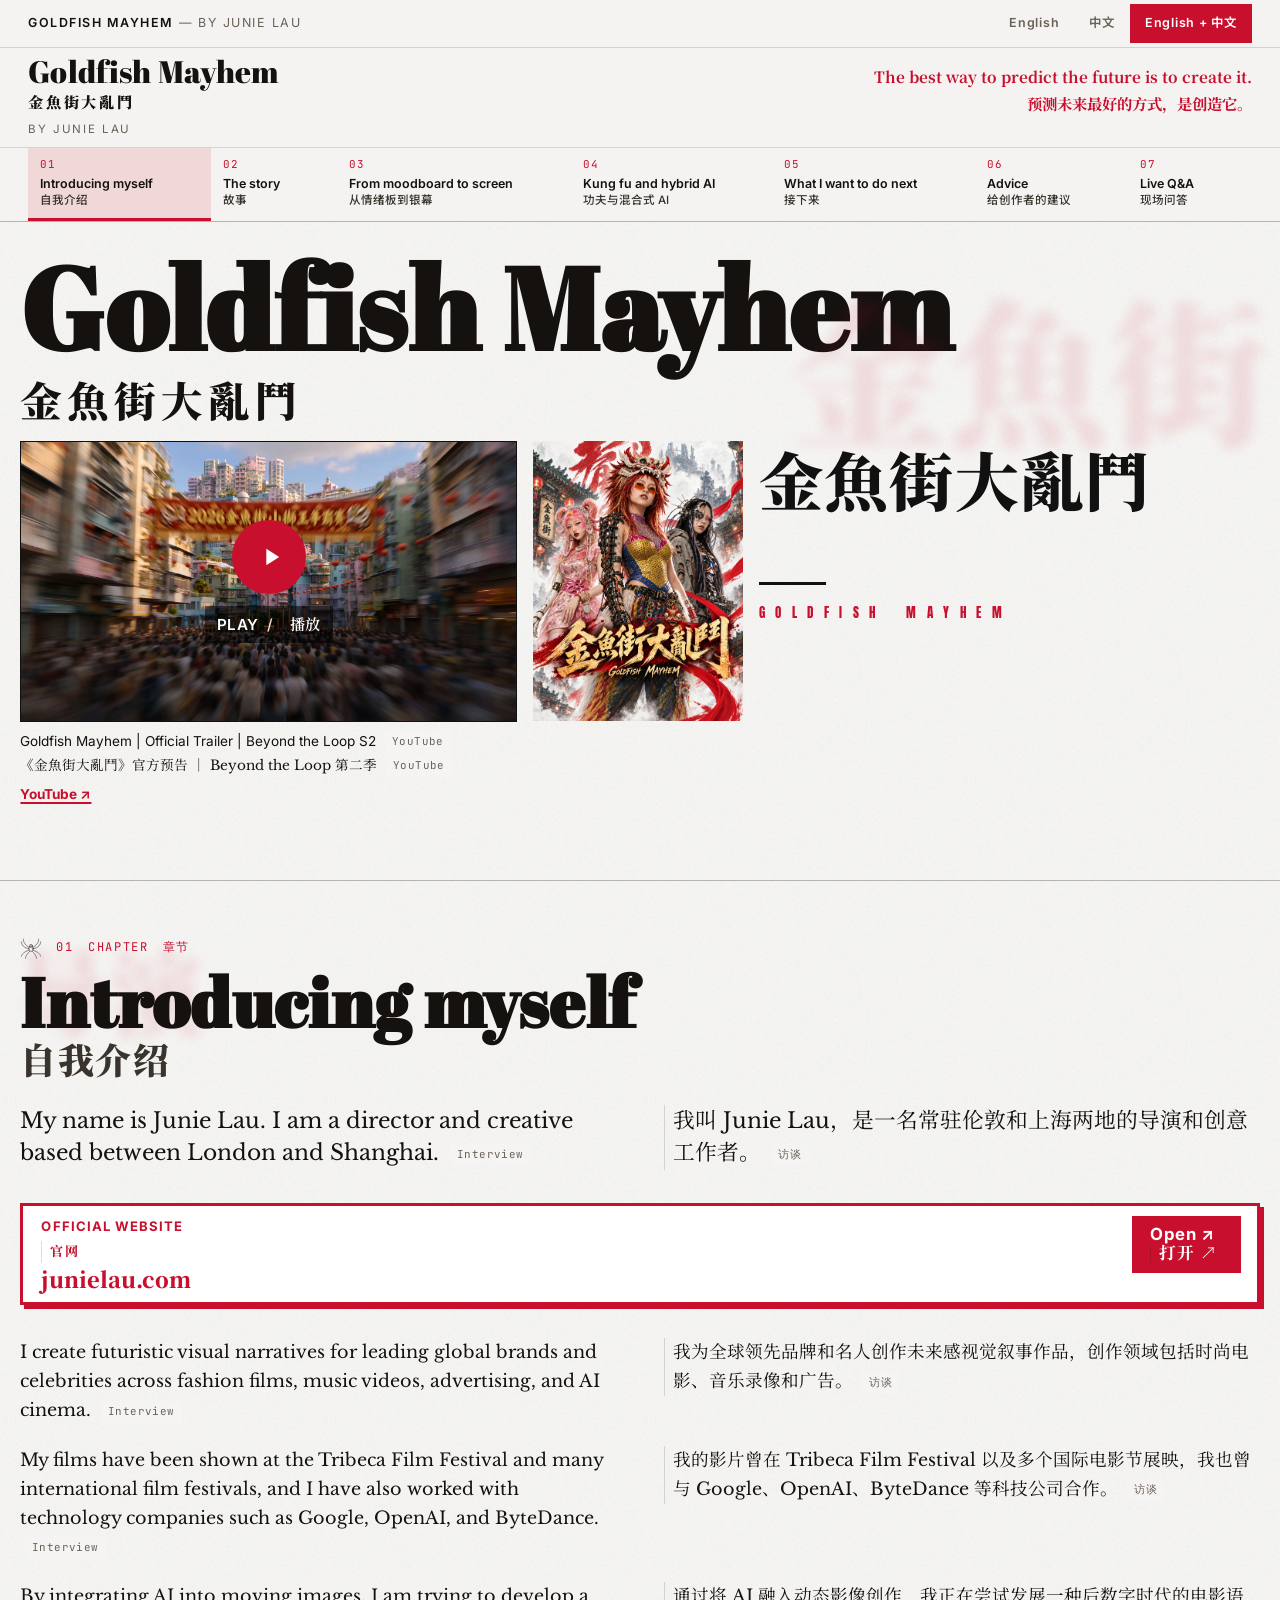
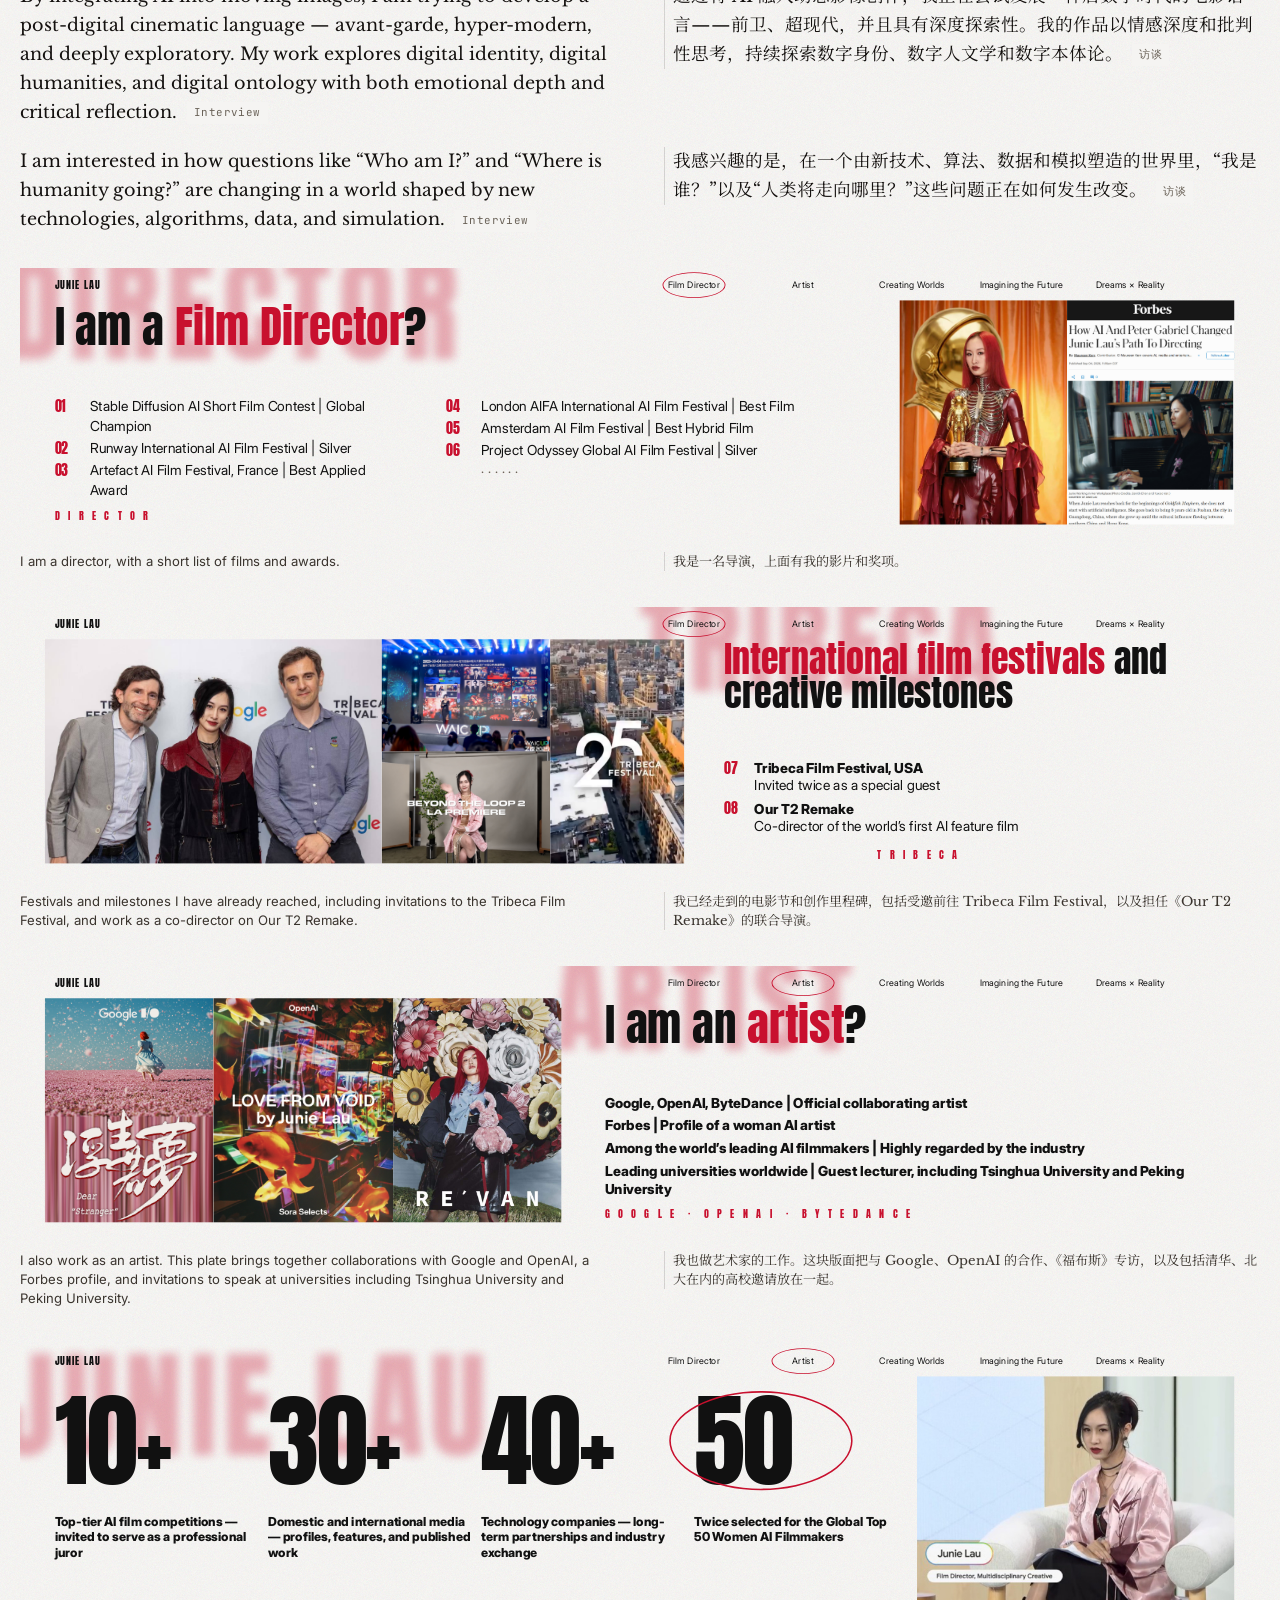
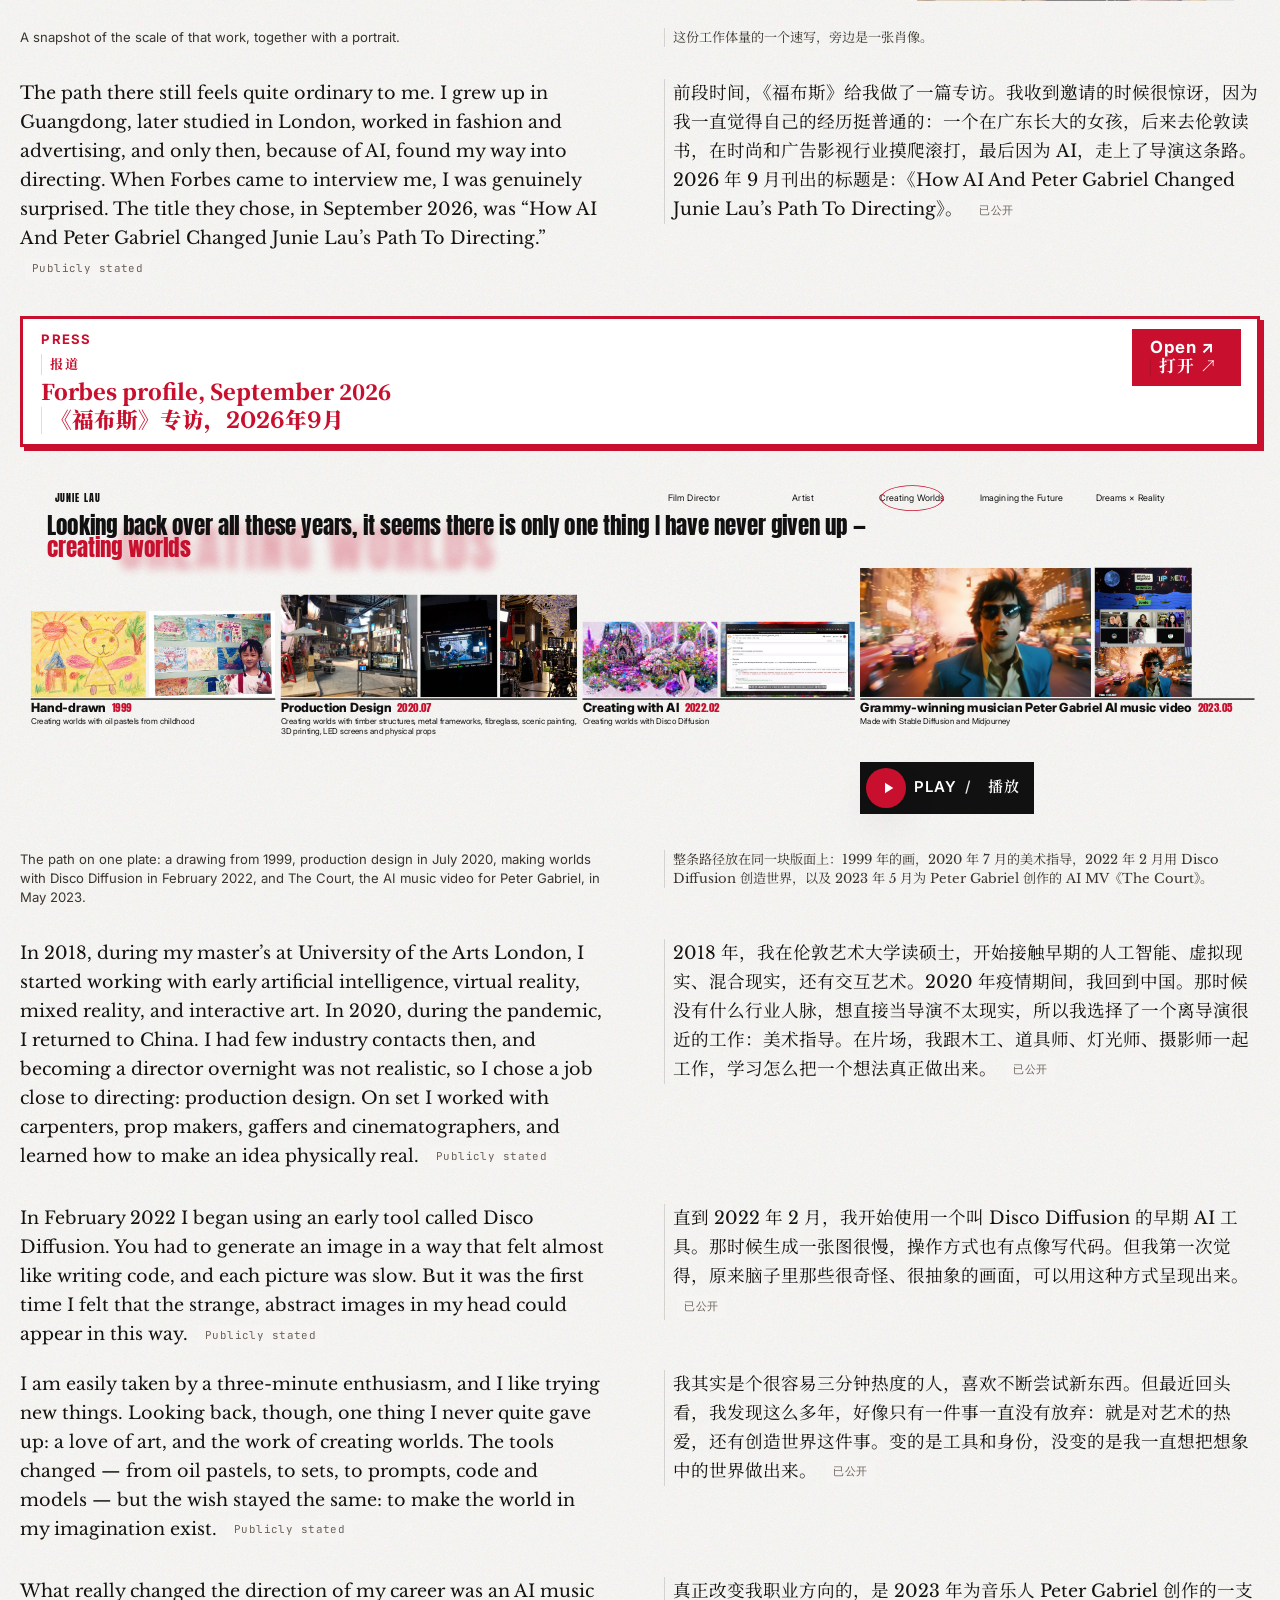
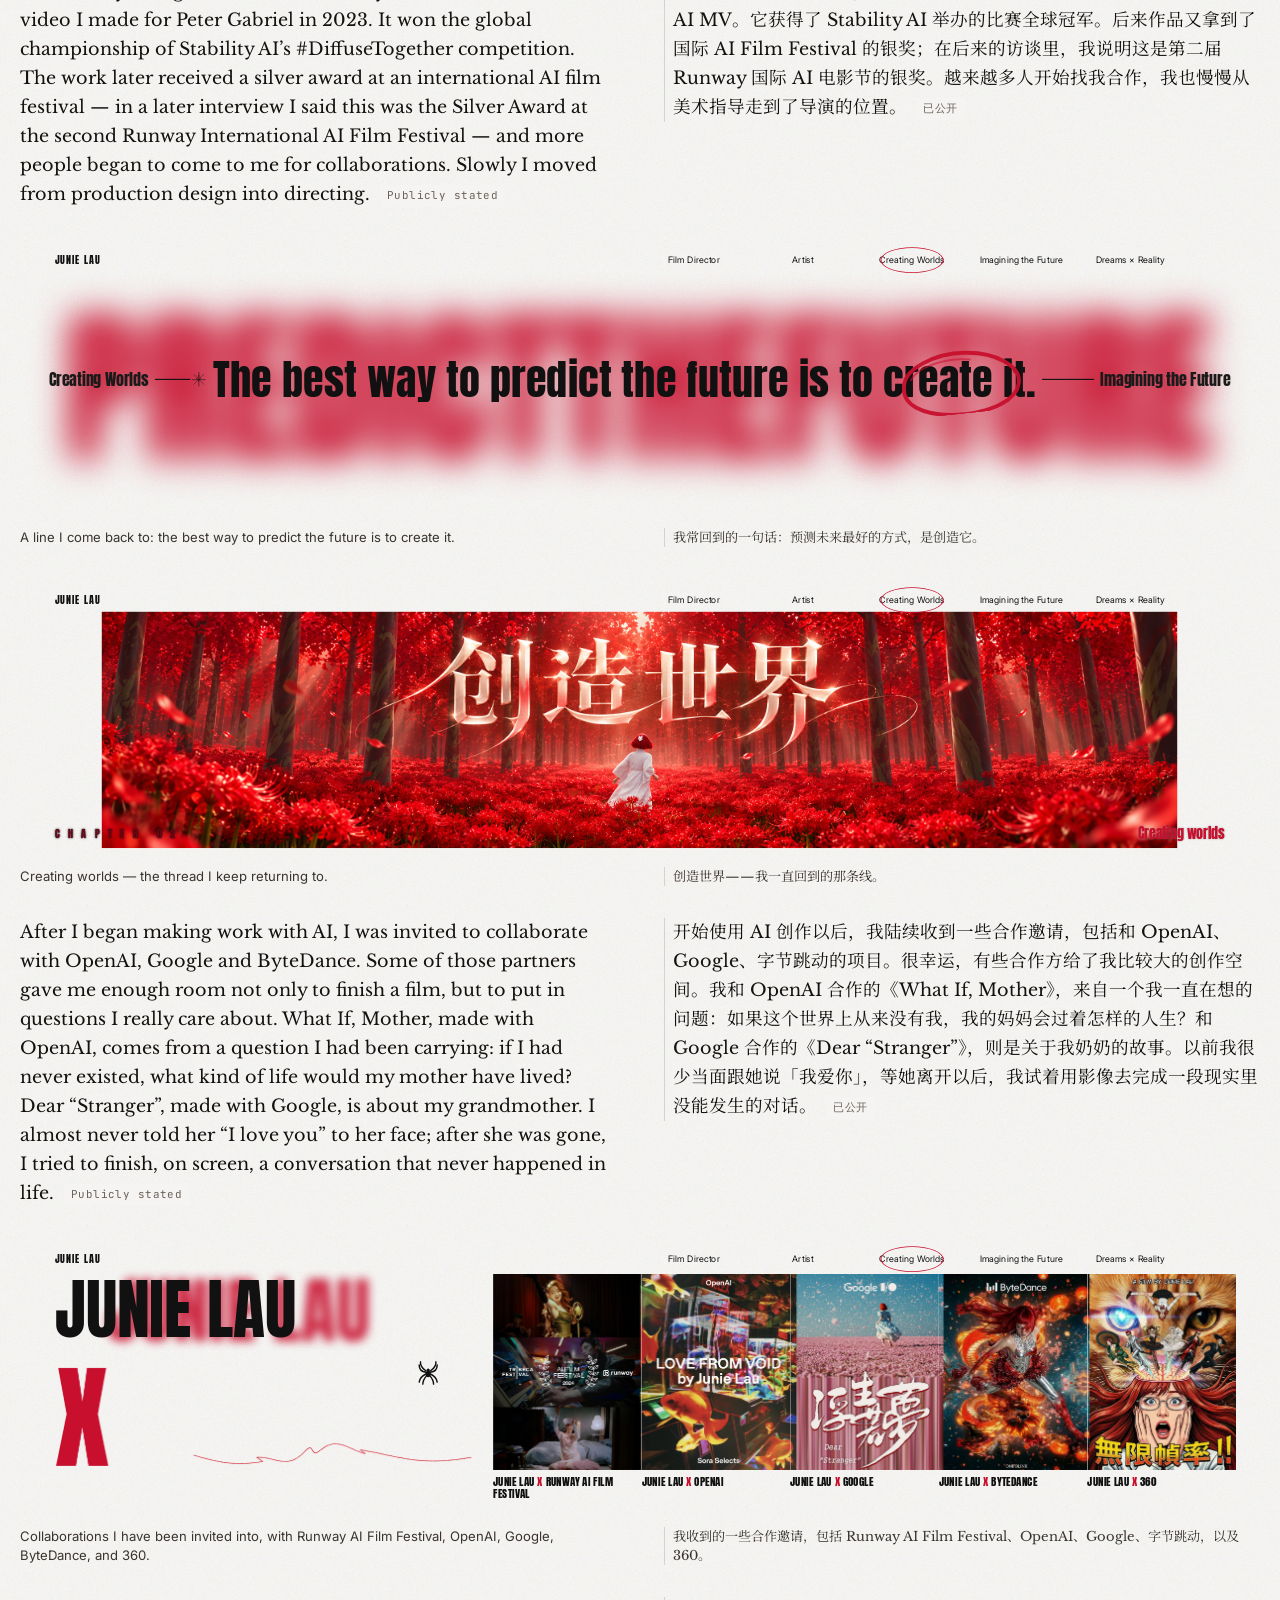
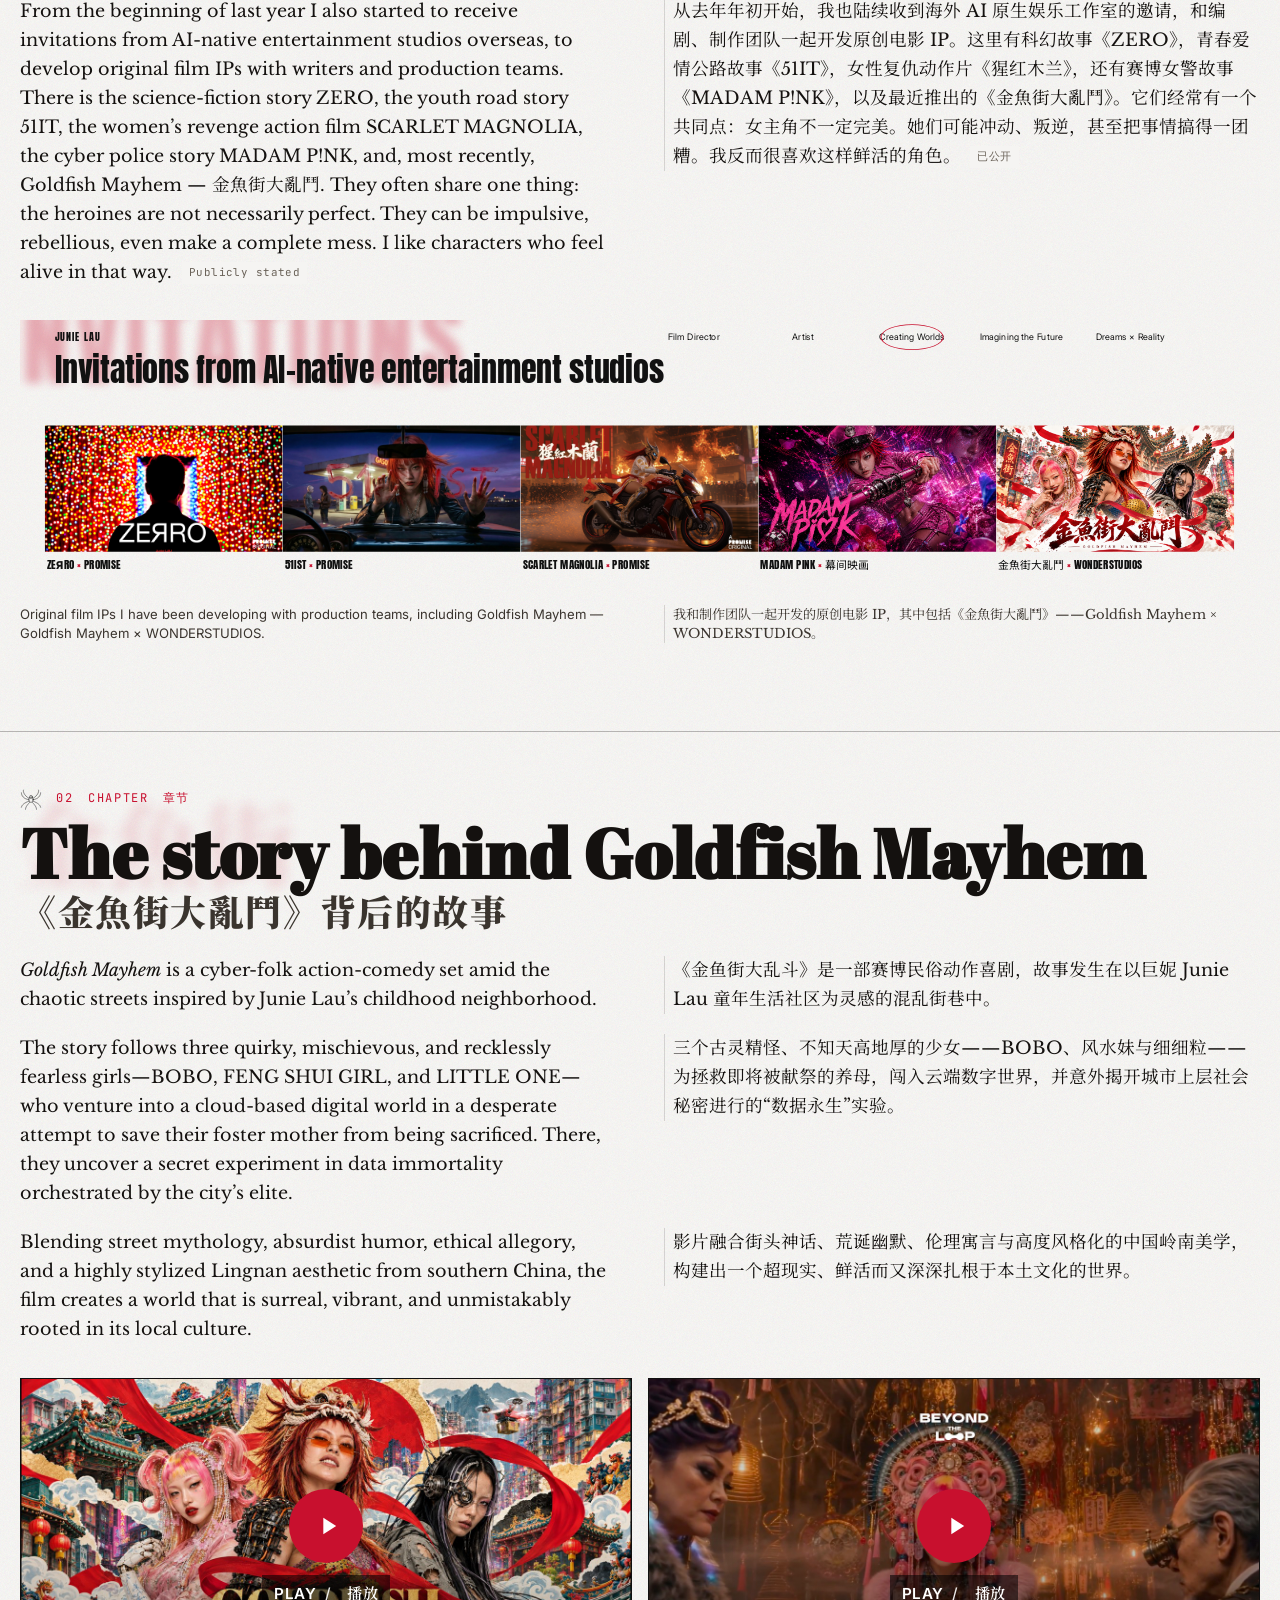
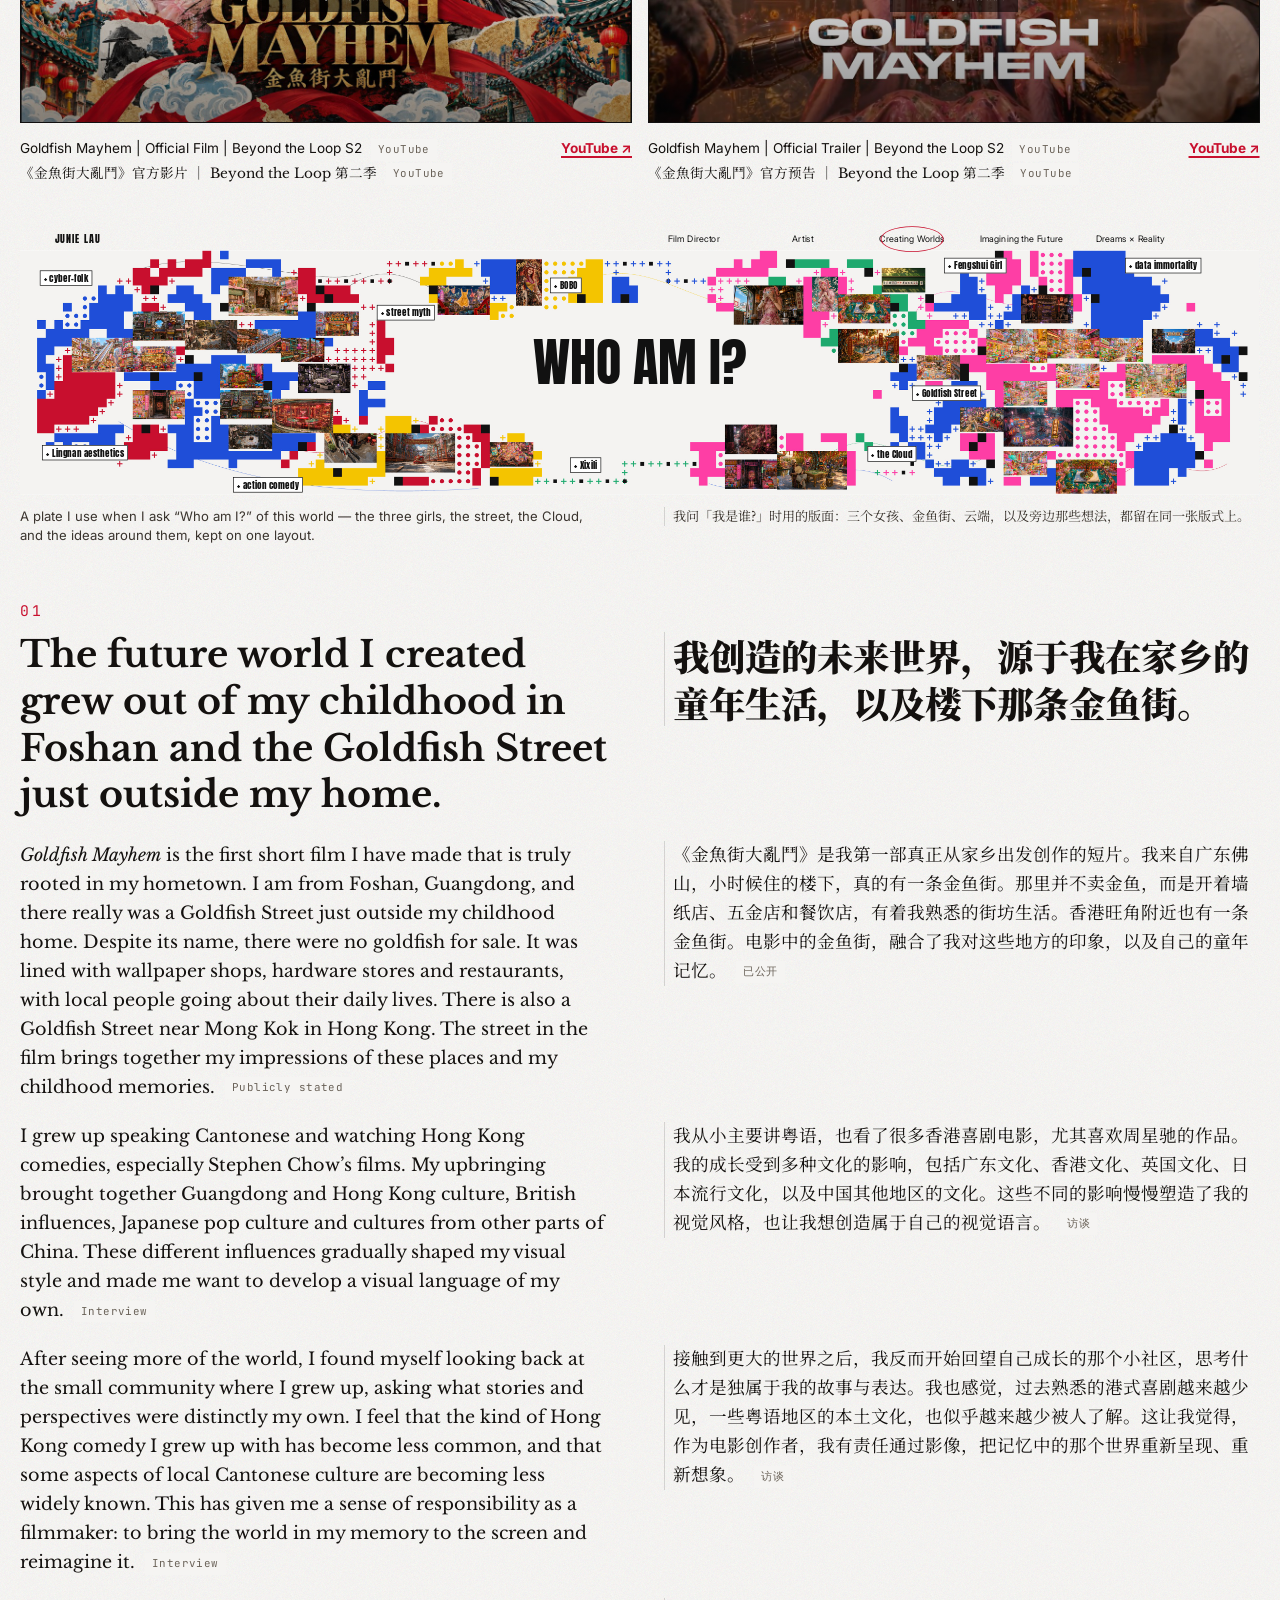
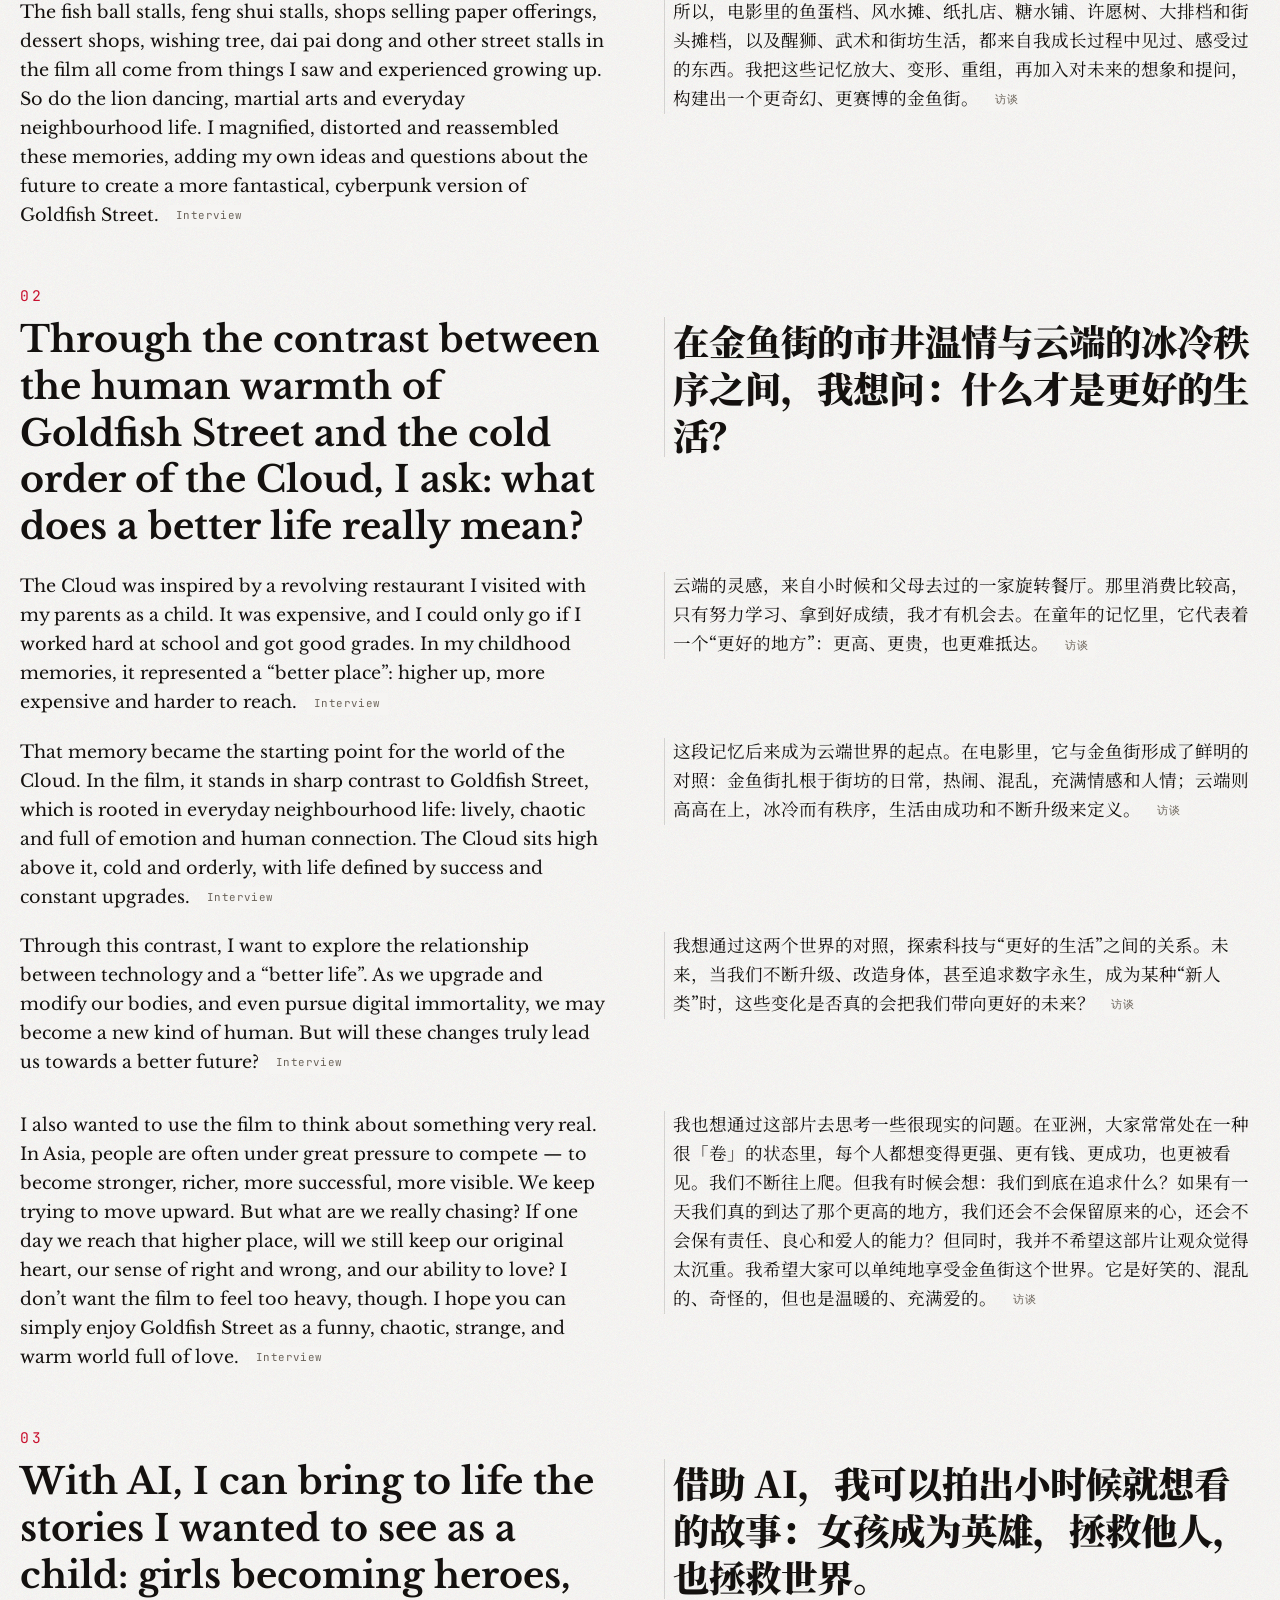
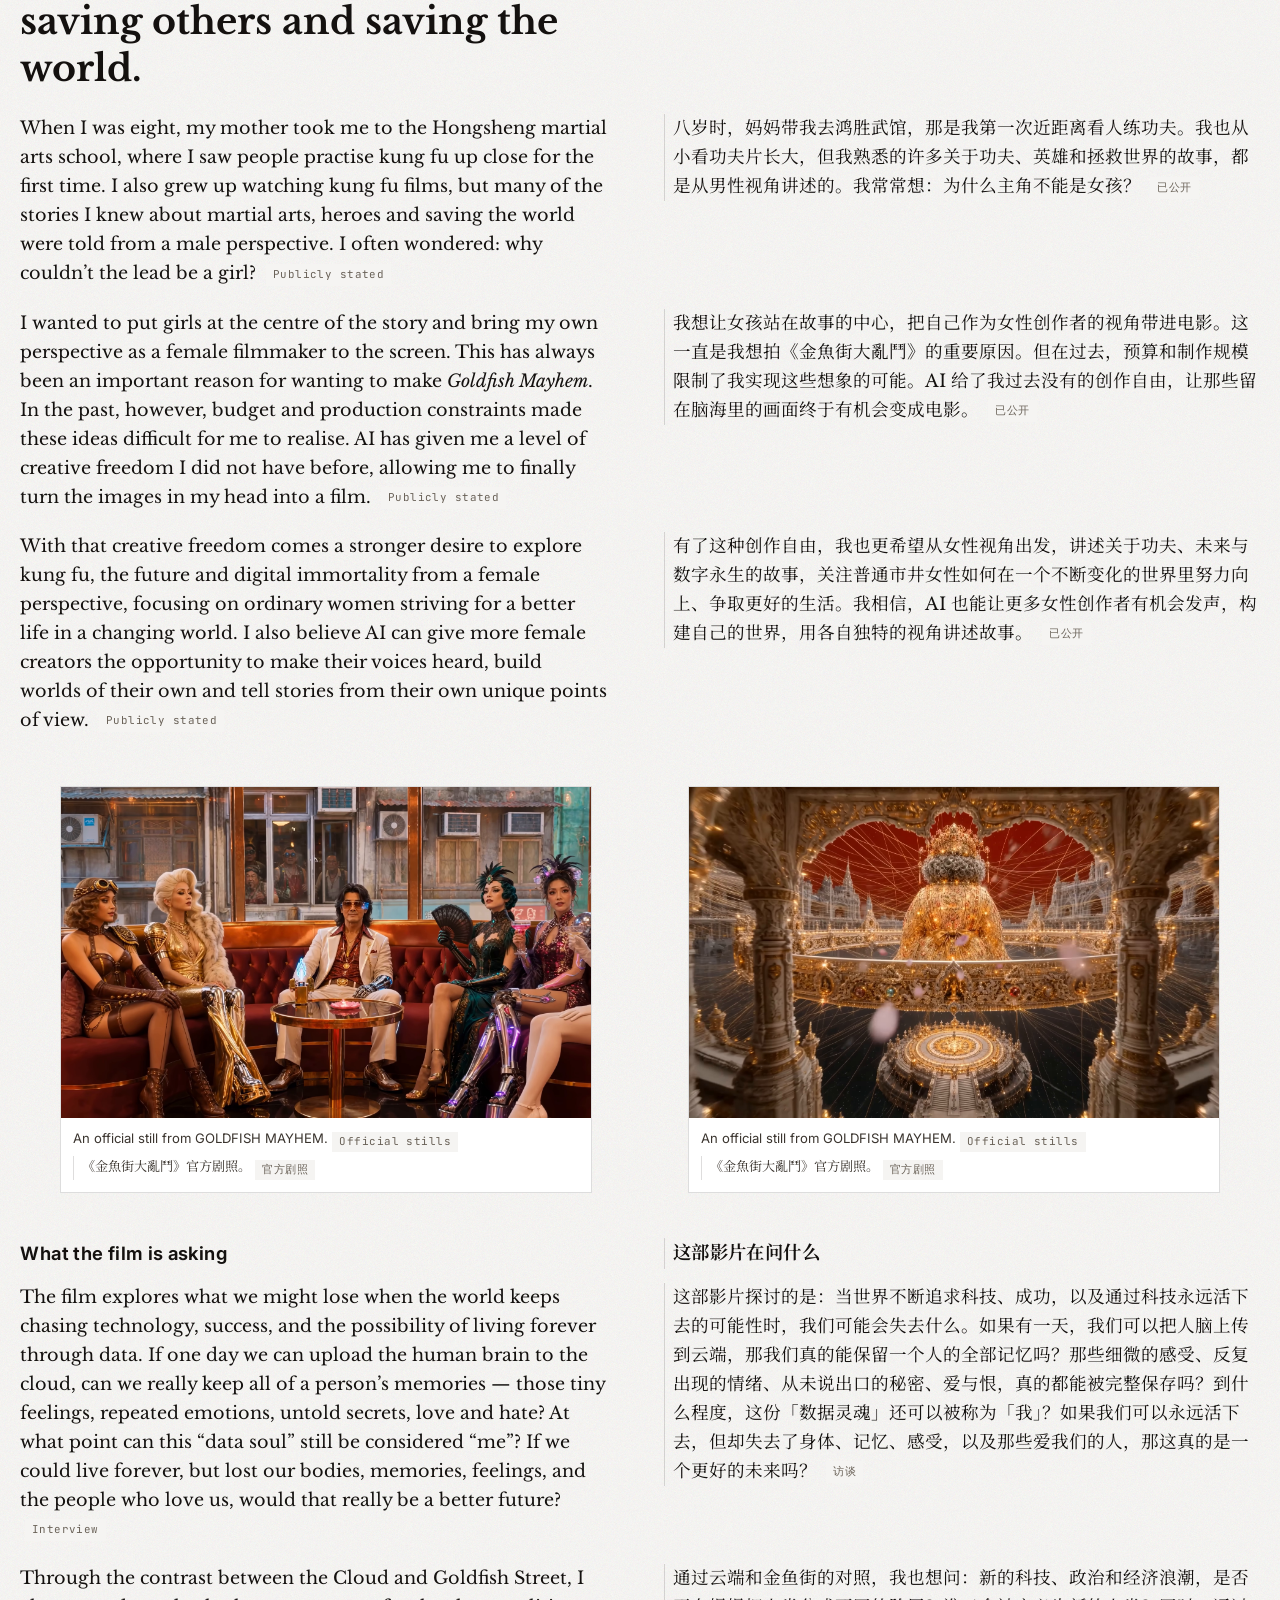
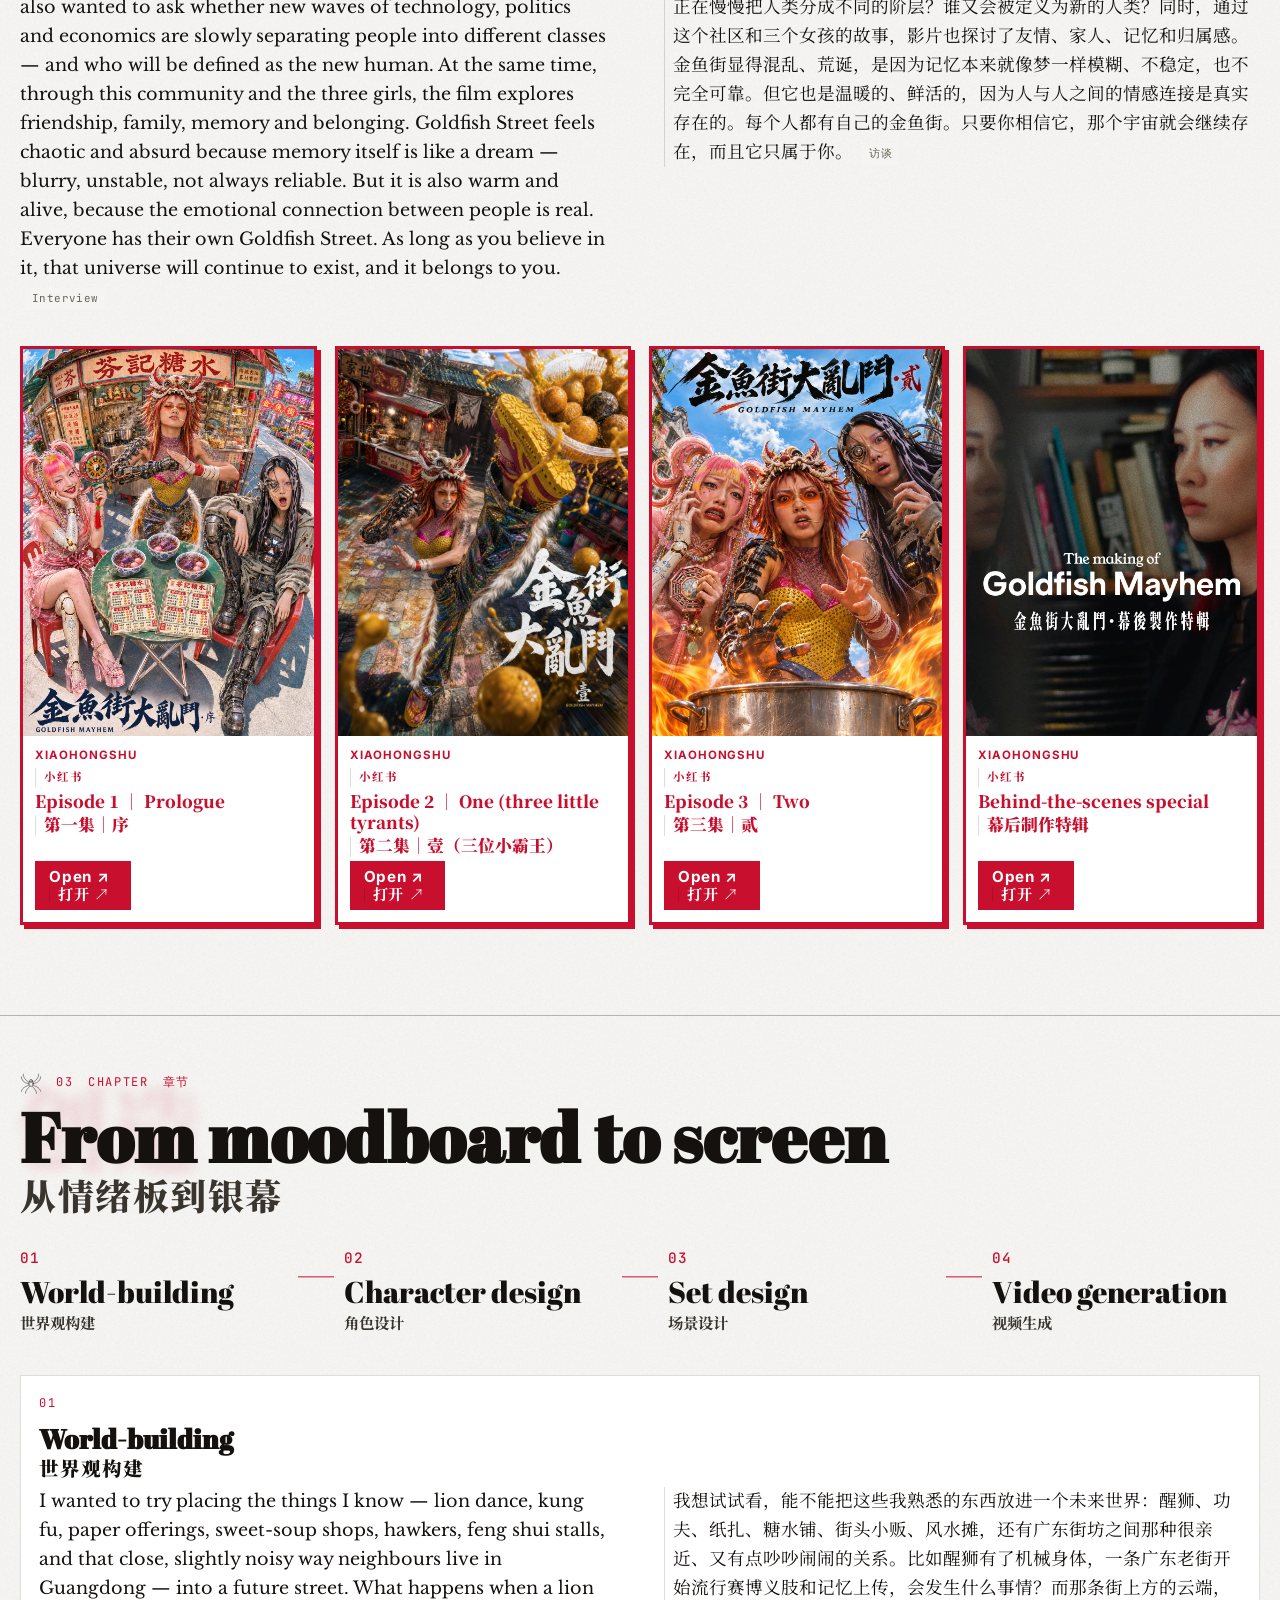
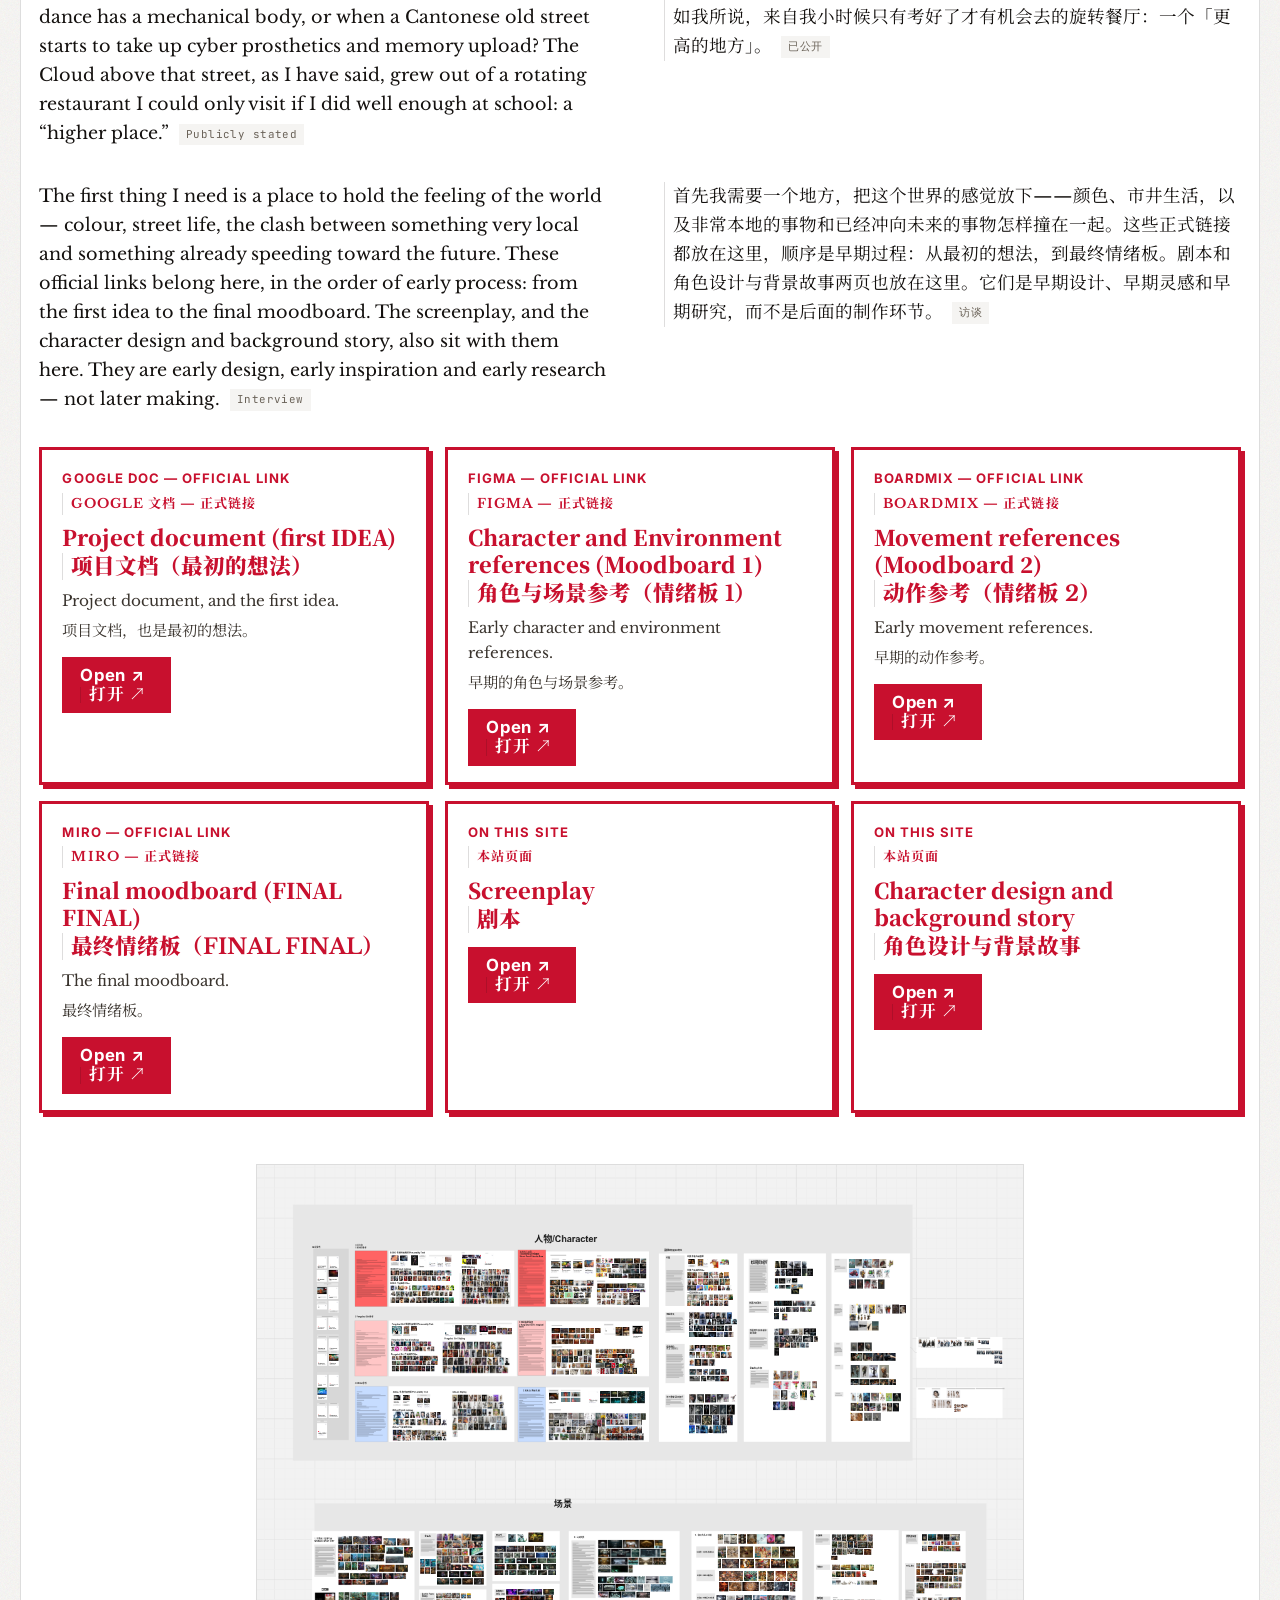
<file: index.html>
<!DOCTYPE html>
<html lang="en">
<head>
  <meta charset="utf-8">
  <meta name="viewport" content="width=device-width, initial-scale=1, viewport-fit=cover">
  <title>Goldfish Mayhem / 金魚街大亂鬥 — Junie Lau</title>
  <meta name="description" content="Junie Lau’s film Goldfish Mayhem / 金魚街大亂鬥 — introduction, story, making, and conversation.">
  <meta name="theme-color" content="#F4F3F1">
  <link rel="icon" href="data:image/svg+xml,%3Csvg xmlns='http://www.w3.org/2000/svg' viewBox='0 0 16 16'%3E%3Ccircle cx='8' cy='8' r='5' fill='%23C8102E'/%3E%3C/svg%3E">
  <link rel="preconnect" href="https://fonts.googleapis.com">
  <link rel="preconnect" href="https://fonts.gstatic.com" crossorigin>
  <link href="https://fonts.googleapis.com/css2?family=Abril+Fatface&family=Anton&family=Inter:wght@400;500;600;700;800;900&family=JetBrains+Mono:wght@400;500&family=Libre+Baskerville:ital,wght@0,400;0,700;1,400&family=Noto+Sans+SC:wght@400;500;700&family=Noto+Serif+SC:wght@400;600;700;900&display=swap" rel="stylesheet">
  <link rel="stylesheet" href="css/style.css?v=t674">
  <link rel="stylesheet" href="css/plates-06-07-09.css?v=t674">
</head>
<body data-lang="both">
  <a class="skip" href="#main">Skip to content / 跳到正文</a>
  <header class="top">
    <div class="langbar">
      <div class="credit"><b>Goldfish Mayhem</b> — by Junie Lau</div>
      <div class="lang-switch" role="toolbar" aria-label="Language / 语言"></div>
    </div>
    <div class="masthead">
      <a class="brand" href="#top">
        <span class="en-title">Goldfish Mayhem</span>
        <span class="zh-title zh">金魚街大亂鬥</span>
        <span class="by">by Junie Lau</span>
      </a>
      <div class="motto-mini"><span class="en"></span><span class="zh"></span></div>
    </div>
    <nav class="toc" aria-label="Chapters"></nav>
  </header>
  <main id="main"></main>
  <p class="foot-credit" id="foot-credit"></p>
  <div class="lb" aria-hidden="true" role="dialog" aria-label="Image viewer">
    <button class="x" type="button">Close ×</button>
    <button class="navbtn prev" type="button" aria-label="Previous">‹</button>
    <img alt="">
    <button class="navbtn next" type="button" aria-label="Next">›</button>
    <div class="cap"></div>
  </div>
  <script src="js/content.js?v=t674"></script>
  <script src="js/app.js?v=t674"></script>
</body>
</html>
</file>
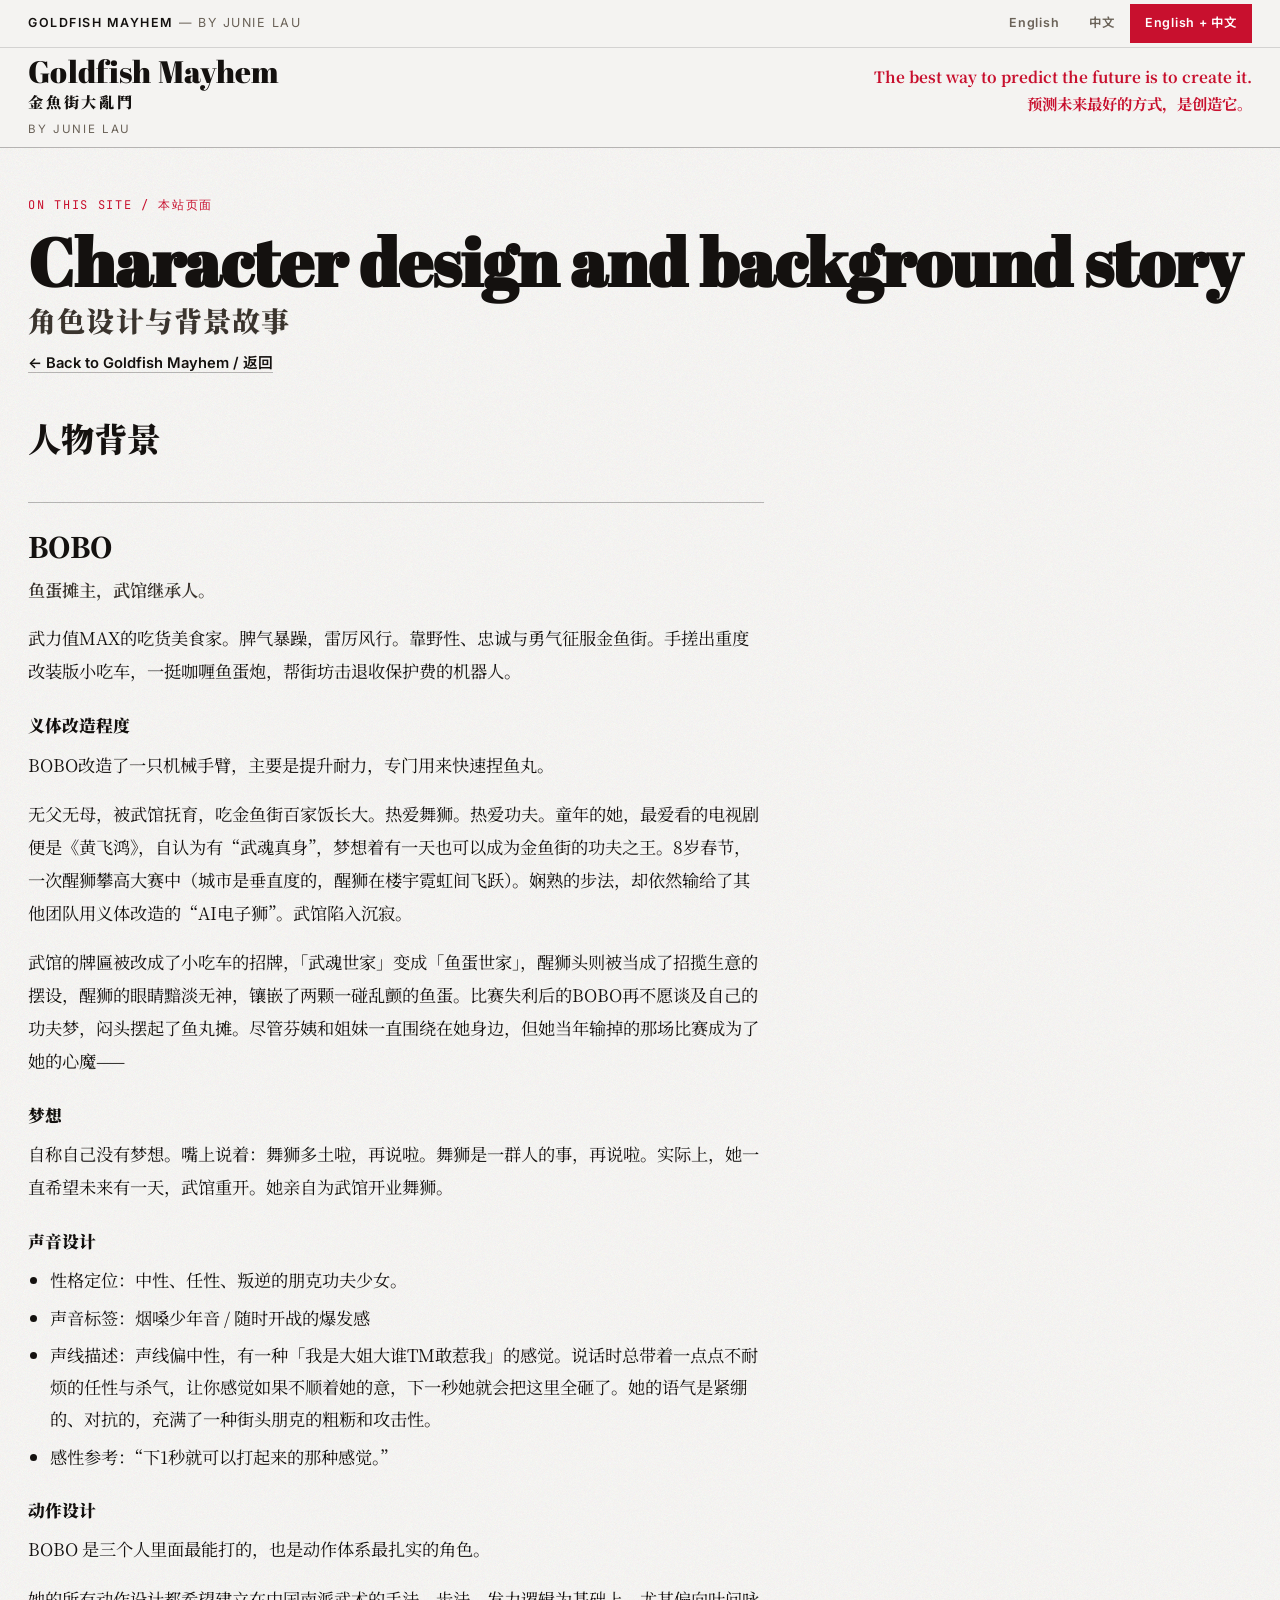
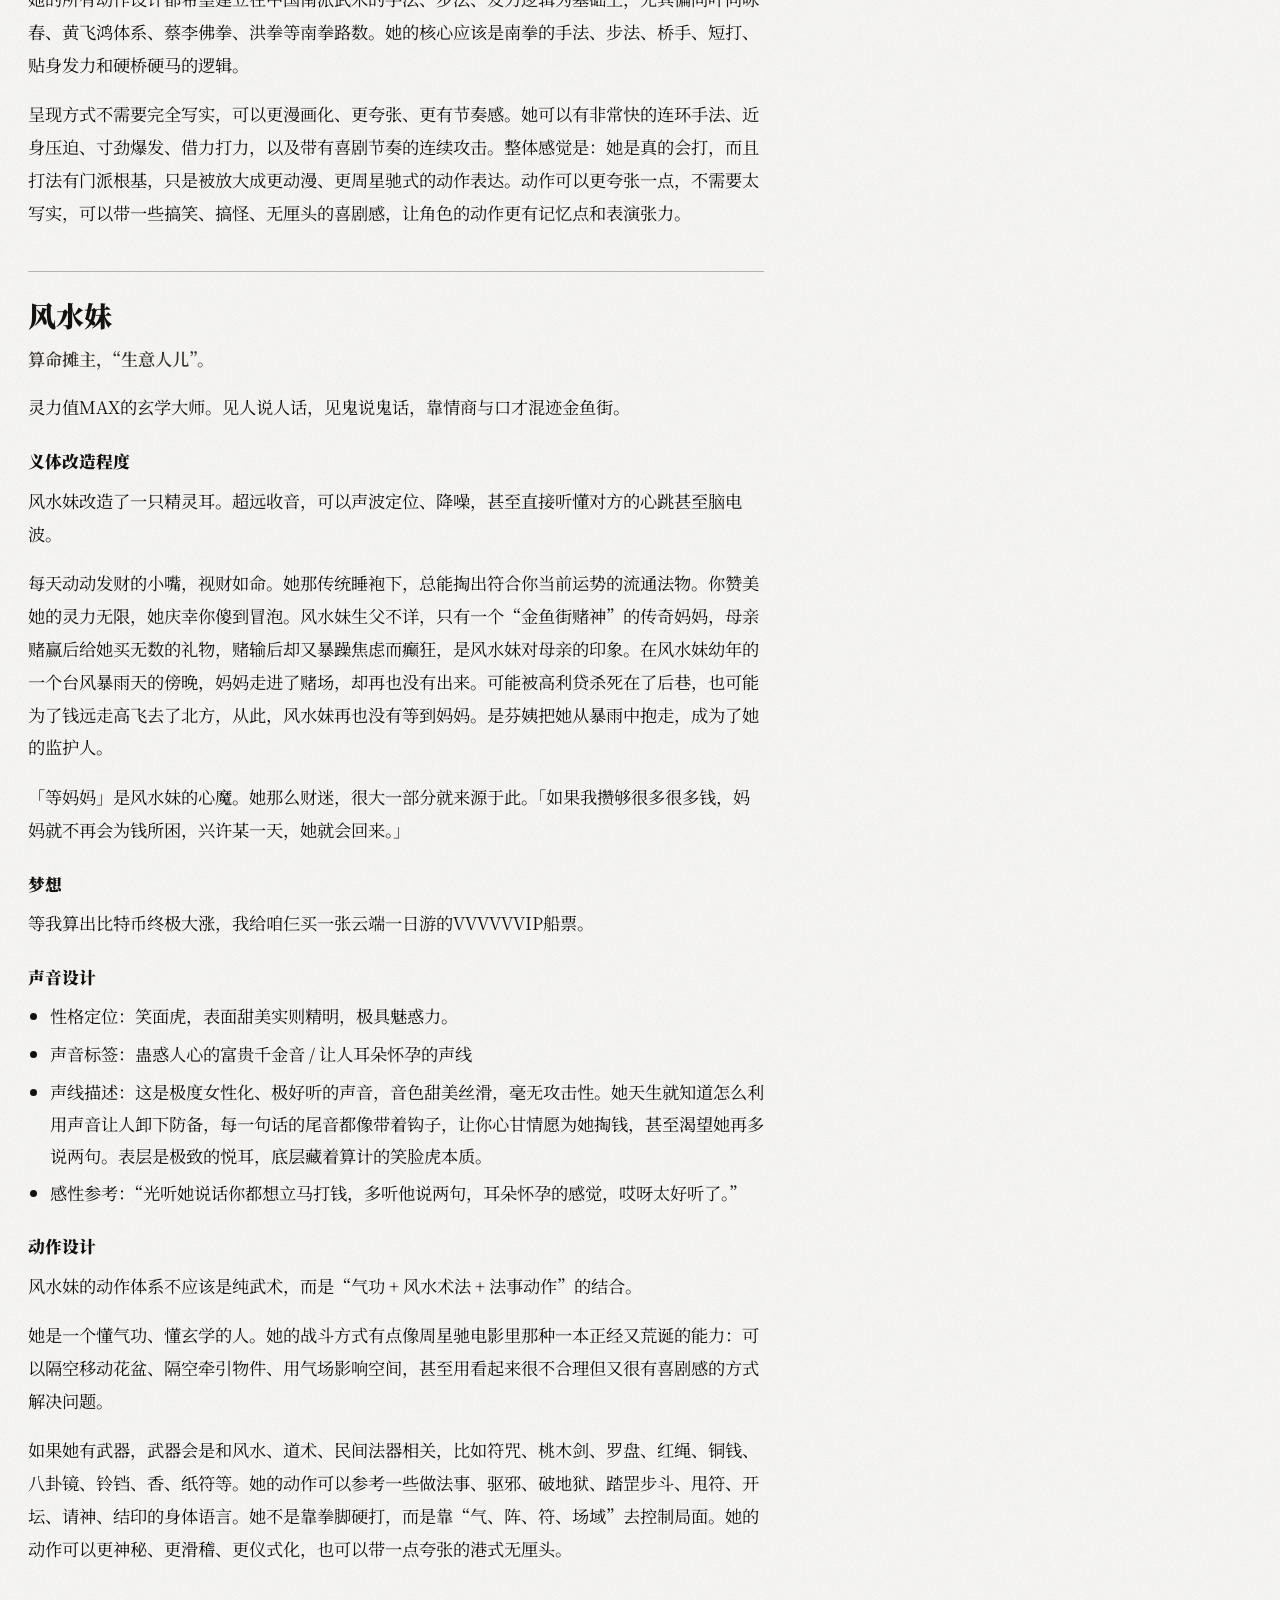
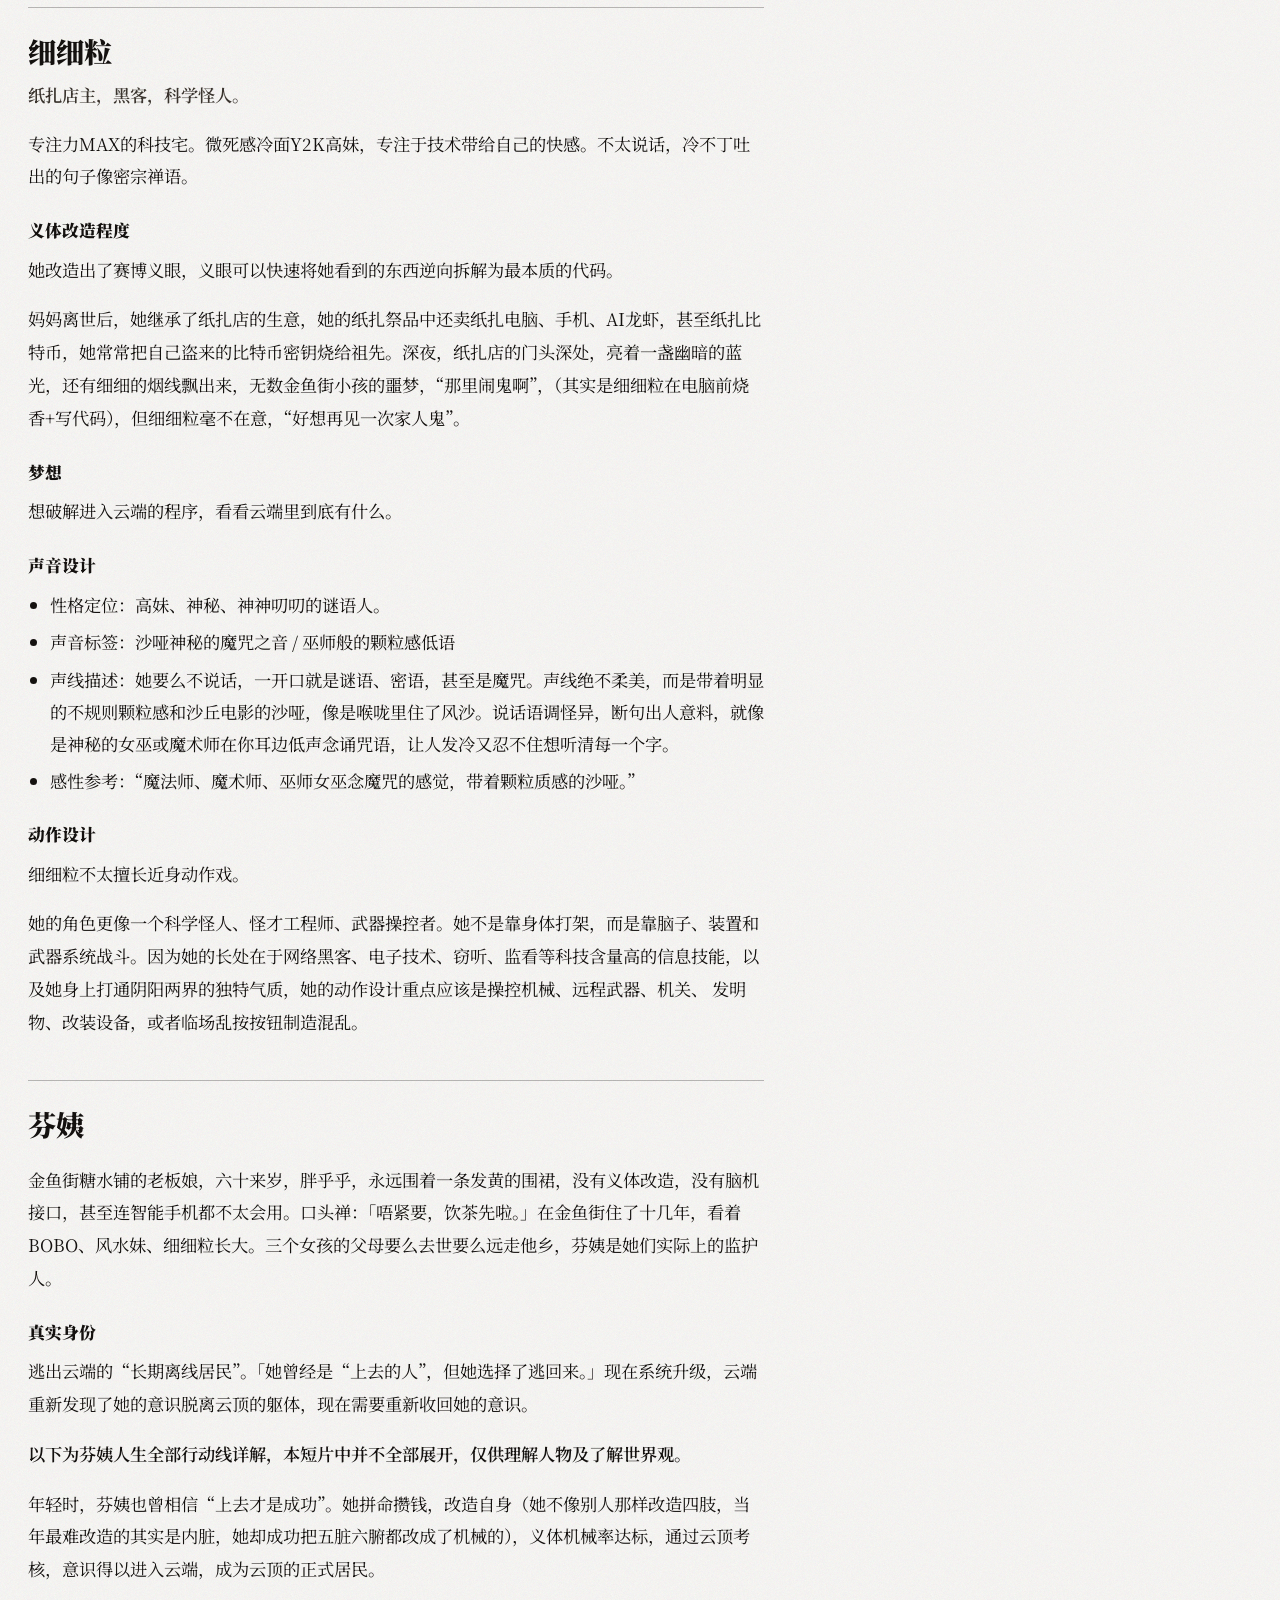
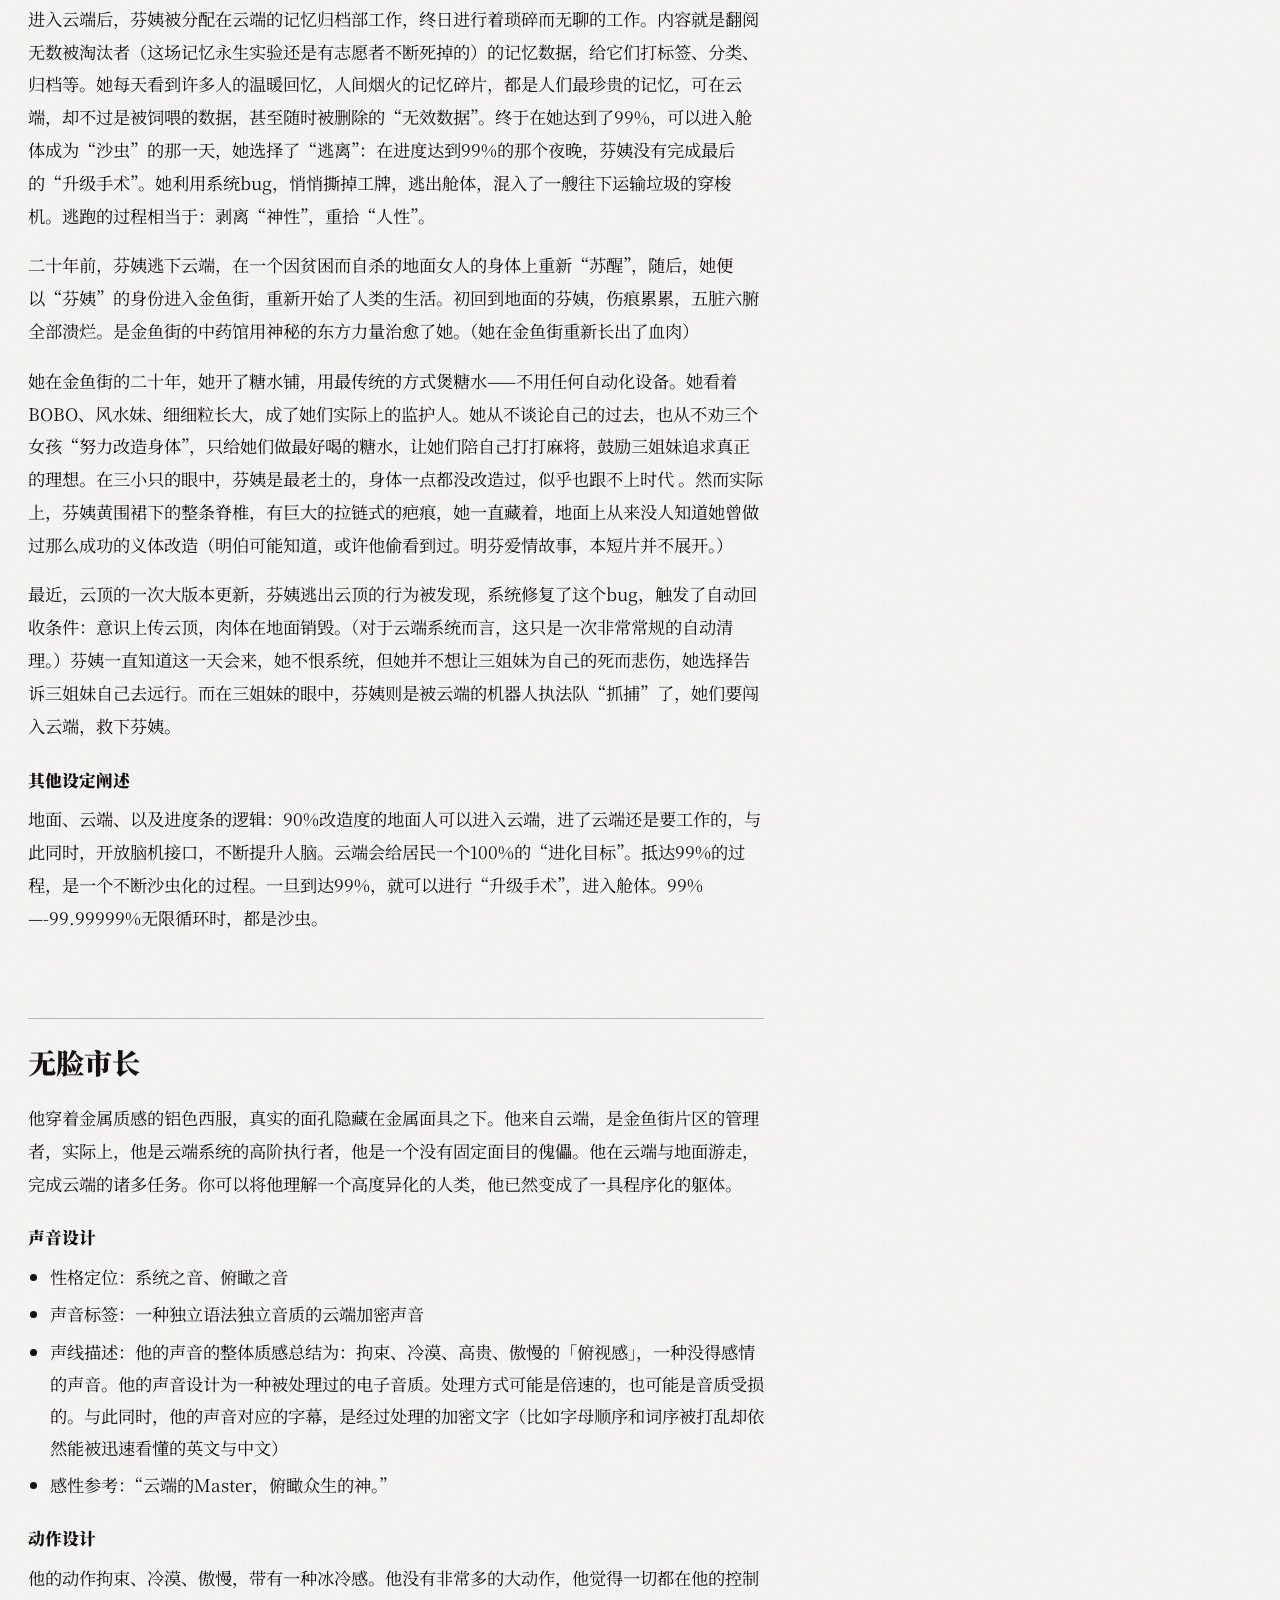
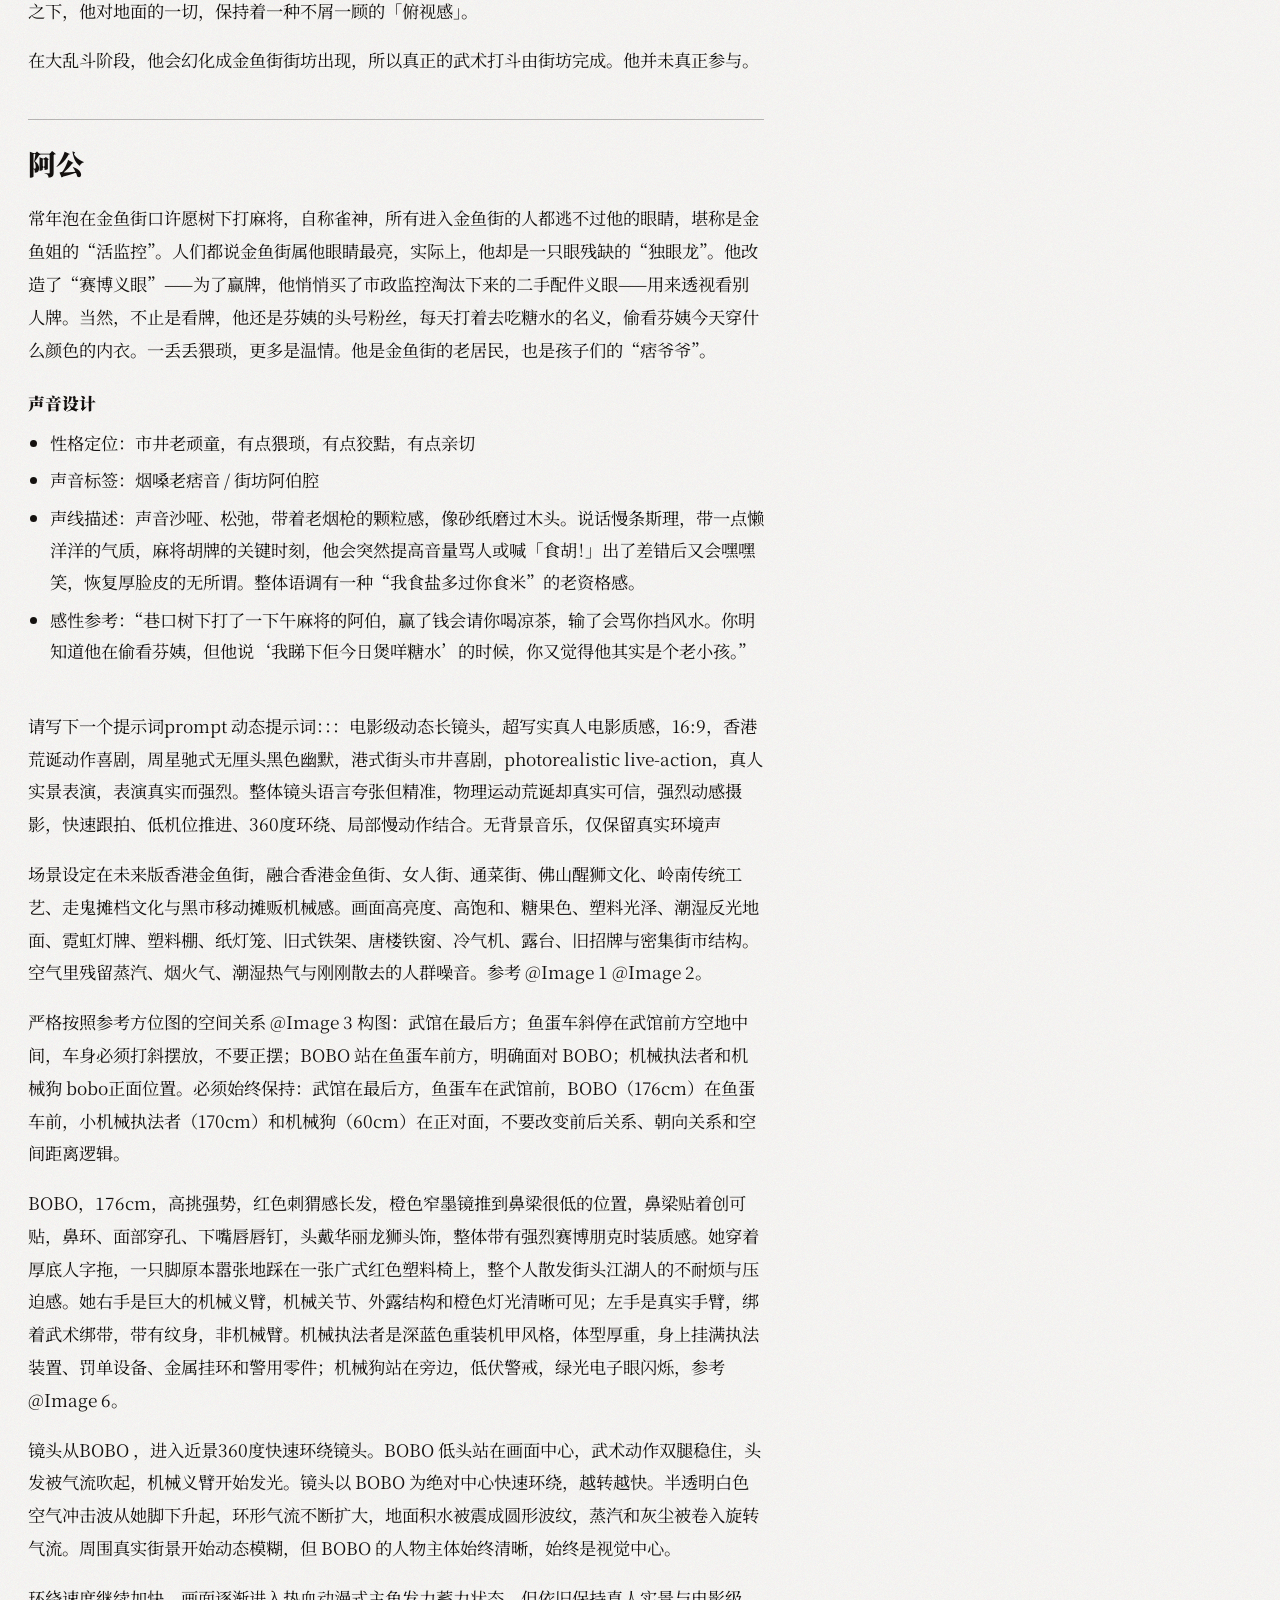
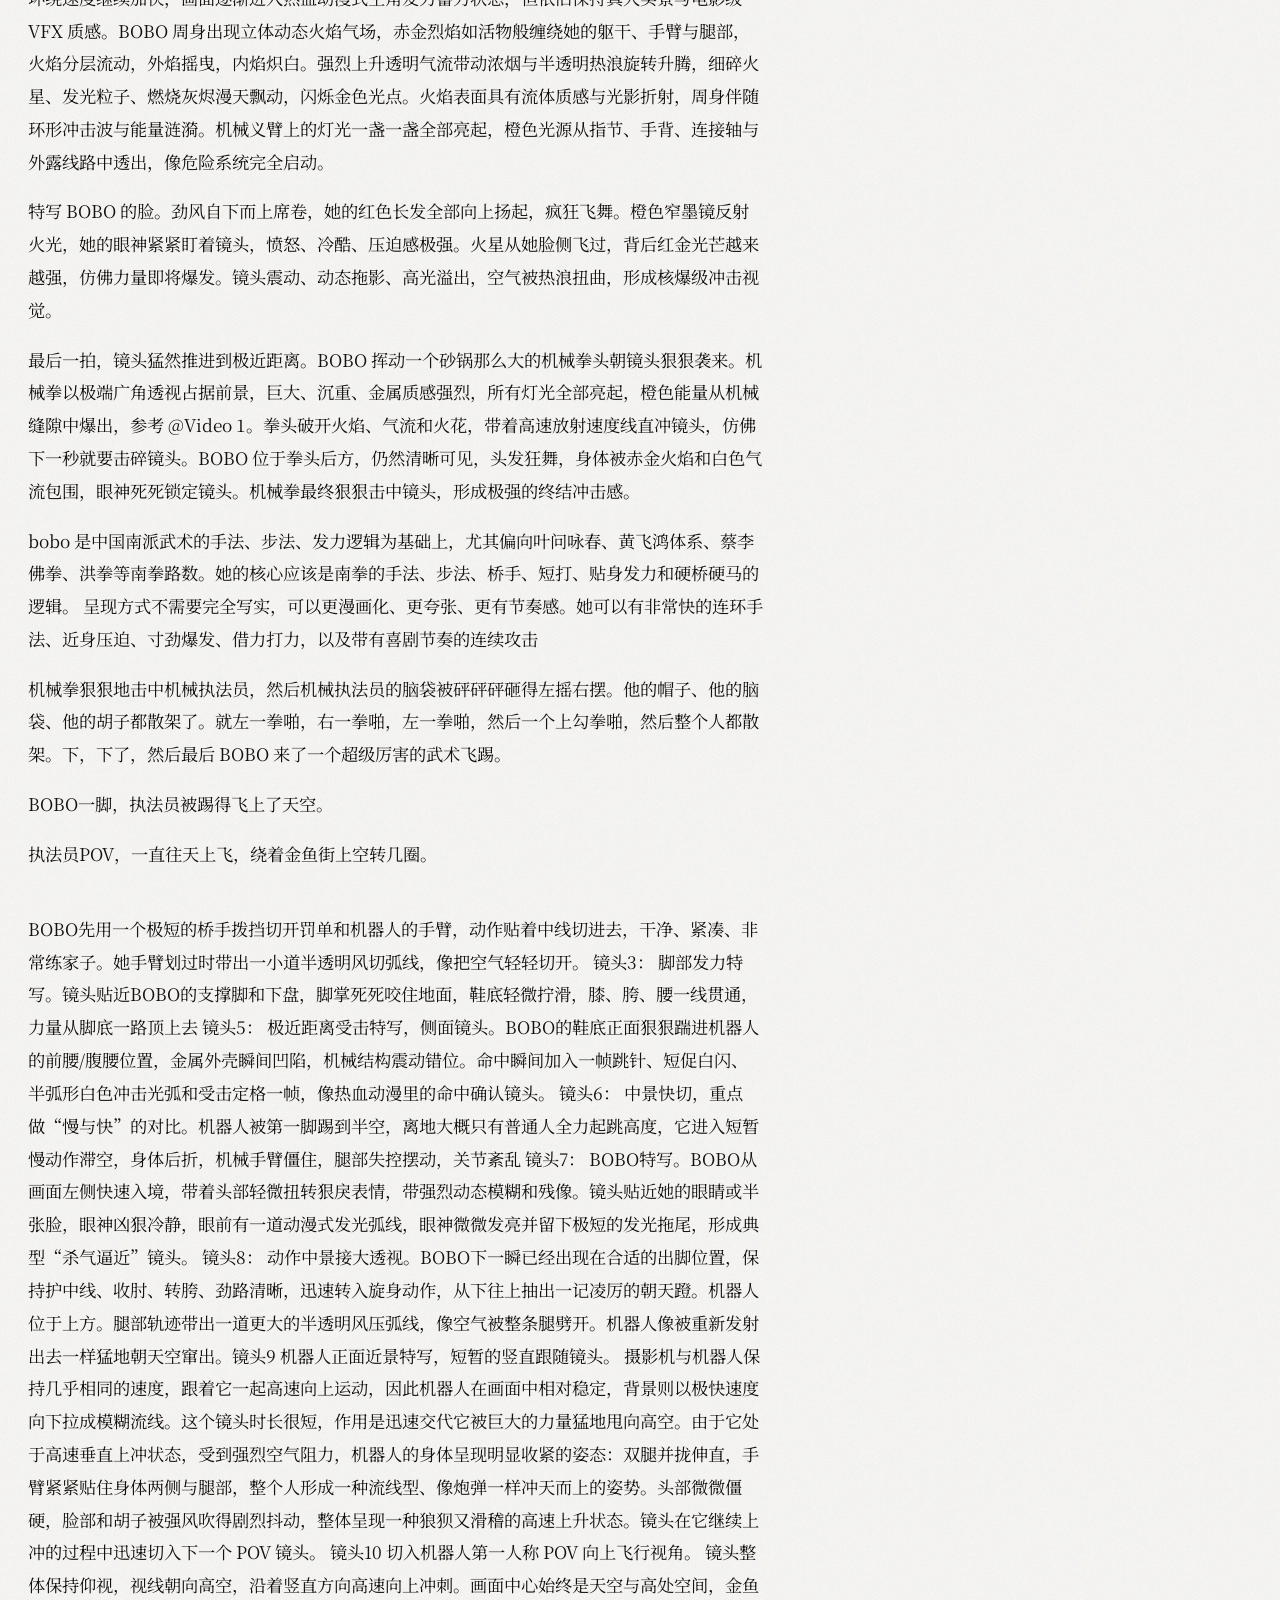
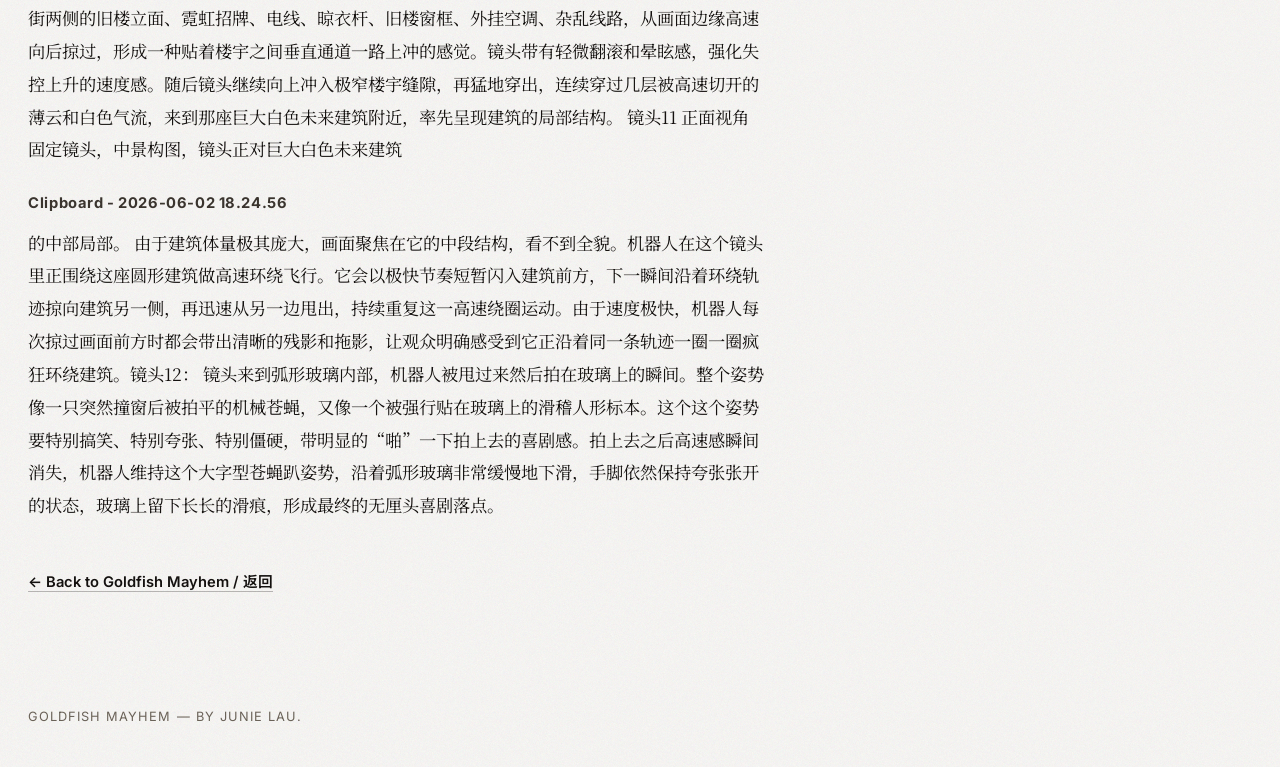
<file: character-design.html>
<!DOCTYPE html>
<html lang="zh-Hans">
<head>
  <meta charset="utf-8">
  <meta name="viewport" content="width=device-width, initial-scale=1, viewport-fit=cover">
  <title>Character design and background story / 角色设计与背景故事 — Goldfish Mayhem / 金魚街大亂鬥 — Junie Lau</title>
  <meta name="description" content="《金鱼街狂想曲》人物背景。">
  <meta name="theme-color" content="#F4F3F1">
  <link rel="icon" href="data:image/svg+xml,%3Csvg xmlns='http://www.w3.org/2000/svg' viewBox='0 0 16 16'%3E%3Ccircle cx='8' cy='8' r='5' fill='%23C8102E'/%3E%3C/svg%3E">
  <link rel="preconnect" href="https://fonts.googleapis.com">
  <link rel="preconnect" href="https://fonts.gstatic.com" crossorigin>
  <link href="https://fonts.googleapis.com/css2?family=Abril+Fatface&family=Anton&family=Inter:wght@400;500;600;700;800;900&family=JetBrains+Mono:wght@400;500&family=Libre+Baskerville:ital,wght@0,400;0,700;1,400&family=Noto+Sans+SC:wght@400;500;700&family=Noto+Serif+SC:wght@400;600;700;900&display=swap" rel="stylesheet">
  <link rel="stylesheet" href="css/style.css">
</head>
<body class="is-doc-page" data-lang="both">
  <a class="skip" href="#main">Skip to content / 跳到正文</a>
  <header class="top">
    <div class="langbar">
      <div class="credit"><b>Goldfish Mayhem</b> — by Junie Lau</div>
      <div class="lang-switch" role="toolbar" aria-label="Language / 语言">
        <button type="button" data-lang="en">English</button>
        <button type="button" data-lang="zh">中文</button>
        <button type="button" data-lang="both" aria-pressed="true">English + 中文</button>
      </div>
    </div>
    <div class="masthead">
      <a class="brand" href="index.html">
        <span class="en-title">Goldfish Mayhem</span>
        <span class="zh-title zh">金魚街大亂鬥</span>
        <span class="by">by Junie Lau</span>
      </a>
      <div class="motto-mini"><span class="en">The best way to predict the future is to create it.</span><span class="zh">预测未来最好的方式，是创造它。</span></div>
    </div>
  </header>
  <main id="main">
    <article class="doc-shell">
      <p class="kicker">On this site / 本站页面</p>
      <h1><span class="en">Character design and background story</span><span class="zh title-zh">角色设计与背景故事</span></h1>
      <p class="doc-back"><a href="index.html#worldbuilding">← Back to Goldfish Mayhem / 返回</a></p>
      <div class="doc-article">
<h2 class="doc-work-title">人物背景</h2>
<header class="doc-char"><h3 class="doc-char-name">BOBO</h3><p class="doc-role">鱼蛋摊主，武馆继承人。</p></header>
<p class="doc-p">武力值MAX的吃货美食家。脾气暴躁，雷厉风行。靠野性、忠诚与勇气征服金鱼街。手搓出重度改装版小吃车，一挺咖喱鱼蛋炮，帮街坊击退收保护费的机器人。</p>
<h4 class="doc-field">义体改造程度</h4><p class="doc-p">BOBO改造了一只机械手臂，主要是提升耐力，专门用来快速捏鱼丸。</p>
<p class="doc-p">无父无母，被武馆抚育，吃金鱼街百家饭长大。热爱舞狮。热爱功夫。童年的她，最爱看的电视剧便是《黄飞鸿》，自认为有“武魂真身”，梦想着有一天也可以成为金鱼街的功夫之王。8岁春节，一次醒狮攀高大赛中（城市是垂直度的，醒狮在楼宇霓虹间飞跃）。娴熟的步法，却依然输给了其他团队用义体改造的“AI电子狮”。武馆陷入沉寂。</p>
<p class="doc-p">武馆的牌匾被改成了小吃车的招牌，「武魂世家」变成「鱼蛋世家」，醒狮头则被当成了招揽生意的摆设，醒狮的眼睛黯淡无神，镶嵌了两颗一碰乱颤的鱼蛋。比赛失利后的BOBO再不愿谈及自己的功夫梦，闷头摆起了鱼丸摊。尽管芬姨和姐妹一直围绕在她身边，但她当年输掉的那场比赛成为了她的心魔——</p>
<h4 class="doc-field">梦想</h4><p class="doc-p">自称自己没有梦想。嘴上说着：舞狮多土啦，再说啦。舞狮是一群人的事，再说啦。实际上，她一直希望未来有一天，武馆重开。她亲自为武馆开业舞狮。</p>
<h4 class="doc-field">声音设计</h4><ul class="doc-list"><li>性格定位：中性、任性、叛逆的朋克功夫少女。</li><li>声音标签：烟嗓少年音 / 随时开战的爆发感</li><li>声线描述：声线偏中性，有一种「我是大姐大谁TM敢惹我」的感觉。说话时总带着一点点不耐烦的任性与杀气，让你感觉如果不顺着她的意，下一秒她就会把这里全砸了。她的语气是紧绷的、对抗的，充满了一种街头朋克的粗粝和攻击性。</li><li>感性参考：“下1秒就可以打起来的那种感觉。”</li></ul>
<h4 class="doc-field">动作设计</h4><p class="doc-p">BOBO 是三个人里面最能打的，也是动作体系最扎实的角色。</p>
<p class="doc-p">她的所有动作设计都希望建立在中国南派武术的手法、步法、发力逻辑为基础上，尤其偏向叶问咏春、黄飞鸿体系、蔡李佛拳、洪拳等南拳路数。她的核心应该是南拳的手法、步法、桥手、短打、贴身发力和硬桥硬马的逻辑。</p>
<p class="doc-p">呈现方式不需要完全写实，可以更漫画化、更夸张、更有节奏感。她可以有非常快的连环手法、近身压迫、寸劲爆发、借力打力，以及带有喜剧节奏的连续攻击。整体感觉是：她是真的会打，而且打法有门派根基，只是被放大成更动漫、更周星驰式的动作表达。动作可以更夸张一点，不需要太写实，可以带一些搞笑、搞怪、无厘头的喜剧感，让角色的动作更有记忆点和表演张力。</p>
<header class="doc-char"><h3 class="doc-char-name">风水妹</h3><p class="doc-role">算命摊主，“生意人儿”。</p></header>
<p class="doc-p">灵力值MAX的玄学大师。见人说人话，见鬼说鬼话，靠情商与口才混迹金鱼街。</p>
<h4 class="doc-field">义体改造程度</h4><p class="doc-p">风水妹改造了一只精灵耳。超远收音，可以声波定位、降噪，甚至直接听懂对方的心跳甚至脑电波。</p>
<p class="doc-p">每天动动发财的小嘴，视财如命。她那传统睡袍下，总能掏出符合你当前运势的流通法物。你赞美她的灵力无限，她庆幸你傻到冒泡。风水妹生父不详，只有一个“金鱼街赌神”的传奇妈妈，母亲赌赢后给她买无数的礼物，赌输后却又暴躁焦虑而癫狂，是风水妹对母亲的印象。在风水妹幼年的一个台风暴雨天的傍晚，妈妈走进了赌场，却再也没有出来。可能被高利贷杀死在了后巷，也可能为了钱远走高飞去了北方，从此，风水妹再也没有等到妈妈。是芬姨把她从暴雨中抱走，成为了她的监护人。</p>
<p class="doc-p">「等妈妈」是风水妹的心魔。她那么财迷，很大一部分就来源于此。「如果我攒够很多很多钱，妈妈就不再会为钱所困，兴许某一天，她就会回来。」</p>
<h4 class="doc-field">梦想</h4><p class="doc-p">等我算出比特币终极大涨，我给咱仨买一张云端一日游的VVVVVVIP船票。</p>
<h4 class="doc-field">声音设计</h4><ul class="doc-list"><li>性格定位：笑面虎，表面甜美实则精明，极具魅惑力。</li><li>声音标签：蛊惑人心的富贵千金音 / 让人耳朵怀孕的声线</li><li>声线描述：这是极度女性化、极好听的声音，音色甜美丝滑，毫无攻击性。她天生就知道怎么利用声音让人卸下防备，每一句话的尾音都像带着钩子，让你心甘情愿为她掏钱，甚至渴望她再多说两句。表层是极致的悦耳，底层藏着算计的笑脸虎本质。</li><li>感性参考：“光听她说话你都想立马打钱，多听他说两句，耳朵怀孕的感觉，哎呀太好听了。”</li></ul>
<h4 class="doc-field">动作设计</h4><p class="doc-p">风水妹的动作体系不应该是纯武术，而是“气功 + 风水术法 + 法事动作”的结合。</p>
<p class="doc-p">她是一个懂气功、懂玄学的人。她的战斗方式有点像周星驰电影里那种一本正经又荒诞的能力：可以隔空移动花盆、隔空牵引物件、用气场影响空间，甚至用看起来很不合理但又很有喜剧感的方式解决问题。</p>
<p class="doc-p">如果她有武器，武器会是和风水、道术、民间法器相关，比如符咒、桃木剑、罗盘、红绳、铜钱、八卦镜、铃铛、香、纸符等。她的动作可以参考一些做法事、驱邪、破地狱、踏罡步斗、甩符、开坛、请神、结印的身体语言。她不是靠拳脚硬打，而是靠“气、阵、符、场域”去控制局面。她的动作可以更神秘、更滑稽、更仪式化，也可以带一点夸张的港式无厘头。</p>
<header class="doc-char"><h3 class="doc-char-name">细细粒</h3><p class="doc-role">纸扎店主，黑客，科学怪人。</p></header>
<p class="doc-p">专注力MAX的科技宅。微死感冷面Y2K高妹，专注于技术带给自己的快感。不太说话，冷不丁吐出的句子像密宗禅语。</p>
<h4 class="doc-field">义体改造程度</h4><p class="doc-p">她改造出了赛博义眼，义眼可以快速将她看到的东西逆向拆解为最本质的代码。</p>
<p class="doc-p">妈妈离世后，她继承了纸扎店的生意，她的纸扎祭品中还卖纸扎电脑、手机、AI龙虾，甚至纸扎比特币，她常常把自己盗来的比特币密钥烧给祖先。深夜，纸扎店的门头深处，亮着一盏幽暗的蓝光，还有细细的烟线飘出来，无数金鱼街小孩的噩梦，“那里闹鬼啊”，（其实是细细粒在电脑前烧香+写代码），但细细粒毫不在意，“好想再见一次家人鬼”。</p>
<h4 class="doc-field">梦想</h4><p class="doc-p">想破解进入云端的程序，看看云端里到底有什么。</p>
<h4 class="doc-field">声音设计</h4>
<ul class="doc-list"><li>性格定位：高妹、神秘、神神叨叨的谜语人。</li><li>声音标签：沙哑神秘的魔咒之音 / 巫师般的颗粒感低语</li><li>声线描述：她要么不说话，一开口就是谜语、密语，甚至是魔咒。声线绝不柔美，而是带着明显的不规则颗粒感和沙丘电影的沙哑，像是喉咙里住了风沙。说话语调怪异，断句出人意料，就像是神秘的女巫或魔术师在你耳边低声念诵咒语，让人发冷又忍不住想听清每一个字。</li><li>感性参考：“魔法师、魔术师、巫师女巫念魔咒的感觉，带着颗粒质感的沙哑。”</li></ul>
<h4 class="doc-field">动作设计</h4><p class="doc-p">细细粒不太擅长近身动作戏。</p>
<p class="doc-p">她的角色更像一个科学怪人、怪才工程师、武器操控者。她不是靠身体打架，而是靠脑子、装置和武器系统战斗。因为她的长处在于网络黑客、电子技术、窃听、监看等科技含量高的信息技能，以及她身上打通阴阳两界的独特气质，她的动作设计重点应该是操控机械、远程武器、机关、 发明物、改装设备，或者临场乱按按钮制造混乱。</p>
<header class="doc-char"><h3 class="doc-char-name">芬姨</h3></header>
<p class="doc-p">金鱼街糖水铺的老板娘，六十来岁，胖乎乎，永远围着一条发黄的围裙，没有义体改造，没有脑机接口，甚至连智能手机都不太会用。口头禅：「唔紧要，饮茶先啦。」在金鱼街住了十几年，看着BOBO、风水妹、细细粒长大。三个女孩的父母要么去世要么远走他乡，芬姨是她们实际上的监护人。</p>
<h4 class="doc-field">真实身份</h4><p class="doc-p">逃出云端的“长期离线居民”。「她曾经是“上去的人”，但她选择了逃回来。」现在系统升级，云端重新发现了她的意识脱离云顶的躯体，现在需要重新收回她的意识。</p>
<p class="doc-lead">以下为芬姨人生全部行动线详解，本短片中并不全部展开，仅供理解人物及了解世界观。</p>
<p class="doc-p">年轻时，芬姨也曾相信“上去才是成功”。她拼命攒钱，改造自身（她不像别人那样改造四肢，当年最难改造的其实是内脏，她却成功把五脏六腑都改成了机械的），义体机械率达标，通过云顶考核，意识得以进入云端，成为云顶的正式居民。</p>
<p class="doc-p">进入云端后，芬姨被分配在云端的记忆归档部工作，终日进行着琐碎而无聊的工作。内容就是翻阅无数被淘汰者（这场记忆永生实验还是有志愿者不断死掉的）的记忆数据，给它们打标签、分类、归档等。她每天看到许多人的温暖回忆，人间烟火的记忆碎片，都是人们最珍贵的记忆，可在云端，却不过是被饲喂的数据，甚至随时被删除的“无效数据”。终于在她达到了99%，可以进入舱体成为“沙虫”的那一天，她选择了“逃离”：在进度达到99%的那个夜晚，芬姨没有完成最后的“升级手术”。她利用系统bug，悄悄撕掉工牌，逃出舱体，混入了一艘往下运输垃圾的穿梭机。逃跑的过程相当于：剥离“神性”，重拾“人性”。</p>
<p class="doc-p">二十年前，芬姨逃下云端，在一个因贫困而自杀的地面女人的身体上重新“苏醒”，随后，她便以“芬姨”的身份进入金鱼街，重新开始了人类的生活。初回到地面的芬姨，伤痕累累，五脏六腑全部溃烂。是金鱼街的中药馆用神秘的东方力量治愈了她。（她在金鱼街重新长出了血肉）</p>
<p class="doc-p">她在金鱼街的二十年，她开了糖水铺，用最传统的方式煲糖水——不用任何自动化设备。她看着BOBO、风水妹、细细粒长大，成了她们实际上的监护人。她从不谈论自己的过去，也从不劝三个女孩“努力改造身体”，只给她们做最好喝的糖水，让她们陪自己打打麻将，鼓励三姐妹追求真正的理想。在三小只的眼中，芬姨是最老土的，身体一点都没改造过，似乎也跟不上时代 。然而实际上，芬姨黄围裙下的整条脊椎，有巨大的拉链式的疤痕，她一直藏着，地面上从来没人知道她曾做过那么成功的义体改造（明伯可能知道，或许他偷看到过。明芬爱情故事，本短片并不展开。）</p>
<p class="doc-p">最近，云顶的一次大版本更新，芬姨逃出云顶的行为被发现，系统修复了这个bug，触发了自动回收条件：意识上传云顶，肉体在地面销毁。（对于云端系统而言，这只是一次非常常规的自动清理。）芬姨一直知道这一天会来，她不恨系统，但她并不想让三姐妹为自己的死而悲伤，她选择告诉三姐妹自己去远行。而在三姐妹的眼中，芬姨则是被云端的机器人执法队“抓捕”了，她们要闯入云端，救下芬姨。</p>
<h4 class="doc-field">其他设定阐述</h4>
<p class="doc-p">地面、云端、以及进度条的逻辑：90%改造度的地面人可以进入云端，进了云端还是要工作的，与此同时，开放脑机接口，不断提升人脑。云端会给居民一个100%的“进化目标”。抵达99%的过程，是一个不断沙虫化的过程。一旦到达99%，就可以进行“升级手术”，进入舱体。99%—-99.99999%无限循环时，都是沙虫。</p>
<div class="doc-break" aria-hidden="true"></div>
<header class="doc-char"><h3 class="doc-char-name">无脸市长</h3></header>
<p class="doc-p">他穿着金属质感的铝色西服，真实的面孔隐藏在金属面具之下。他来自云端，是金鱼街片区的管理者，实际上，他是云端系统的高阶执行者，他是一个没有固定面目的傀儡。他在云端与地面游走，完成云端的诸多任务。你可以将他理解一个高度异化的人类，他已然变成了一具程序化的躯体。</p>
<h4 class="doc-field">声音设计</h4>
<ul class="doc-list"><li>性格定位：系统之音、俯瞰之音</li><li>声音标签：一种独立语法独立音质的云端加密声音</li><li>声线描述：他的声音的整体质感总结为：拘束、冷漠、高贵、傲慢的「俯视感」，一种没得感情的声音。他的声音设计为一种被处理过的电子音质。处理方式可能是倍速的，也可能是音质受损的。与此同时，他的声音对应的字幕，是经过处理的加密文字（比如字母顺序和词序被打乱却依然能被迅速看懂的英文与中文）</li><li>感性参考：“云端的Master，俯瞰众生的神。”</li></ul>
<h4 class="doc-field">动作设计</h4><p class="doc-p">他的动作拘束、冷漠、傲慢，带有一种冰冷感。他没有非常多的大动作，他觉得一切都在他的控制之下，他对地面的一切，保持着一种不屑一顾的「俯视感」。</p>
<p class="doc-p">在大乱斗阶段，他会幻化成金鱼街街坊出现，所以真正的武术打斗由街坊完成。他并未真正参与。</p>
<header class="doc-char"><h3 class="doc-char-name">阿公</h3></header>
<p class="doc-p">常年泡在金鱼街口许愿树下打麻将，自称雀神，所有进入金鱼街的人都逃不过他的眼睛，堪称是金鱼姐的“活监控”。人们都说金鱼街属他眼睛最亮，实际上，他却是一只眼残缺的“独眼龙”。他改造了“赛博义眼”——为了赢牌，他悄悄买了市政监控淘汰下来的二手配件义眼——用来透视看别人牌。当然，不止是看牌，他还是芬姨的头号粉丝，每天打着去吃糖水的名义，偷看芬姨今天穿什么颜色的内衣。一丢丢猥琐，更多是温情。他是金鱼街的老居民，也是孩子们的“痞爷爷”。</p>
<h4 class="doc-field">声音设计</h4>
<ul class="doc-list"><li>性格定位：市井老顽童，有点猥琐，有点狡黠，有点亲切</li><li>声音标签：烟嗓老痞音 / 街坊阿伯腔</li><li>声线描述：声音沙哑、松弛，带着老烟枪的颗粒感，像砂纸磨过木头。说话慢条斯理，带一点懒洋洋的气质，麻将胡牌的关键时刻，他会突然提高音量骂人或喊「食胡！」出了差错后又会嘿嘿笑，恢复厚脸皮的无所谓。整体语调有一种“我食盐多过你食米”的老资格感。</li><li>感性参考：“巷口树下打了一下午麻将的阿伯，赢了钱会请你喝凉茶，输了会骂你挡风水。你明知道他在偷看芬姨，但他说‘我睇下佢今日煲咩糖水’的时候，你又觉得他其实是个老小孩。”</li></ul>
<div class="doc-break" aria-hidden="true"></div>
<p class="doc-p">请写下一个提示词prompt 动态提示词：：：电影级动态长镜头，超写实真人电影质感，16:9，香港荒诞动作喜剧，周星驰式无厘头黑色幽默，港式街头市井喜剧，photorealistic live-action，真人实景表演，表演真实而强烈。整体镜头语言夸张但精准，物理运动荒诞却真实可信，强烈动感摄影，快速跟拍、低机位推进、360度环绕、局部慢动作结合。无背景音乐，仅保留真实环境声</p>
<p class="doc-p">场景设定在未来版香港金鱼街，融合香港金鱼街、女人街、通菜街、佛山醒狮文化、岭南传统工艺、走鬼摊档文化与黑市移动摊贩机械感。画面高亮度、高饱和、糖果色、塑料光泽、潮湿反光地面、霓虹灯牌、塑料棚、纸灯笼、旧式铁架、唐楼铁窗、冷气机、露台、旧招牌与密集街市结构。空气里残留蒸汽、烟火气、潮湿热气与刚刚散去的人群噪音。参考 @Image 1 @Image 2。</p>
<p class="doc-p">严格按照参考方位图的空间关系 @Image 3 构图：武馆在最后方；鱼蛋车斜停在武馆前方空地中间，车身必须打斜摆放，不要正摆；BOBO 站在鱼蛋车前方，明确面对 BOBO；机械执法者和机械狗 bobo正面位置。必须始终保持：武馆在最后方，鱼蛋车在武馆前，BOBO（176cm）在鱼蛋车前，小机械执法者（170cm）和机械狗（60cm）在正对面，不要改变前后关系、朝向关系和空间距离逻辑。</p>
<p class="doc-p">BOBO，176cm，高挑强势，红色刺猬感长发，橙色窄墨镜推到鼻梁很低的位置，鼻梁贴着创可贴，鼻环、面部穿孔、下嘴唇唇钉，头戴华丽龙狮头饰，整体带有强烈赛博朋克时装质感。她穿着厚底人字拖，一只脚原本嚣张地踩在一张广式红色塑料椅上，整个人散发街头江湖人的不耐烦与压迫感。她右手是巨大的机械义臂，机械关节、外露结构和橙色灯光清晰可见；左手是真实手臂，绑着武术绑带，带有纹身，非机械臂。机械执法者是深蓝色重装机甲风格，体型厚重，身上挂满执法装置、罚单设备、金属挂环和警用零件；机械狗站在旁边，低伏警戒，绿光电子眼闪烁，参考 @Image 6。</p>
<p class="doc-p">镜头从BOBO ，进入近景360度快速环绕镜头。BOBO 低头站在画面中心，武术动作双腿稳住，头发被气流吹起，机械义臂开始发光。镜头以 BOBO 为绝对中心快速环绕，越转越快。半透明白色空气冲击波从她脚下升起，环形气流不断扩大，地面积水被震成圆形波纹，蒸汽和灰尘被卷入旋转气流。周围真实街景开始动态模糊，但 BOBO 的人物主体始终清晰，始终是视觉中心。</p>
<p class="doc-p">环绕速度继续加快，画面逐渐进入热血动漫式主角发力蓄力状态，但依旧保持真人实景与电影级 VFX 质感。BOBO 周身出现立体动态火焰气场，赤金烈焰如活物般缠绕她的躯干、手臂与腿部，火焰分层流动，外焰摇曳，内焰炽白。强烈上升透明气流带动浓烟与半透明热浪旋转升腾，细碎火星、发光粒子、燃烧灰烬漫天飘动，闪烁金色光点。火焰表面具有流体质感与光影折射，周身伴随环形冲击波与能量涟漪。机械义臂上的灯光一盏一盏全部亮起，橙色光源从指节、手背、连接轴与外露线路中透出，像危险系统完全启动。</p>
<p class="doc-p">特写 BOBO 的脸。劲风自下而上席卷，她的红色长发全部向上扬起，疯狂飞舞。橙色窄墨镜反射火光，她的眼神紧紧盯着镜头，愤怒、冷酷、压迫感极强。火星从她脸侧飞过，背后红金光芒越来越强，仿佛力量即将爆发。镜头震动、动态拖影、高光溢出，空气被热浪扭曲，形成核爆级冲击视觉。</p>
<p class="doc-p">最后一拍，镜头猛然推进到极近距离。BOBO 挥动一个砂锅那么大的机械拳头朝镜头狠狠袭来。机械拳以极端广角透视占据前景，巨大、沉重、金属质感强烈，所有灯光全部亮起，橙色能量从机械缝隙中爆出，参考 @Video 1。拳头破开火焰、气流和火花，带着高速放射速度线直冲镜头，仿佛下一秒就要击碎镜头。BOBO 位于拳头后方，仍然清晰可见，头发狂舞，身体被赤金火焰和白色气流包围，眼神死死锁定镜头。机械拳最终狠狠击中镜头，形成极强的终结冲击感。</p>
<p class="doc-p">bobo 是中国南派武术的手法、步法、发力逻辑为基础上，尤其偏向叶问咏春、黄飞鸿体系、蔡李佛拳、洪拳等南拳路数。她的核心应该是南拳的手法、步法、桥手、短打、贴身发力和硬桥硬马的逻辑。 呈现方式不需要完全写实，可以更漫画化、更夸张、更有节奏感。她可以有非常快的连环手法、近身压迫、寸劲爆发、借力打力，以及带有喜剧节奏的连续攻击</p>
<p class="doc-p">机械拳狠狠地击中机械执法员，然后机械执法员的脑袋被砰砰砰砸得左摇右摆。他的帽子、他的脑袋、他的胡子都散架了。就左一拳啪，右一拳啪，左一拳啪，然后一个上勾拳啪，然后整个人都散架。下，下了，然后最后 BOBO 来了一个超级厉害的武术飞踢。</p>
<p class="doc-p">BOBO一脚，执法员被踢得飞上了天空。</p>
<p class="doc-p">执法员POV，一直往天上飞，绕着金鱼街上空转几圈。</p>
<div class="doc-break" aria-hidden="true"></div>
<p class="doc-p">BOBO先用一个极短的桥手拨挡切开罚单和机器人的手臂，动作贴着中线切进去，干净、紧凑、非常练家子。她手臂划过时带出一小道半透明风切弧线，像把空气轻轻切开。 镜头3： 脚部发力特写。镜头贴近BOBO的支撑脚和下盘，脚掌死死咬住地面，鞋底轻微拧滑，膝、胯、腰一线贯通，力量从脚底一路顶上去 镜头5： 极近距离受击特写，侧面镜头。BOBO的鞋底正面狠狠踹进机器人的前腰/腹腰位置，金属外壳瞬间凹陷，机械结构震动错位。命中瞬间加入一帧跳针、短促白闪、半弧形白色冲击光弧和受击定格一帧，像热血动漫里的命中确认镜头。 镜头6： 中景快切，重点做“慢与快”的对比。机器人被第一脚踢到半空，离地大概只有普通人全力起跳高度，它进入短暂慢动作滞空，身体后折，机械手臂僵住，腿部失控摆动，关节紊乱 镜头7： BOBO特写。BOBO从画面左侧快速入境，带着头部轻微扭转狠戾表情，带强烈动态模糊和残像。镜头贴近她的眼睛或半张脸，眼神凶狠冷静，眼前有一道动漫式发光弧线，眼神微微发亮并留下极短的发光拖尾，形成典型“杀气逼近”镜头。 镜头8： 动作中景接大透视。BOBO下一瞬已经出现在合适的出脚位置，保持护中线、收肘、转胯、劲路清晰，迅速转入旋身动作，从下往上抽出一记凌厉的朝天蹬。机器人位于上方。腿部轨迹带出一道更大的半透明风压弧线，像空气被整条腿劈开。机器人像被重新发射出去一样猛地朝天空窜出。镜头9 机器人正面近景特写，短暂的竖直跟随镜头。 摄影机与机器人保持几乎相同的速度，跟着它一起高速向上运动，因此机器人在画面中相对稳定，背景则以极快速度向下拉成模糊流线。这个镜头时长很短，作用是迅速交代它被巨大的力量猛地甩向高空。由于它处于高速垂直上冲状态，受到强烈空气阻力，机器人的身体呈现明显收紧的姿态：双腿并拢伸直，手臂紧紧贴住身体两侧与腿部，整个人形成一种流线型、像炮弹一样冲天而上的姿势。头部微微僵硬，脸部和胡子被强风吹得剧烈抖动，整体呈现一种狼狈又滑稽的高速上升状态。镜头在它继续上冲的过程中迅速切入下一个 POV 镜头。 镜头10 切入机器人第一人称 POV 向上飞行视角。 镜头整体保持仰视，视线朝向高空，沿着竖直方向高速向上冲刺。画面中心始终是天空与高处空间，金鱼街两侧的旧楼立面、霓虹招牌、电线、晾衣杆、旧楼窗框、外挂空调、杂乱线路，从画面边缘高速向后掠过，形成一种贴着楼宇之间垂直通道一路上冲的感觉。镜头带有轻微翻滚和晕眩感，强化失控上升的速度感。随后镜头继续向上冲入极窄楼宇缝隙，再猛地穿出，连续穿过几层被高速切开的薄云和白色气流，来到那座巨大白色未来建筑附近，率先呈现建筑的局部结构。 镜头11 正面视角固定镜头，中景构图，镜头正对巨大白色未来建筑</p>
<p class="doc-slug">Clipboard - 2026-06-02 18.24.56</p>
<p class="doc-p">的中部局部。 由于建筑体量极其庞大，画面聚焦在它的中段结构，看不到全貌。机器人在这个镜头里正围绕这座圆形建筑做高速环绕飞行。它会以极快节奏短暂闪入建筑前方，下一瞬间沿着环绕轨迹掠向建筑另一侧，再迅速从另一边甩出，持续重复这一高速绕圈运动。由于速度极快，机器人每次掠过画面前方时都会带出清晰的残影和拖影，让观众明确感受到它正沿着同一条轨迹一圈一圈疯狂环绕建筑。镜头12： 镜头来到弧形玻璃内部，机器人被甩过来然后拍在玻璃上的瞬间。整个姿势像一只突然撞窗后被拍平的机械苍蝇，又像一个被强行贴在玻璃上的滑稽人形标本。这个这个姿势要特别搞笑、特别夸张、特别僵硬，带明显的“啪”一下拍上去的喜剧感。拍上去之后高速感瞬间消失，机器人维持这个大字型苍蝇趴姿势，沿着弧形玻璃非常缓慢地下滑，手脚依然保持夸张张开的状态，玻璃上留下长长的滑痕，形成最终的无厘头喜剧落点。</p>
      </div>
      <p class="doc-back doc-back-end"><a href="index.html#worldbuilding">← Back to Goldfish Mayhem / 返回</a></p>
    </article>
  </main>
  <p class="foot-credit">Goldfish Mayhem — by Junie Lau.</p>
  <script>
  (function () {
    var stored = sessionStorage.getItem("gm-lang");
    function setLang(lang) {
      document.body.setAttribute("data-lang", lang);
      document.documentElement.lang = lang === "zh" ? "zh-Hans" : "en";
      document.querySelectorAll(".lang-switch button").forEach(function (b) {
        b.setAttribute("aria-pressed", b.getAttribute("data-lang") === lang ? "true" : "false");
      });
      try { sessionStorage.setItem("gm-lang", lang); } catch (e) {}
    }
    document.querySelectorAll(".lang-switch button").forEach(function (b) {
      b.addEventListener("click", function () { setLang(b.getAttribute("data-lang")); });
    });
    if (stored === "en" || stored === "zh" || stored === "both") setLang(stored);
    else setLang("both");
  })();
  </script>
</body>
</html>
</file>
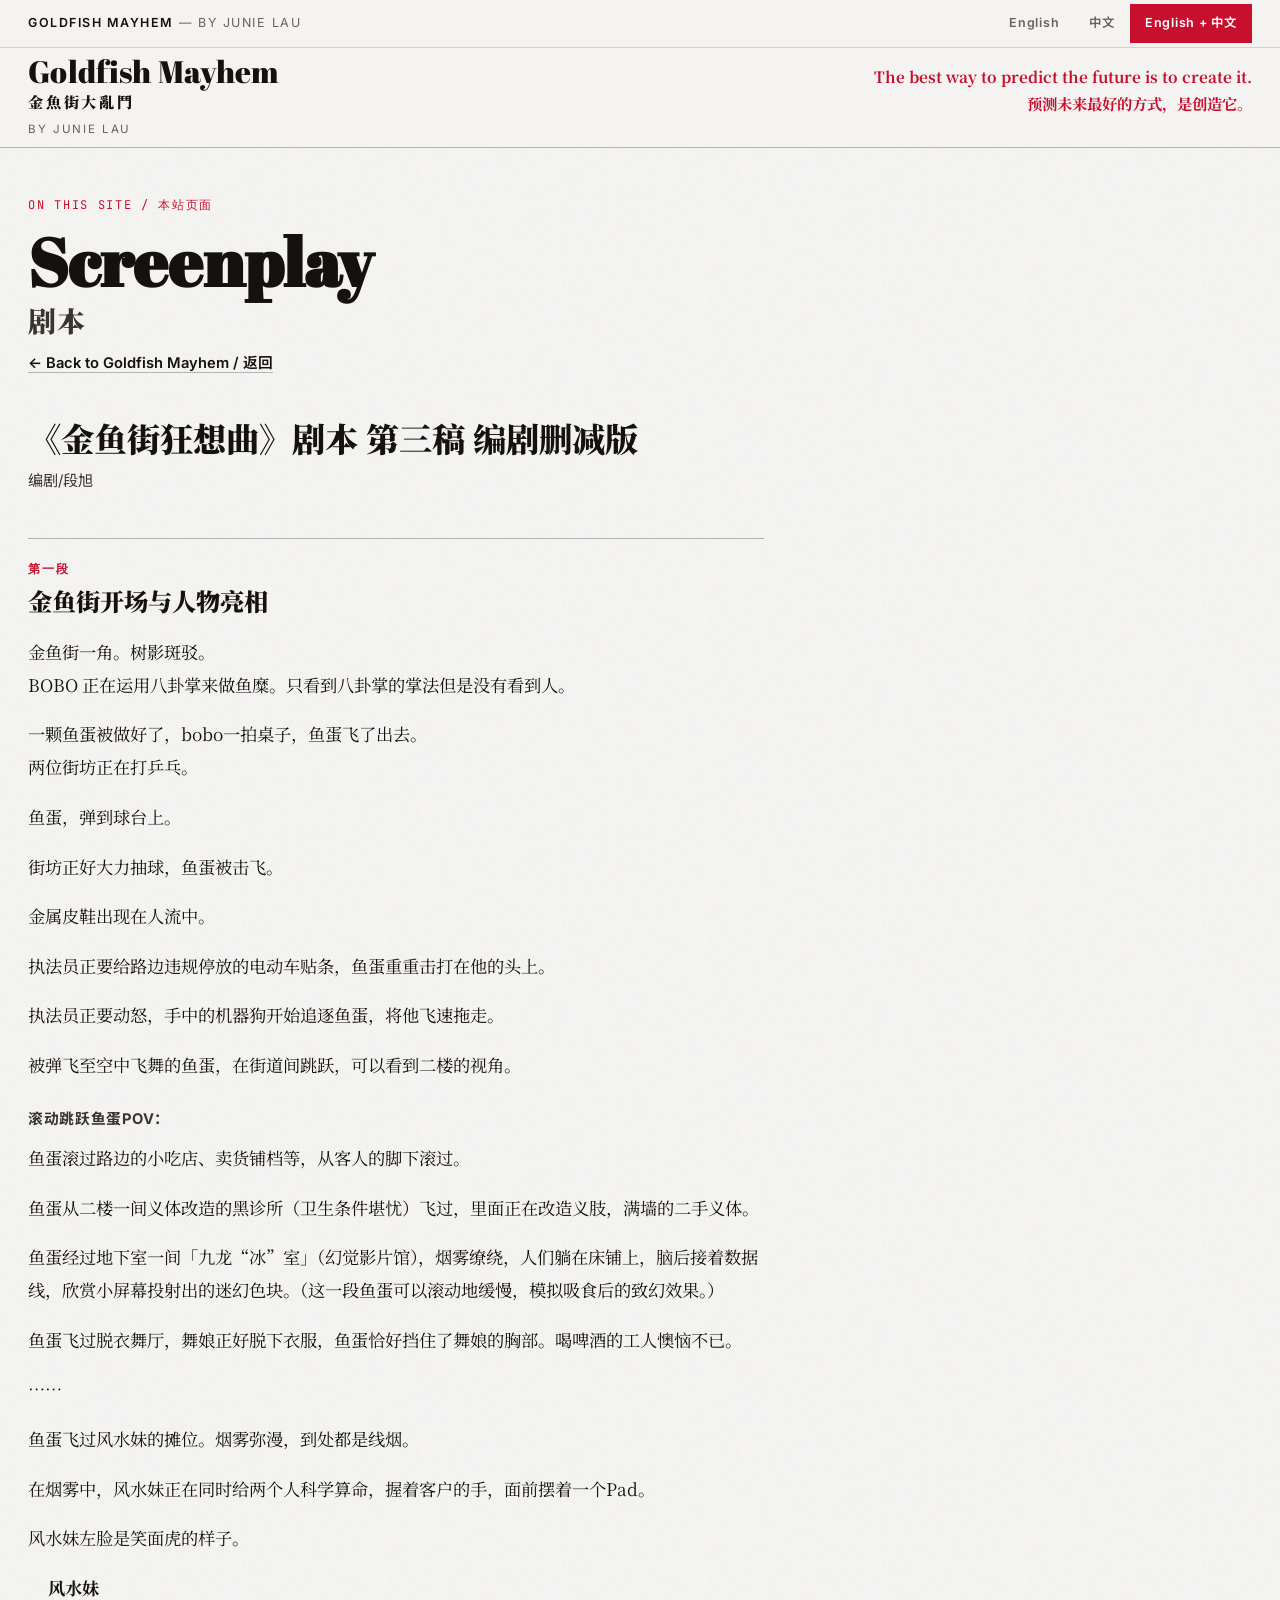
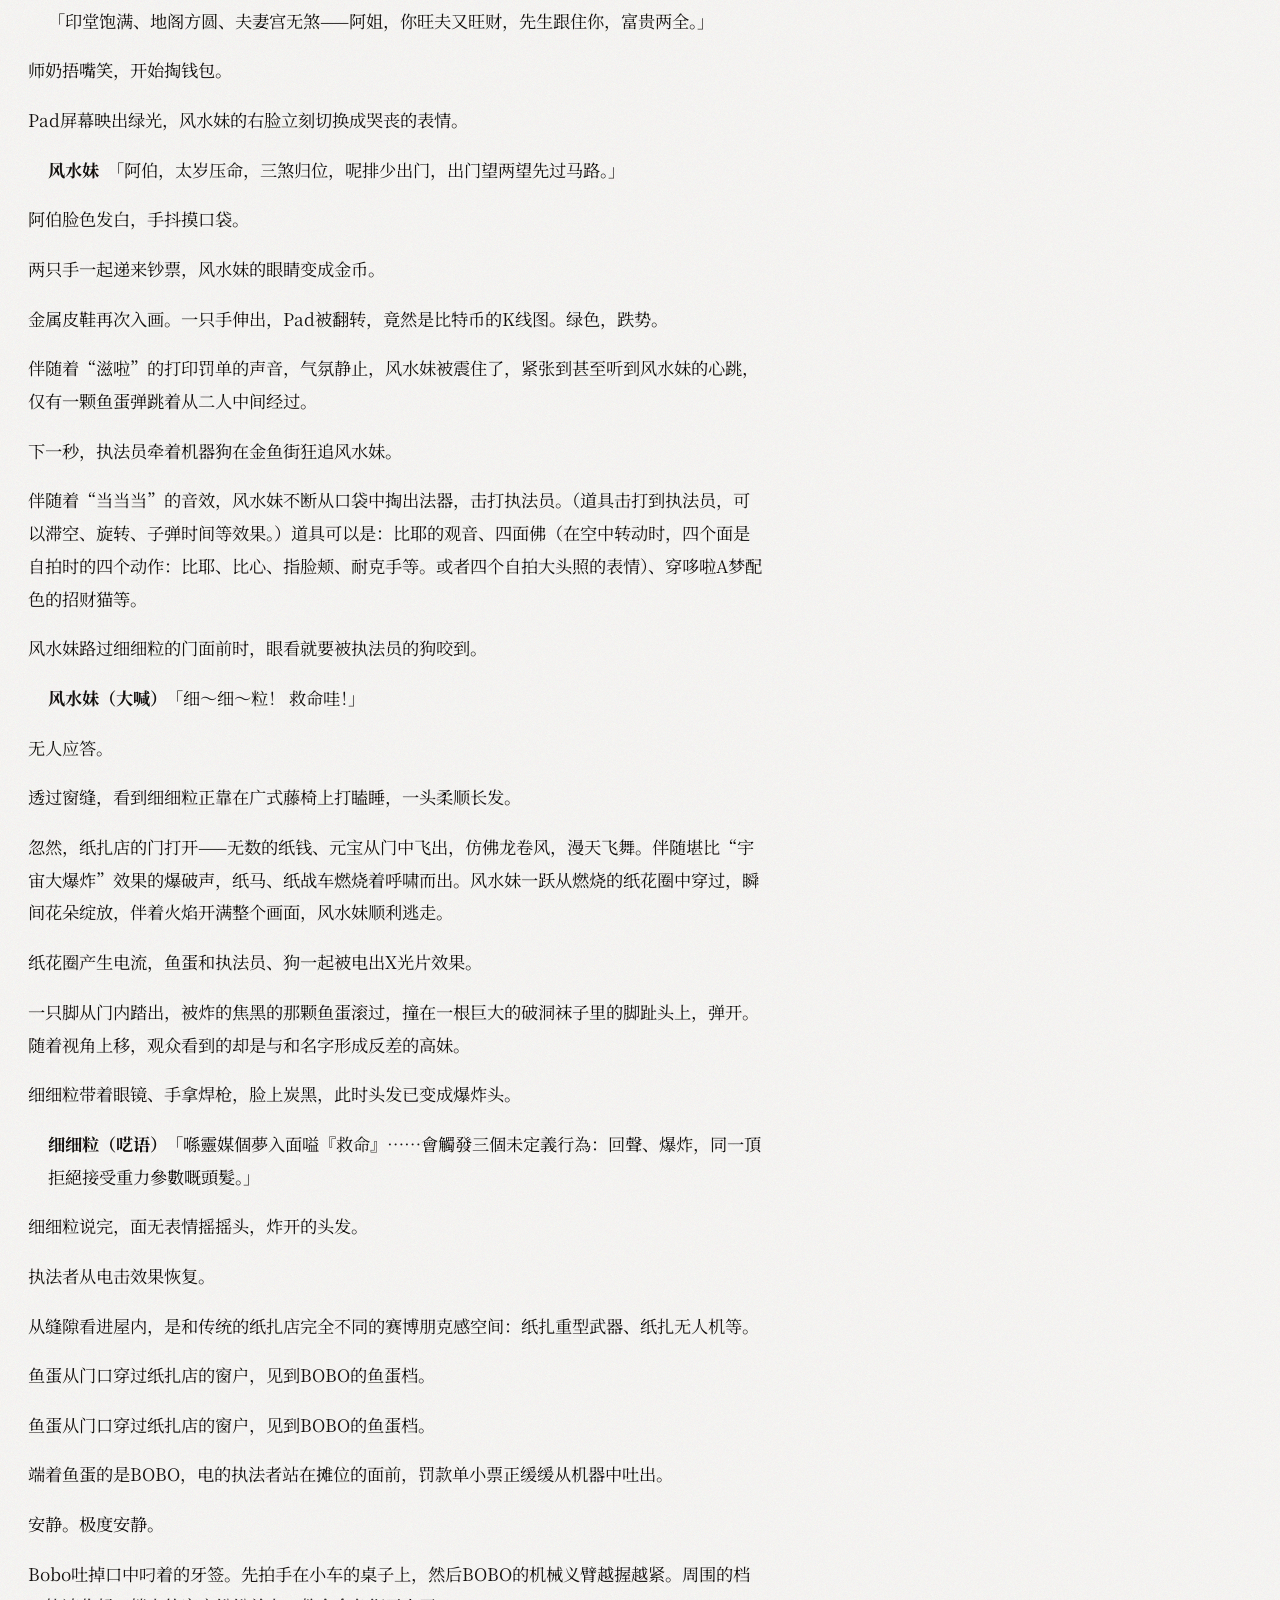
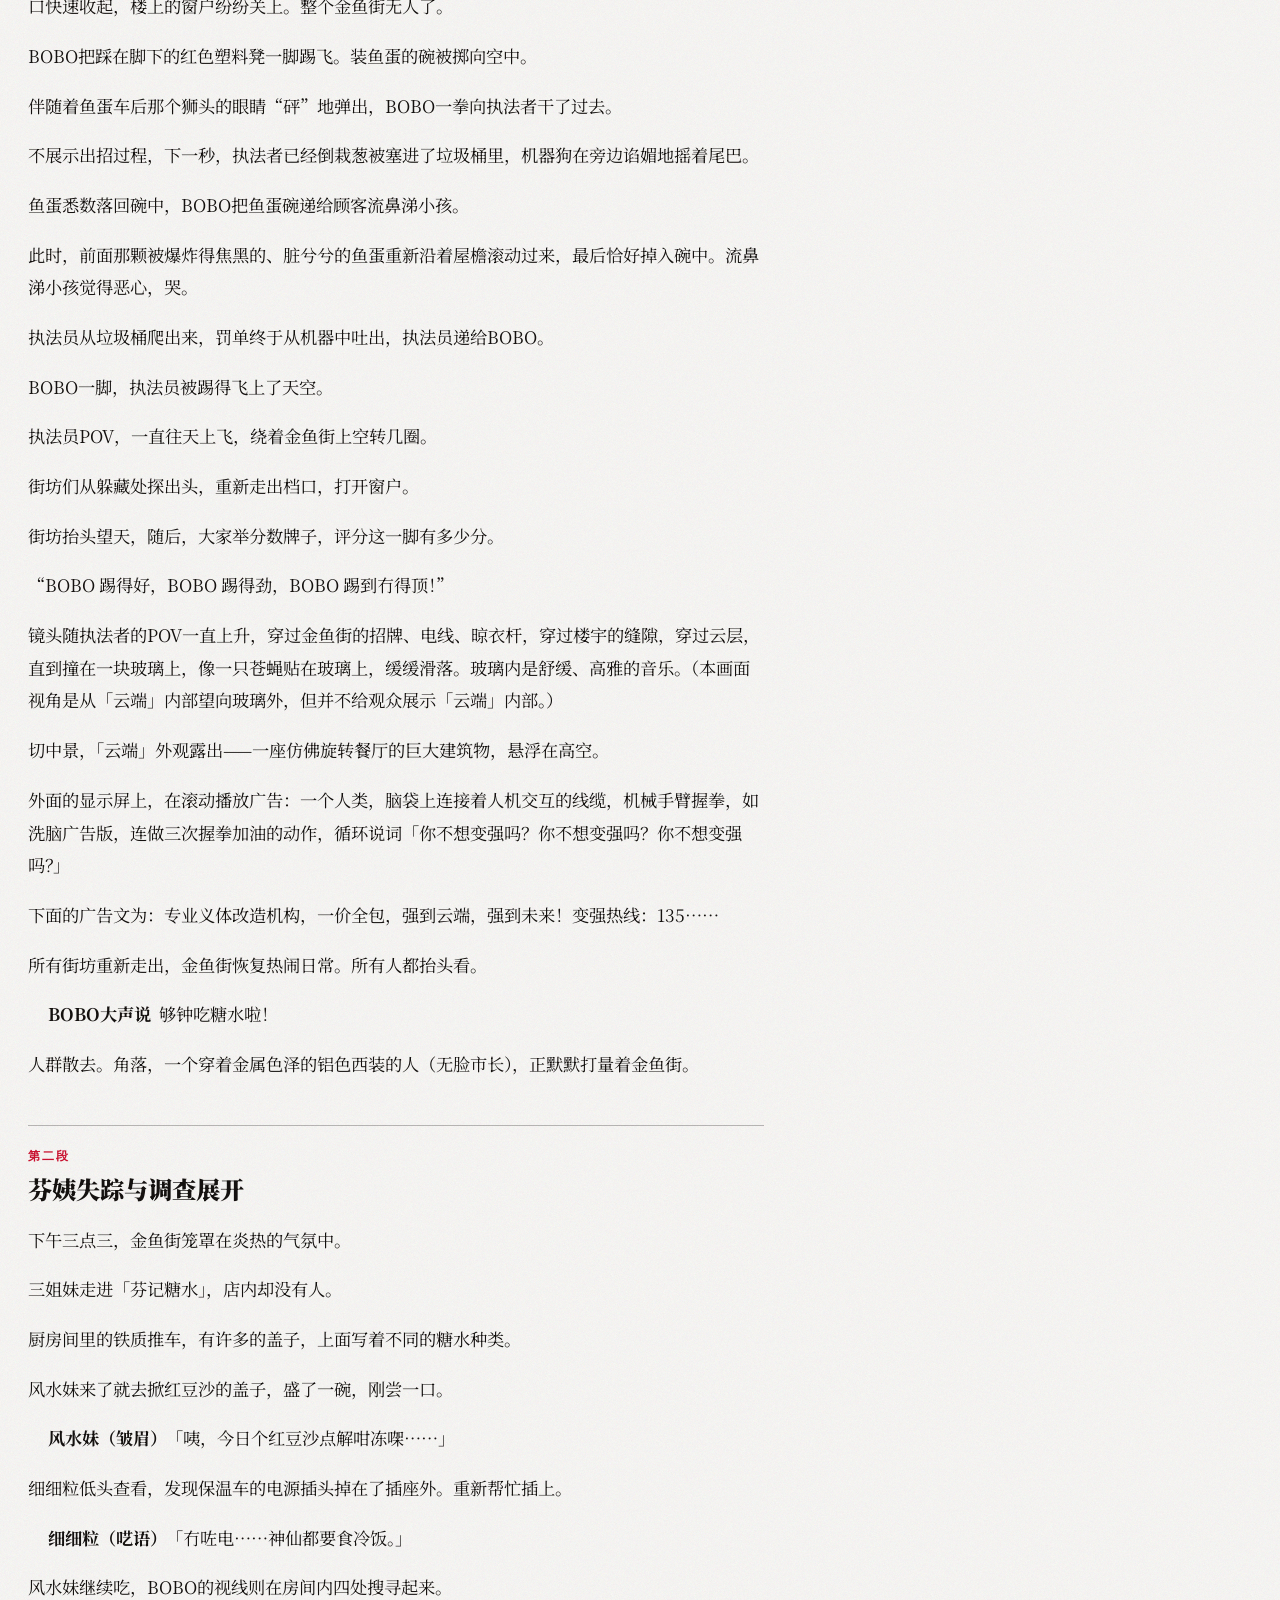
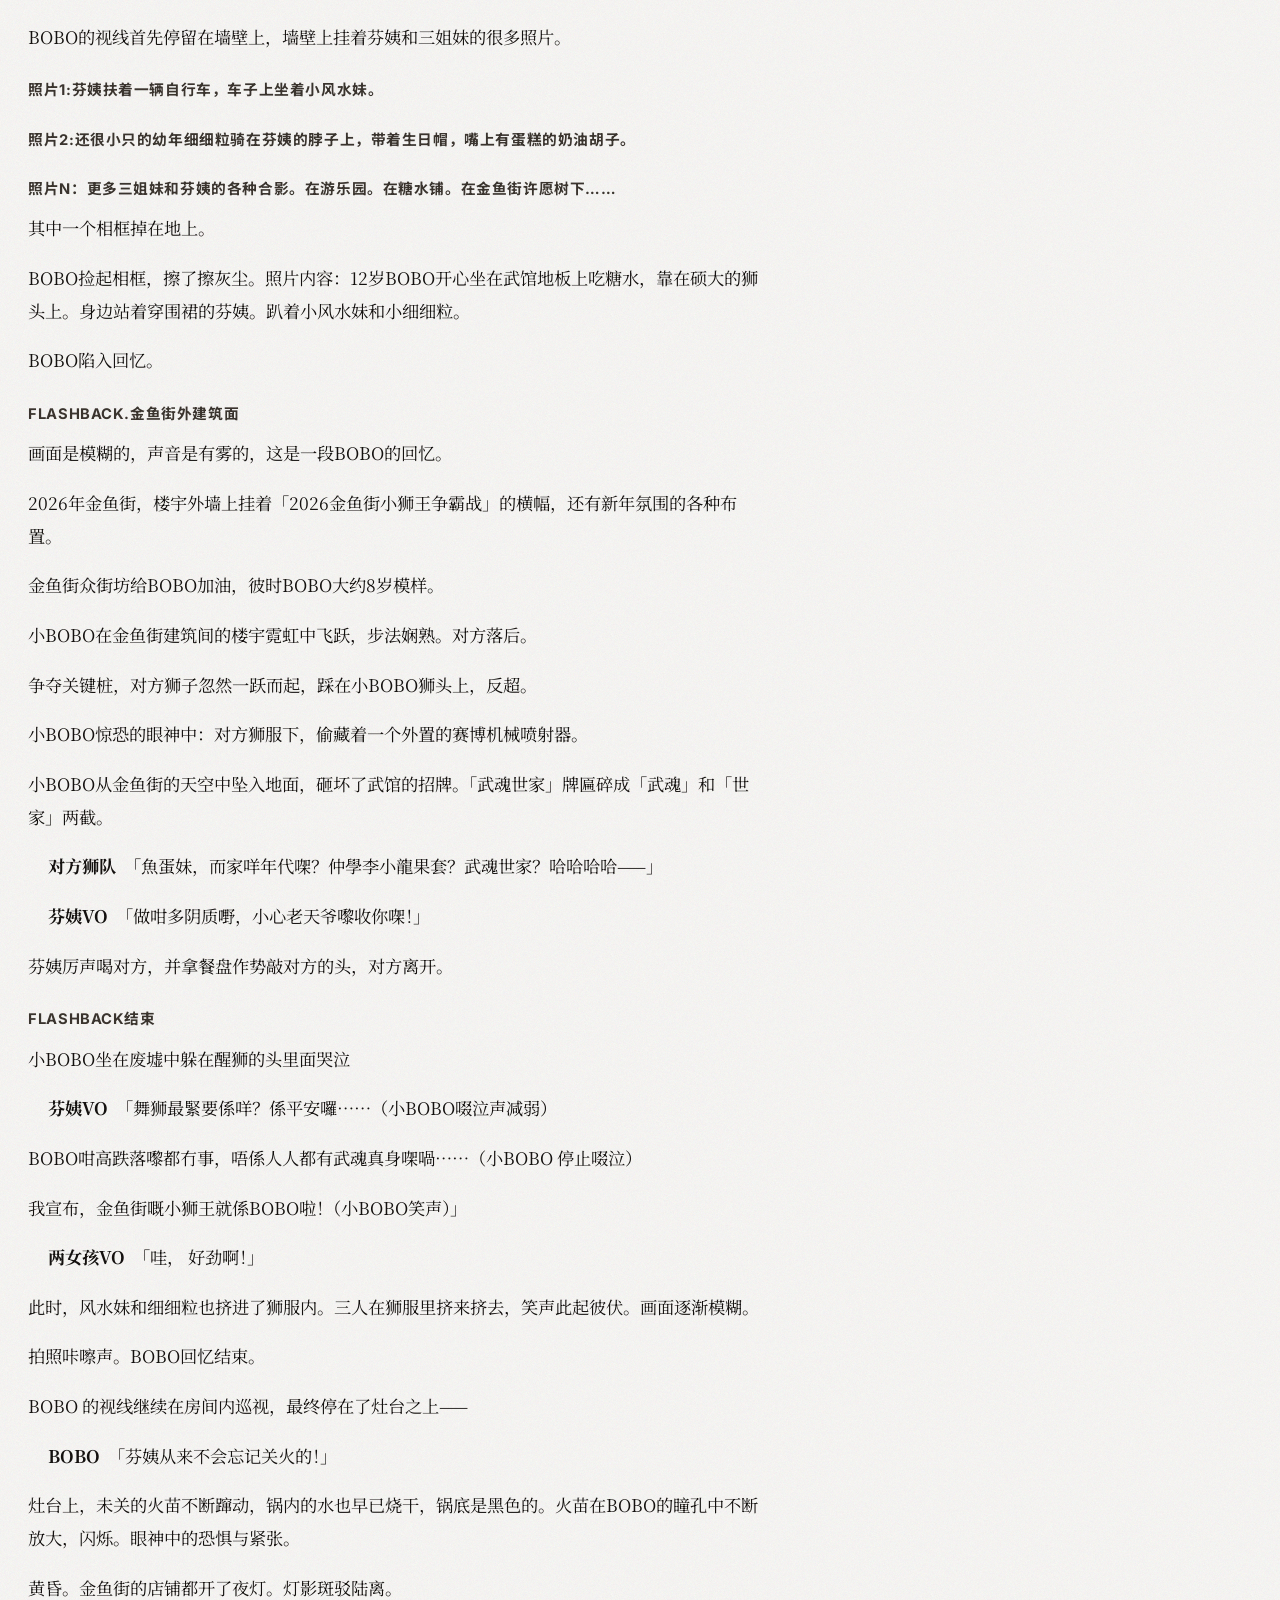
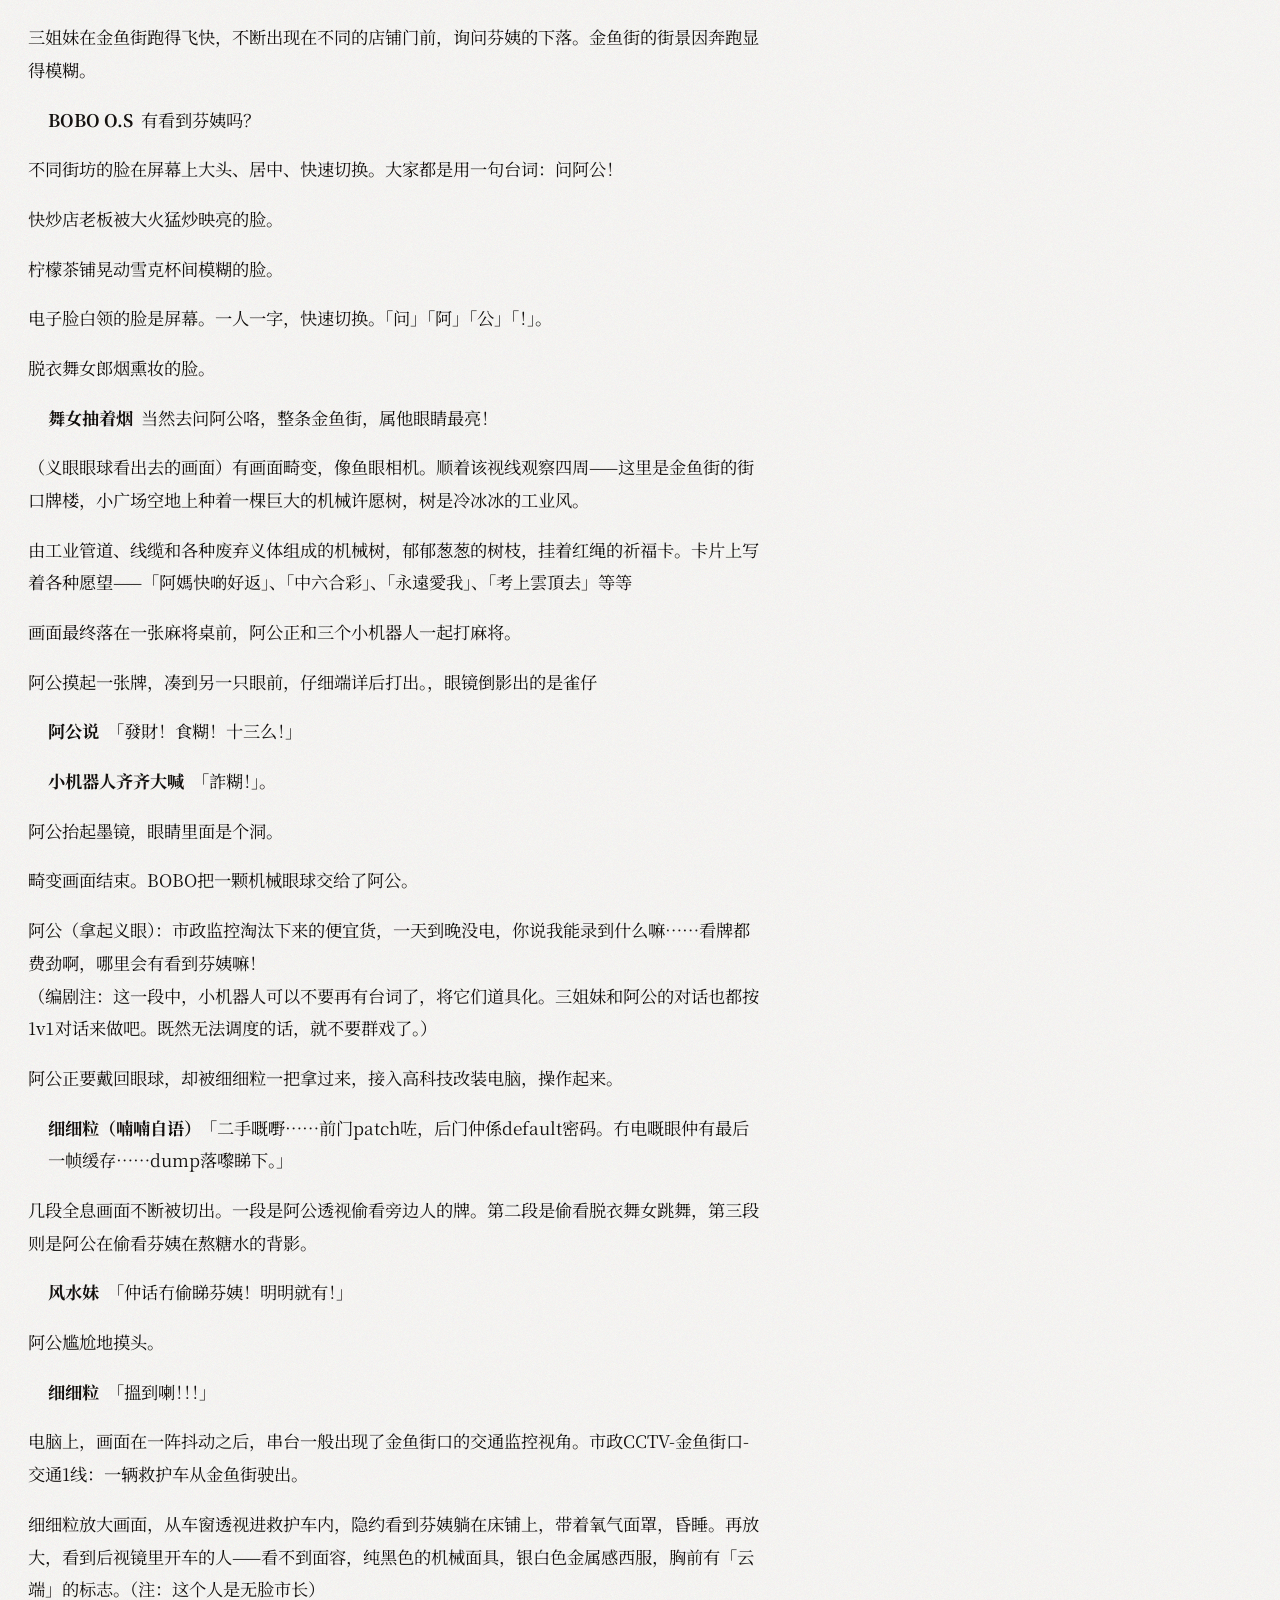
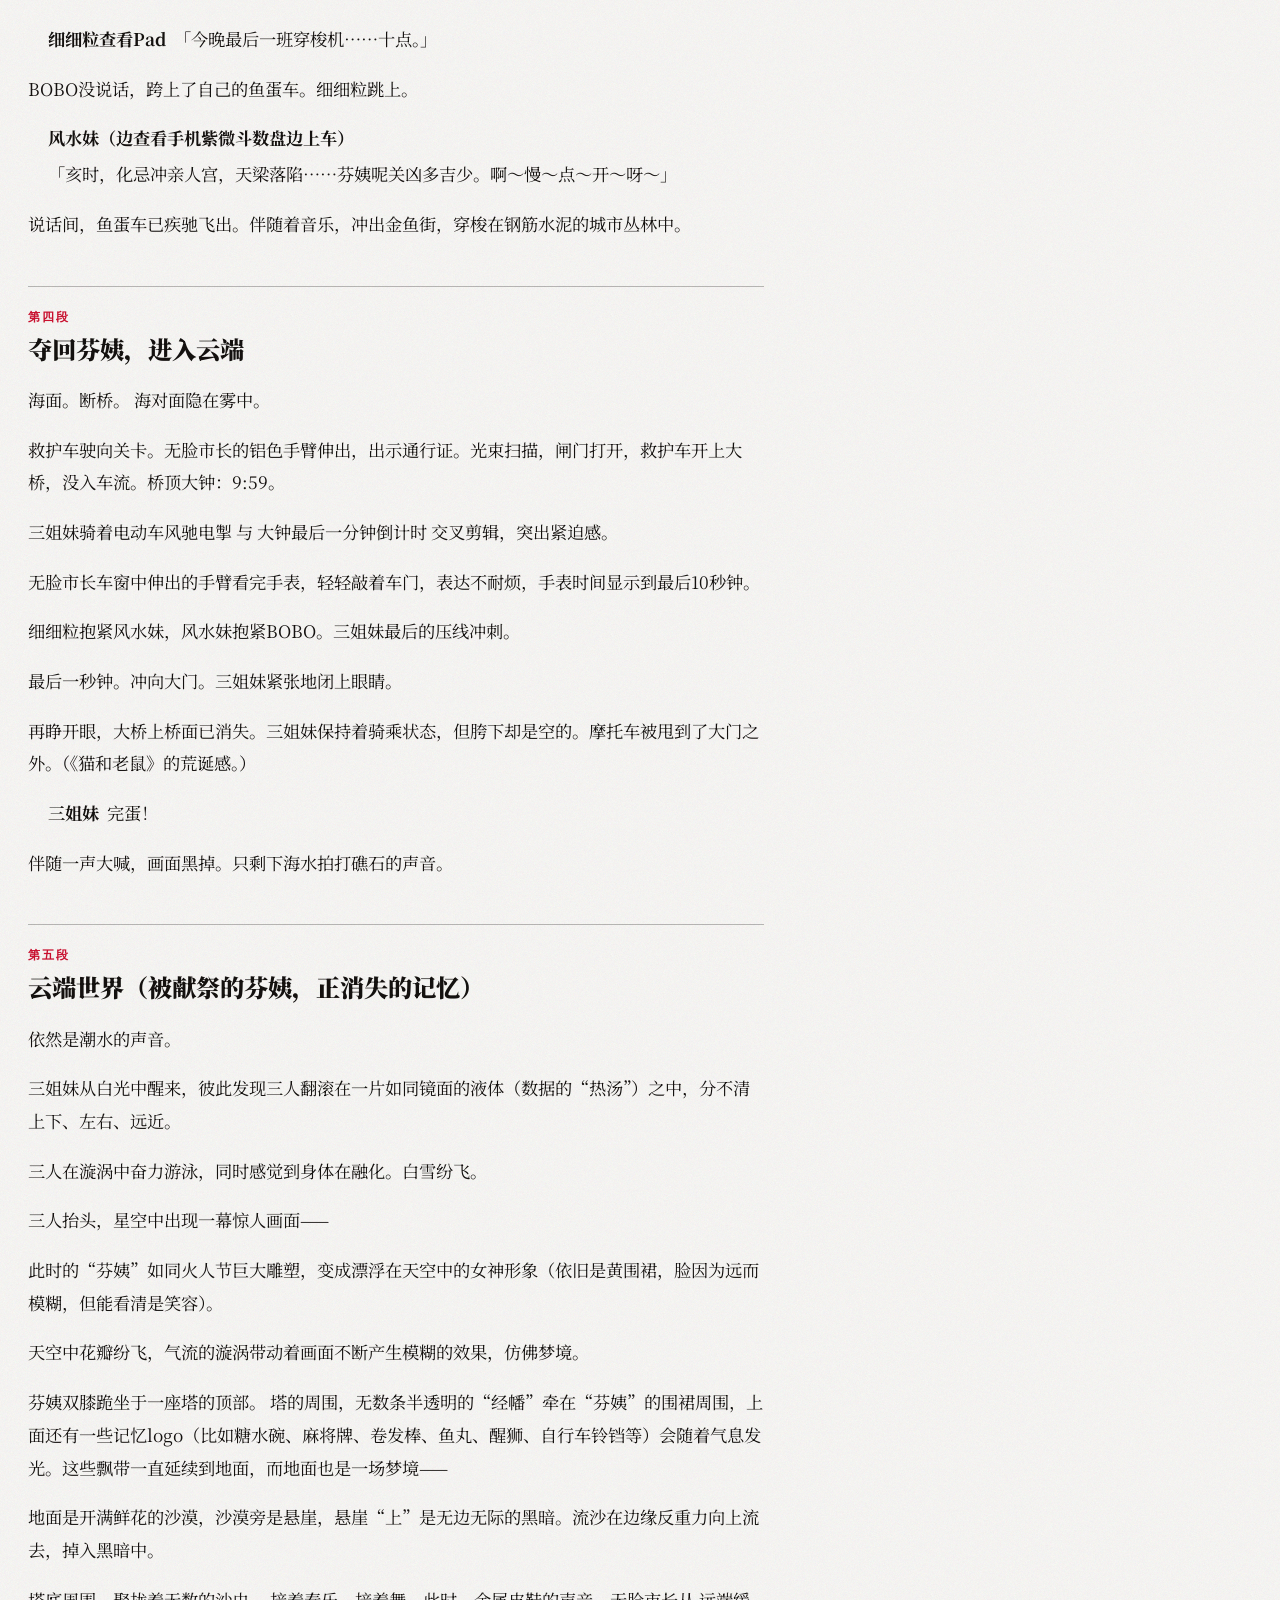
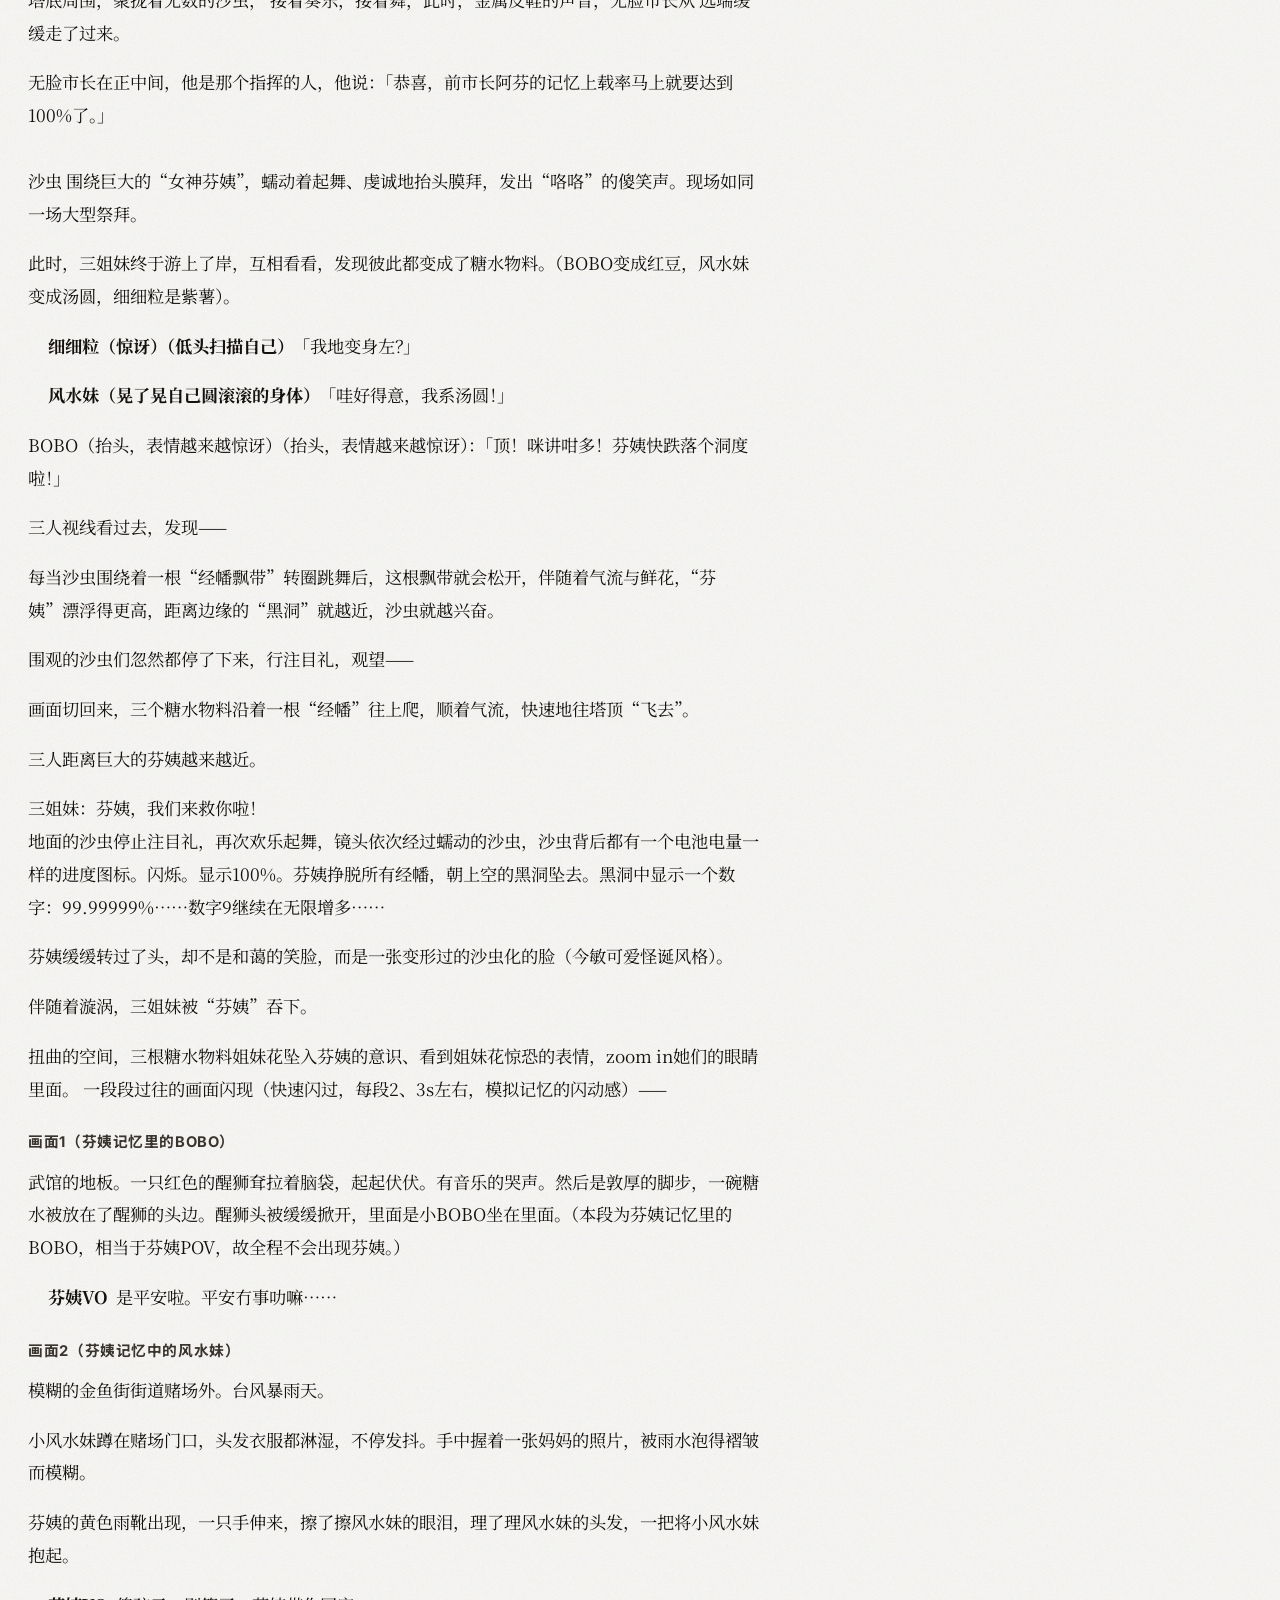
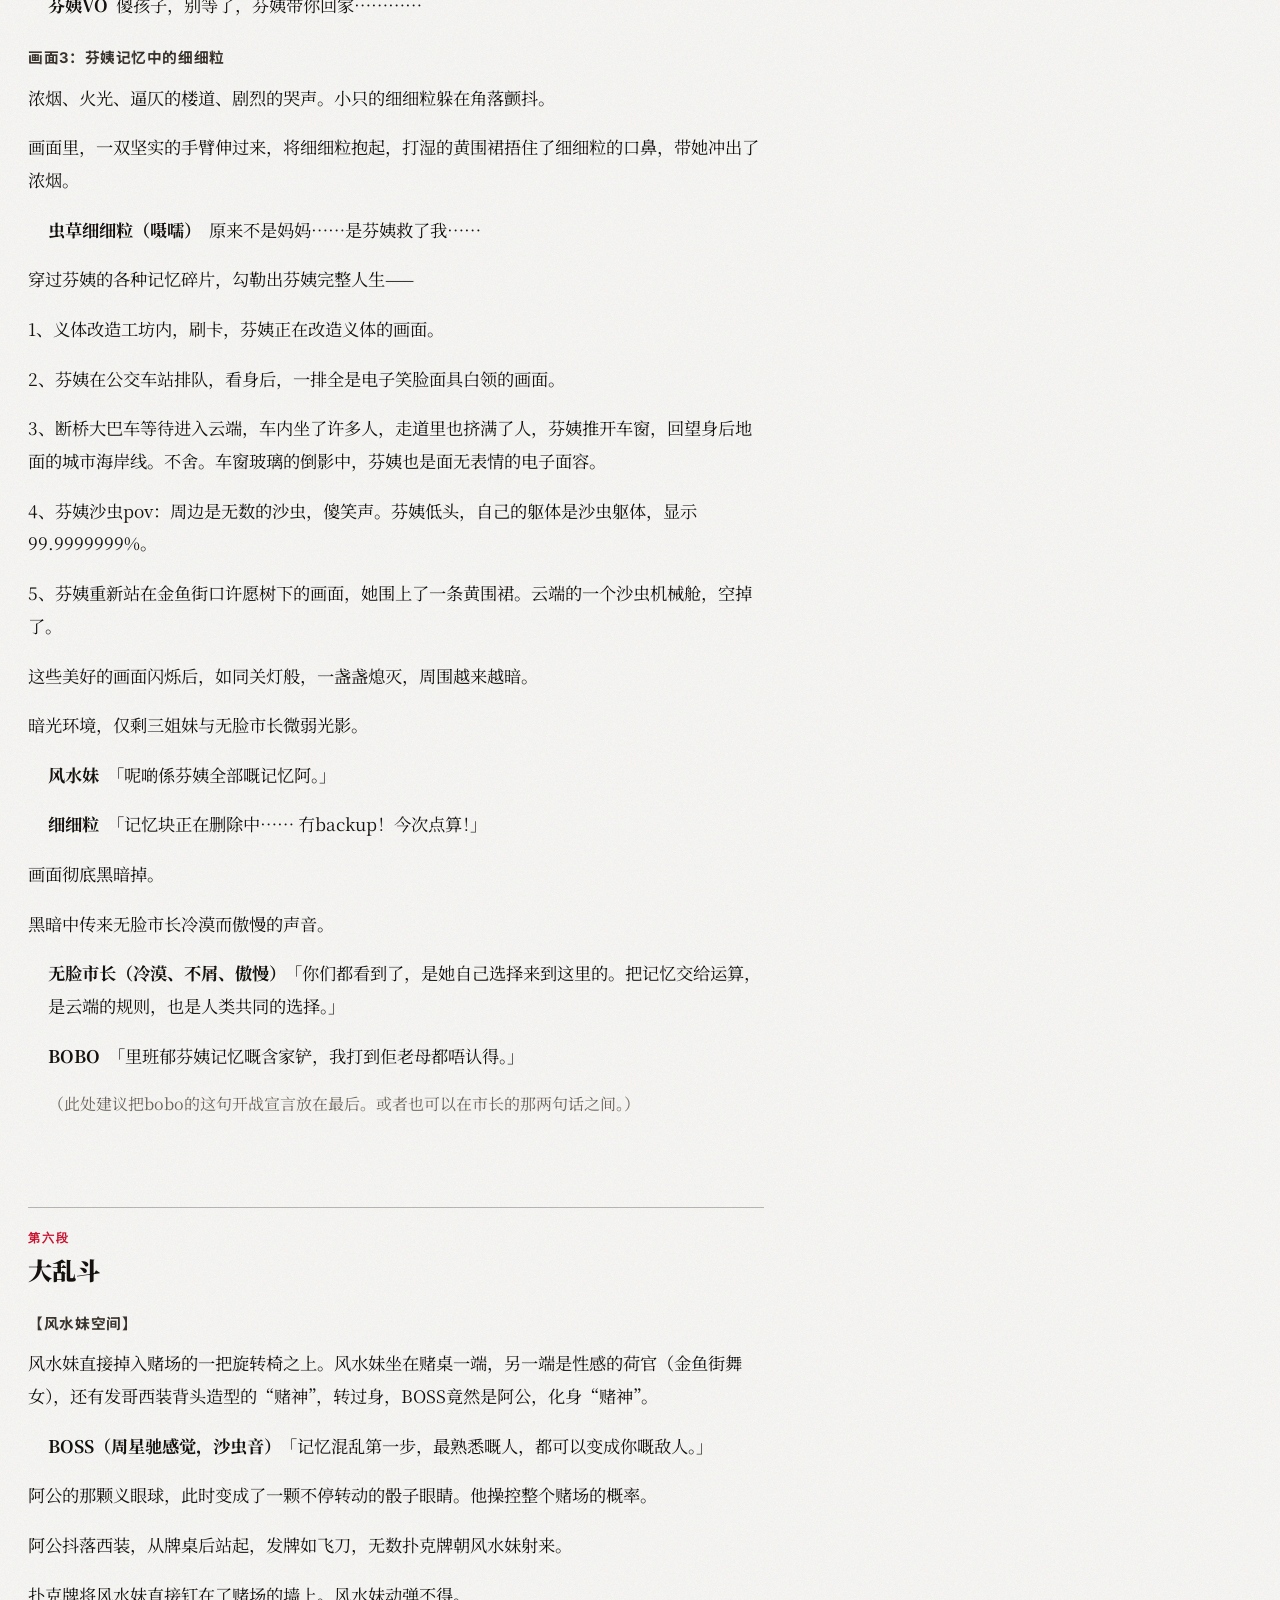
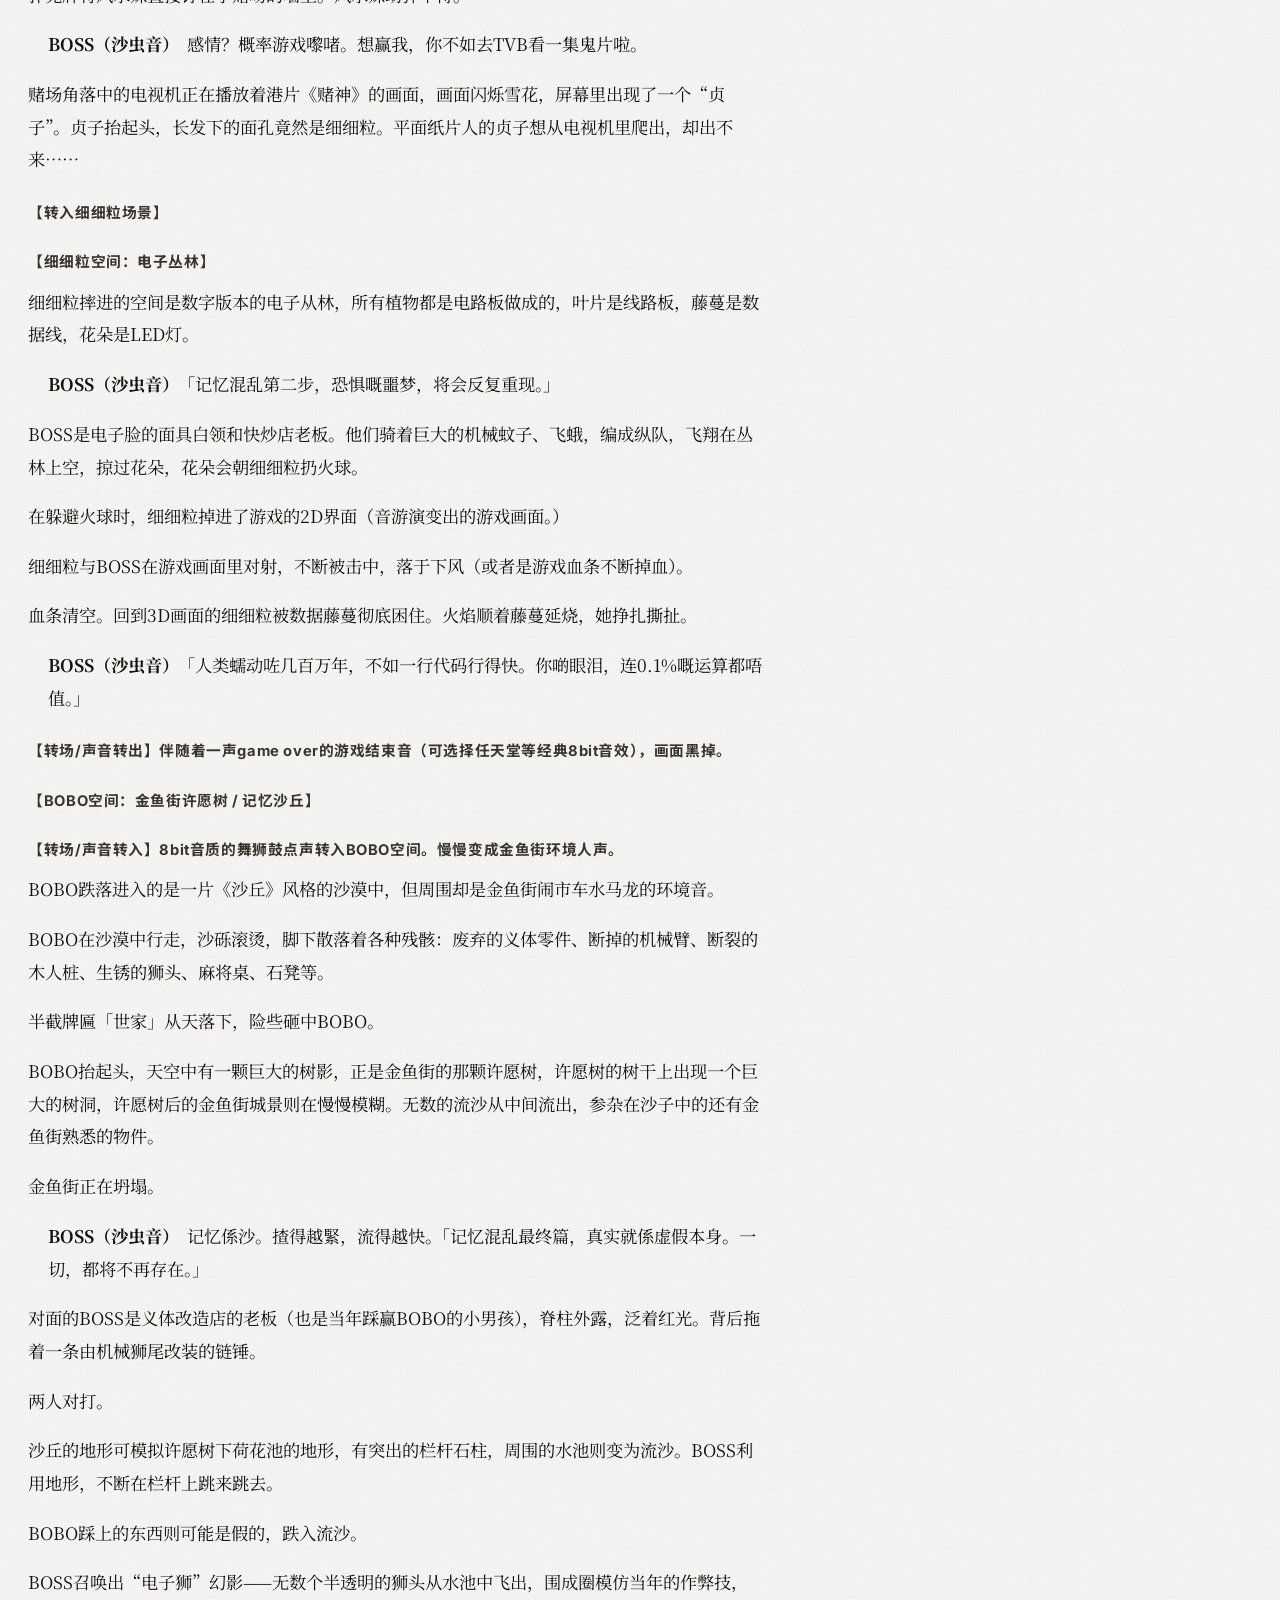
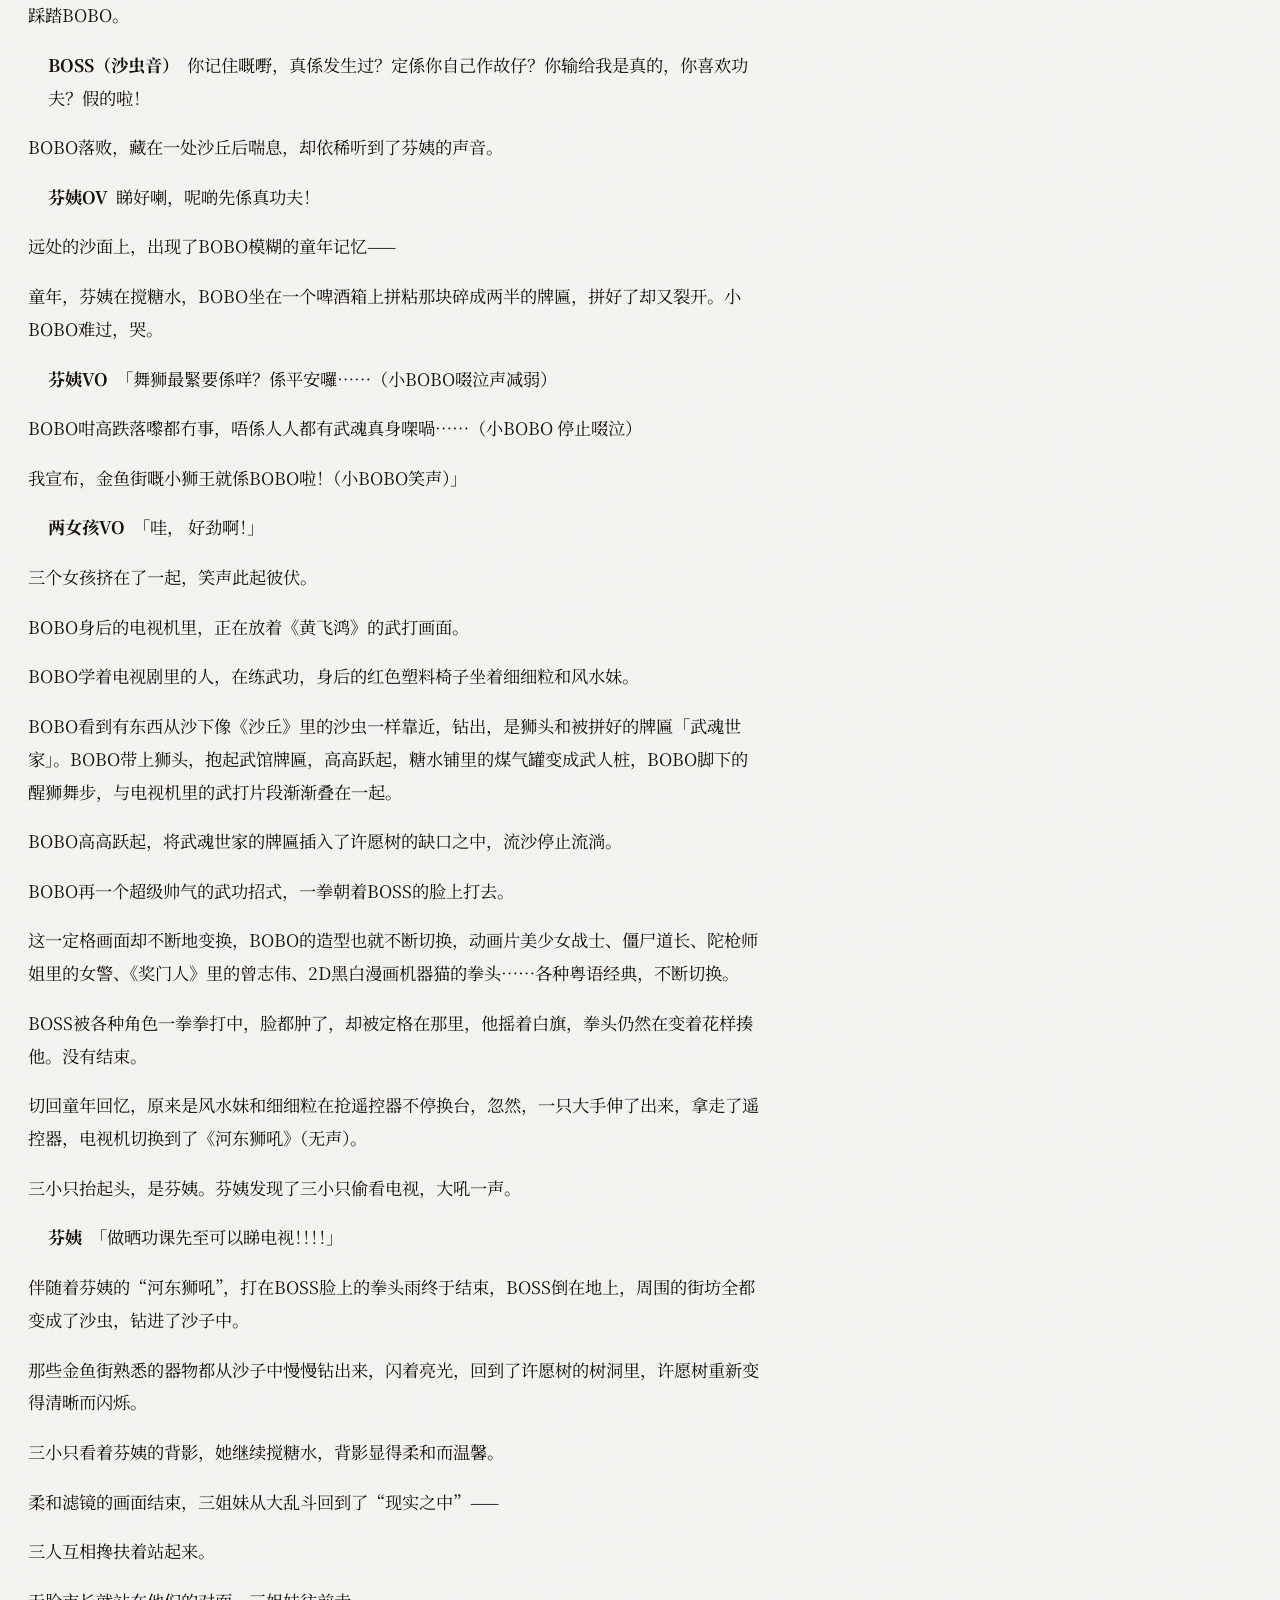
<file: screenplay.html>
<!DOCTYPE html>
<html lang="zh-Hans">
<head>
  <meta charset="utf-8">
  <meta name="viewport" content="width=device-width, initial-scale=1, viewport-fit=cover">
  <title>Screenplay / 剧本 — Goldfish Mayhem / 金魚街大亂鬥 — Junie Lau</title>
  <meta name="description" content="《金鱼街狂想曲》剧本 第三稿 编剧删减版。">
  <meta name="theme-color" content="#F4F3F1">
  <link rel="icon" href="data:image/svg+xml,%3Csvg xmlns='http://www.w3.org/2000/svg' viewBox='0 0 16 16'%3E%3Ccircle cx='8' cy='8' r='5' fill='%23C8102E'/%3E%3C/svg%3E">
  <link rel="preconnect" href="https://fonts.googleapis.com">
  <link rel="preconnect" href="https://fonts.gstatic.com" crossorigin>
  <link href="https://fonts.googleapis.com/css2?family=Abril+Fatface&family=Anton&family=Inter:wght@400;500;600;700;800;900&family=JetBrains+Mono:wght@400;500&family=Libre+Baskerville:ital,wght@0,400;0,700;1,400&family=Noto+Sans+SC:wght@400;500;700&family=Noto+Serif+SC:wght@400;600;700;900&display=swap" rel="stylesheet">
  <link rel="stylesheet" href="css/style.css">
</head>
<body class="is-doc-page" data-lang="both">
  <a class="skip" href="#main">Skip to content / 跳到正文</a>
  <header class="top">
    <div class="langbar">
      <div class="credit"><b>Goldfish Mayhem</b> — by Junie Lau</div>
      <div class="lang-switch" role="toolbar" aria-label="Language / 语言">
        <button type="button" data-lang="en">English</button>
        <button type="button" data-lang="zh">中文</button>
        <button type="button" data-lang="both" aria-pressed="true">English + 中文</button>
      </div>
    </div>
    <div class="masthead">
      <a class="brand" href="index.html">
        <span class="en-title">Goldfish Mayhem</span>
        <span class="zh-title zh">金魚街大亂鬥</span>
        <span class="by">by Junie Lau</span>
      </a>
      <div class="motto-mini"><span class="en">The best way to predict the future is to create it.</span><span class="zh">预测未来最好的方式，是创造它。</span></div>
    </div>
  </header>
  <main id="main">
    <article class="doc-shell">
      <p class="kicker">On this site / 本站页面</p>
      <h1><span class="en">Screenplay</span><span class="zh title-zh">剧本</span></h1>
      <p class="doc-back"><a href="index.html#worldbuilding">← Back to Goldfish Mayhem / 返回</a></p>
      <div class="doc-article">
<h2 class="doc-work-title">《金鱼街狂想曲》剧本 第三稿 编剧删减版</h2>
<p class="doc-credit">编剧/段旭</p>
<h3 class="doc-section"><span class="doc-sec-num">第一段</span><span class="doc-sec-name">金鱼街开场与人物亮相</span></h3>
<p class="doc-p">金鱼街一角。树影斑驳。<br>BOBO 正在运用八卦掌来做鱼糜。只看到八卦掌的掌法但是没有看到人。</p>
<p class="doc-p">一颗鱼蛋被做好了，bobo一拍桌子，鱼蛋飞了出去。<br>两位街坊正在打乒乓。</p>
<p class="doc-p">鱼蛋，弹到球台上。</p>
<p class="doc-p">街坊正好大力抽球，鱼蛋被击飞。</p>
<p class="doc-p">金属皮鞋出现在人流中。</p>
<p class="doc-p">执法员正要给路边违规停放的电动车贴条，鱼蛋重重击打在他的头上。</p>
<p class="doc-p">执法员正要动怒，手中的机器狗开始追逐鱼蛋，将他飞速拖走。</p>
<p class="doc-p">被弹飞至空中飞舞的鱼蛋，在街道间跳跃，可以看到二楼的视角。</p>
<p class="doc-slug">滚动跳跃鱼蛋POV：</p>
<p class="doc-p">鱼蛋滚过路边的小吃店、卖货铺档等，从客人的脚下滚过。</p>
<p class="doc-p">鱼蛋从二楼一间义体改造的黑诊所（卫生条件堪忧）飞过，里面正在改造义肢，满墙的二手义体。</p>
<p class="doc-p">鱼蛋经过地下室一间「九龙“冰”室」（幻觉影片馆），烟雾缭绕，人们躺在床铺上，脑后接着数据线，欣赏小屏幕投射出的迷幻色块。（这一段鱼蛋可以滚动地缓慢，模拟吸食后的致幻效果。）</p>
<p class="doc-p">鱼蛋飞过脱衣舞厅，舞娘正好脱下衣服，鱼蛋恰好挡住了舞娘的胸部。喝啤酒的工人懊恼不已。</p>
<p class="doc-p">……</p>
<p class="doc-p">鱼蛋飞过风水妹的摊位。烟雾弥漫，到处都是线烟。</p>
<p class="doc-p">在烟雾中，风水妹正在同时给两个人科学算命，握着客户的手，面前摆着一个Pad。</p>
<p class="doc-p">风水妹左脸是笑面虎的样子。</p>
<p class="doc-dialogue"><span class="doc-speaker">风水妹</span><span class="doc-speech">「印堂饱满、地阁方圆、夫妻宫无煞——阿姐，你旺夫又旺财，先生跟住你，富贵两全。」</span></p>
<p class="doc-p">师奶捂嘴笑，开始掏钱包。</p>
<p class="doc-p">Pad屏幕映出绿光，风水妹的右脸立刻切换成哭丧的表情。</p>
<p class="doc-dialogue"><span class="doc-speaker">风水妹</span><span class="doc-speech">「阿伯，太岁压命，三煞归位，呢排少出门，出门望两望先过马路。」</span></p>
<p class="doc-p">阿伯脸色发白，手抖摸口袋。</p>
<p class="doc-p">两只手一起递来钞票，风水妹的眼睛变成金币。</p>
<p class="doc-p">金属皮鞋再次入画。一只手伸出，Pad被翻转，竟然是比特币的K线图。绿色，跌势。</p>
<p class="doc-p">伴随着“滋啦”的打印罚单的声音，气氛静止，风水妹被震住了，紧张到甚至听到风水妹的心跳，仅有一颗鱼蛋弹跳着从二人中间经过。</p>
<p class="doc-p">下一秒，执法员牵着机器狗在金鱼街狂追风水妹。</p>
<p class="doc-p">伴随着“当当当”的音效，风水妹不断从口袋中掏出法器，击打执法员。（道具击打到执法员，可以滞空、旋转、子弹时间等效果。）道具可以是：比耶的观音、四面佛（在空中转动时，四个面是自拍时的四个动作：比耶、比心、指脸颊、耐克手等。或者四个自拍大头照的表情）、穿哆啦A梦配色的招财猫等。</p>
<p class="doc-p">风水妹路过细细粒的门面前时，眼看就要被执法员的狗咬到。</p>
<p class="doc-dialogue"><span class="doc-speaker">风水妹（大喊）</span><span class="doc-speech">「细～细～粒！ 救命哇！」</span></p>
<p class="doc-p">无人应答。</p>
<p class="doc-p">透过窗缝，看到细细粒正靠在广式藤椅上打瞌睡，一头柔顺长发。</p>
<p class="doc-p">忽然，纸扎店的门打开——无数的纸钱、元宝从门中飞出，仿佛龙卷风，漫天飞舞。伴随堪比“宇宙大爆炸”效果的爆破声，纸马、纸战车燃烧着呼啸而出。风水妹一跃从燃烧的纸花圈中穿过，瞬间花朵绽放，伴着火焰开满整个画面，风水妹顺利逃走。</p>
<p class="doc-p">纸花圈产生电流，鱼蛋和执法员、狗一起被电出X光片效果。</p>
<p class="doc-p">一只脚从门内踏出，被炸的焦黑的那颗鱼蛋滚过，撞在一根巨大的破洞袜子里的脚趾头上，弹开。随着视角上移，观众看到的却是与和名字形成反差的高妹。</p>
<p class="doc-p">细细粒带着眼镜、手拿焊枪，脸上炭黑，此时头发已变成爆炸头。</p>
<p class="doc-dialogue"><span class="doc-speaker">细细粒（呓语）</span><span class="doc-speech">「喺靈媒個夢入面嗌『救命』……會觸發三個未定義行為：回聲、爆炸，同一頂拒絕接受重力參數嘅頭髮。」</span></p>
<p class="doc-p">细细粒说完，面无表情摇摇头，炸开的头发。</p>
<p class="doc-p">执法者从电击效果恢复。</p>
<p class="doc-p">从缝隙看进屋内，是和传统的纸扎店完全不同的赛博朋克感空间：纸扎重型武器、纸扎无人机等。</p>
<p class="doc-p">鱼蛋从门口穿过纸扎店的窗户，见到BOBO的鱼蛋档。</p>
<p class="doc-p">鱼蛋从门口穿过纸扎店的窗户，见到BOBO的鱼蛋档。</p>
<p class="doc-p">端着鱼蛋的是BOBO，电的执法者站在摊位的面前，罚款单小票正缓缓从机器中吐出。</p>
<p class="doc-p">安静。极度安静。</p>
<p class="doc-p">Bobo吐掉口中叼着的牙签。先拍手在小车的桌子上，然后BOBO的机械义臂越握越紧。周围的档口快速收起，楼上的窗户纷纷关上。整个金鱼街无人了。</p>
<p class="doc-p">BOBO把踩在脚下的红色塑料凳一脚踢飞。装鱼蛋的碗被掷向空中。</p>
<p class="doc-p">伴随着鱼蛋车后那个狮头的眼睛“砰”地弹出，BOBO一拳向执法者干了过去。</p>
<p class="doc-p">不展示出招过程，下一秒，执法者已经倒栽葱被塞进了垃圾桶里，机器狗在旁边谄媚地摇着尾巴。</p>
<p class="doc-p">鱼蛋悉数落回碗中，BOBO把鱼蛋碗递给顾客流鼻涕小孩。</p>
<p class="doc-p">此时，前面那颗被爆炸得焦黑的、脏兮兮的鱼蛋重新沿着屋檐滚动过来，最后恰好掉入碗中。流鼻涕小孩觉得恶心，哭。</p>
<p class="doc-p">执法员从垃圾桶爬出来，罚单终于从机器中吐出，执法员递给BOBO。</p>
<p class="doc-p">BOBO一脚，执法员被踢得飞上了天空。</p>
<p class="doc-p">执法员POV，一直往天上飞，绕着金鱼街上空转几圈。</p>
<p class="doc-p">街坊们从躲藏处探出头，重新走出档口，打开窗户。</p>
<p class="doc-p">街坊抬头望天，随后，大家举分数牌子，评分这一脚有多少分。</p>
<p class="doc-p">“BOBO 踢得好，BOBO 踢得劲，BOBO 踢到冇得顶！”</p>
<p class="doc-p">镜头随执法者的POV一直上升，穿过金鱼街的招牌、电线、晾衣杆，穿过楼宇的缝隙，穿过云层，直到撞在一块玻璃上，像一只苍蝇贴在玻璃上，缓缓滑落。玻璃内是舒缓、高雅的音乐。（本画面视角是从「云端」内部望向玻璃外，但并不给观众展示「云端」内部。）</p>
<p class="doc-p">切中景，「云端」外观露出——一座仿佛旋转餐厅的巨大建筑物，悬浮在高空。</p>
<p class="doc-p">外面的显示屏上，在滚动播放广告：一个人类，脑袋上连接着人机交互的线缆，机械手臂握拳，如洗脑广告版，连做三次握拳加油的动作，循环说词「你不想变强吗？你不想变强吗？你不想变强吗？」</p>
<p class="doc-p">下面的广告文为：专业义体改造机构，一价全包，强到云端，强到未来！变强热线：135……</p>
<p class="doc-p">所有街坊重新走出，金鱼街恢复热闹日常。所有人都抬头看。</p>
<p class="doc-dialogue"><span class="doc-speaker">BOBO大声说</span><span class="doc-speech">够钟吃糖水啦！</span></p>
<p class="doc-p">人群散去。角落，一个穿着金属色泽的铝色西装的人（无脸市长），正默默打量着金鱼街。</p>
<h3 class="doc-section"><span class="doc-sec-num">第二段</span><span class="doc-sec-name">芬姨失踪与调查展开</span></h3>
<p class="doc-p">下午三点三，金鱼街笼罩在炎热的气氛中。</p>
<p class="doc-p">三姐妹走进「芬记糖水」，店内却没有人。</p>
<p class="doc-p">厨房间里的铁质推车，有许多的盖子，上面写着不同的糖水种类。</p>
<p class="doc-p">风水妹来了就去掀红豆沙的盖子，盛了一碗，刚尝一口。</p>
<p class="doc-dialogue"><span class="doc-speaker">风水妹（皱眉）</span><span class="doc-speech">「咦，今日个红豆沙点解咁冻㗎……」</span></p>
<p class="doc-p">细细粒低头查看，发现保温车的电源插头掉在了插座外。重新帮忙插上。</p>
<p class="doc-dialogue"><span class="doc-speaker">细细粒（呓语）</span><span class="doc-speech">「冇咗电……神仙都要食冷饭。」</span></p>
<p class="doc-p">风水妹继续吃，BOBO的视线则在房间内四处搜寻起来。</p>
<p class="doc-p">BOBO的视线首先停留在墙壁上，墙壁上挂着芬姨和三姐妹的很多照片。</p>
<p class="doc-slug">照片1:芬姨扶着一辆自行车，车子上坐着小风水妹。</p>
<p class="doc-slug">照片2:还很小只的幼年细细粒骑在芬姨的脖子上，带着生日帽，嘴上有蛋糕的奶油胡子。</p>
<p class="doc-slug">照片N：更多三姐妹和芬姨的各种合影。在游乐园。在糖水铺。在金鱼街许愿树下……</p>
<p class="doc-p">其中一个相框掉在地上。</p>
<p class="doc-p">BOBO捡起相框，擦了擦灰尘。照片内容：12岁BOBO开心坐在武馆地板上吃糖水，靠在硕大的狮头上。身边站着穿围裙的芬姨。趴着小风水妹和小细细粒。</p>
<p class="doc-p">BOBO陷入回忆。</p>
<p class="doc-slug">FLASHBACK.金鱼街外建筑面</p>
<p class="doc-p">画面是模糊的，声音是有雾的，这是一段BOBO的回忆。</p>
<p class="doc-p">2026年金鱼街，楼宇外墙上挂着「2026金鱼街小狮王争霸战」的横幅，还有新年氛围的各种布置。</p>
<p class="doc-p">金鱼街众街坊给BOBO加油，彼时BOBO大约8岁模样。</p>
<p class="doc-p">小BOBO在金鱼街建筑间的楼宇霓虹中飞跃，步法娴熟。对方落后。</p>
<p class="doc-p">争夺关键桩，对方狮子忽然一跃而起，踩在小BOBO狮头上，反超。</p>
<p class="doc-p">小BOBO惊恐的眼神中：对方狮服下，偷藏着一个外置的赛博机械喷射器。</p>
<p class="doc-p">小BOBO从金鱼街的天空中坠入地面，砸坏了武馆的招牌。「武魂世家」牌匾碎成「武魂」和「世家」两截。</p>
<p class="doc-dialogue"><span class="doc-speaker">对方狮队</span><span class="doc-speech">「魚蛋妹，而家咩年代㗎？仲學李小龍果套？武魂世家？哈哈哈哈——」</span></p>
<p class="doc-dialogue"><span class="doc-speaker">芬姨VO</span><span class="doc-speech">「做咁多阴质嘢，小心老天爷嚟收你㗎！」</span></p>
<p class="doc-p">芬姨厉声喝对方，并拿餐盘作势敲对方的头，对方离开。</p>
<p class="doc-slug">FLASHBACK结束</p>
<p class="doc-p">小BOBO坐在废墟中躲在醒狮的头里面哭泣</p>
<p class="doc-dialogue"><span class="doc-speaker">芬姨VO</span><span class="doc-speech">「舞狮最緊要係咩？係平安囉……（小BOBO啜泣声减弱）</span></p>
<p class="doc-p">BOBO咁高跌落嚟都冇事，唔係人人都有武魂真身㗎喎……（小BOBO 停止啜泣）</p>
<p class="doc-p">我宣布，金鱼街嘅小狮王就係BOBO啦！（小BOBO笑声）」</p>
<p class="doc-dialogue"><span class="doc-speaker">两女孩VO</span><span class="doc-speech">「哇， 好劲啊！」</span></p>
<p class="doc-p">此时，风水妹和细细粒也挤进了狮服内。三人在狮服里挤来挤去，笑声此起彼伏。画面逐渐模糊。</p>
<p class="doc-p">拍照咔嚓声。BOBO回忆结束。</p>
<p class="doc-p">BOBO 的视线继续在房间内巡视，最终停在了灶台之上——</p>
<p class="doc-dialogue"><span class="doc-speaker">BOBO</span><span class="doc-speech">「芬姨从来不会忘记关火的！」</span></p>
<p class="doc-p">灶台上，未关的火苗不断蹿动，锅内的水也早已烧干，锅底是黑色的。火苗在BOBO的瞳孔中不断放大，闪烁。眼神中的恐惧与紧张。</p>
<p class="doc-p">黄昏。金鱼街的店铺都开了夜灯。灯影斑驳陆离。</p>
<p class="doc-p">三姐妹在金鱼街跑得飞快，不断出现在不同的店铺门前，询问芬姨的下落。金鱼街的街景因奔跑显得模糊。</p>
<p class="doc-dialogue"><span class="doc-speaker">BOBO O.S</span><span class="doc-speech">有看到芬姨吗？</span></p>
<p class="doc-p">不同街坊的脸在屏幕上大头、居中、快速切换。大家都是用一句台词：问阿公！</p>
<p class="doc-p">快炒店老板被大火猛炒映亮的脸。</p>
<p class="doc-p">柠檬茶铺晃动雪克杯间模糊的脸。</p>
<p class="doc-p">电子脸白领的脸是屏幕。一人一字，快速切换。「问」「阿」「公」「！」。</p>
<p class="doc-p">脱衣舞女郎烟熏妆的脸。</p>
<p class="doc-dialogue"><span class="doc-speaker">舞女抽着烟</span><span class="doc-speech">当然去问阿公咯，整条金鱼街，属他眼睛最亮！</span></p>
<p class="doc-p">（义眼眼球看出去的画面）有画面畸变，像鱼眼相机。顺着该视线观察四周——这里是金鱼街的街口牌楼，小广场空地上种着一棵巨大的机械许愿树，树是冷冰冰的工业风。</p>
<p class="doc-p">由工业管道、线缆和各种废弃义体组成的机械树，郁郁葱葱的树枝，挂着红绳的祈福卡。卡片上写着各种愿望——「阿媽快啲好返」、「中六合彩」、「永遠愛我」、「考上雲頂去」等等</p>
<p class="doc-p">画面最终落在一张麻将桌前，阿公正和三个小机器人一起打麻将。</p>
<p class="doc-p">阿公摸起一张牌，凑到另一只眼前，仔细端详后打出。，眼镜倒影出的是雀仔</p>
<p class="doc-dialogue"><span class="doc-speaker">阿公说</span><span class="doc-speech">「發財！食糊！十三么！」</span></p>
<p class="doc-dialogue"><span class="doc-speaker">小机器人齐齐大喊</span><span class="doc-speech">「詐糊！」。</span></p>
<p class="doc-p">阿公抬起墨镜，眼睛里面是个洞。</p>
<p class="doc-p">畸变画面结束。BOBO把一颗机械眼球交给了阿公。</p>
<p class="doc-p">阿公（拿起义眼）：市政监控淘汰下来的便宜货，一天到晚没电，你说我能录到什么嘛……看牌都费劲啊，哪里会有看到芬姨嘛！<br>（编剧注：这一段中，小机器人可以不要再有台词了，将它们道具化。三姐妹和阿公的对话也都按1v1对话来做吧。既然无法调度的话，就不要群戏了。）</p>
<p class="doc-p">阿公正要戴回眼球，却被细细粒一把拿过来，接入高科技改装电脑，操作起来。</p>
<p class="doc-dialogue"><span class="doc-speaker">细细粒（喃喃自语）</span><span class="doc-speech">「二手嘅嘢……前门patch咗，后门仲係default密码。冇电嘅眼仲有最后一帧缓存……dump落嚟睇下。」</span></p>
<p class="doc-p">几段全息画面不断被切出。一段是阿公透视偷看旁边人的牌。第二段是偷看脱衣舞女跳舞，第三段则是阿公在偷看芬姨在熬糖水的背影。</p>
<p class="doc-dialogue"><span class="doc-speaker">风水妹</span><span class="doc-speech">「仲话冇偷睇芬姨！明明就有！」</span></p>
<p class="doc-p">阿公尴尬地摸头。</p>
<p class="doc-dialogue"><span class="doc-speaker">细细粒</span><span class="doc-speech">「搵到喇！！！」</span></p>
<p class="doc-p">电脑上，画面在一阵抖动之后，串台一般出现了金鱼街口的交通监控视角。市政CCTV-金鱼街口-交通1线：一辆救护车从金鱼街驶出。</p>
<p class="doc-p">细细粒放大画面，从车窗透视进救护车内，隐约看到芬姨躺在床铺上，带着氧气面罩，昏睡。再放大，看到后视镜里开车的人——看不到面容，纯黑色的机械面具，银白色金属感西服，胸前有「云端」的标志。（注：这个人是无脸市长）</p>
<p class="doc-dialogue"><span class="doc-speaker">细细粒查看Pad</span><span class="doc-speech">「今晚最后一班穿梭机……十点。」</span></p>
<p class="doc-p">BOBO没说话，跨上了自己的鱼蛋车。细细粒跳上。</p>
<p class="doc-cue"><span class="doc-speaker">风水妹（边查看手机紫微斗数盘边上车）</span></p>
<p class="doc-dialogue"><span class="doc-speech">「亥时，化忌冲亲人宫，天梁落陷……芬姨呢关凶多吉少。啊～慢～点～开～呀～」</span></p>
<p class="doc-p">说话间，鱼蛋车已疾驰飞出。伴随着音乐，冲出金鱼街，穿梭在钢筋水泥的城市丛林中。</p>
<h3 class="doc-section"><span class="doc-sec-num">第四段</span><span class="doc-sec-name">夺回芬姨，进入云端</span></h3>
<p class="doc-p">海面。断桥。 海对面隐在雾中。</p>
<p class="doc-p">救护车驶向关卡。无脸市长的铝色手臂伸出，出示通行证。光束扫描，闸门打开，救护车开上大桥，没入车流。桥顶大钟：9:59。</p>
<p class="doc-p">三姐妹骑着电动车风驰电掣 与 大钟最后一分钟倒计时 交叉剪辑，突出紧迫感。</p>
<p class="doc-p">无脸市长车窗中伸出的手臂看完手表，轻轻敲着车门，表达不耐烦，手表时间显示到最后10秒钟。</p>
<p class="doc-p">细细粒抱紧风水妹，风水妹抱紧BOBO。三姐妹最后的压线冲刺。</p>
<p class="doc-p">最后一秒钟。冲向大门。三姐妹紧张地闭上眼睛。</p>
<p class="doc-p">再睁开眼，大桥上桥面已消失。三姐妹保持着骑乘状态，但胯下却是空的。摩托车被甩到了大门之外。（《猫和老鼠》的荒诞感。）</p>
<p class="doc-dialogue"><span class="doc-speaker">三姐妹</span><span class="doc-speech">完蛋！</span></p>
<p class="doc-p">伴随一声大喊，画面黑掉。只剩下海水拍打礁石的声音。</p>
<h3 class="doc-section"><span class="doc-sec-num">第五段</span><span class="doc-sec-name">云端世界（被献祭的芬姨，正消失的记忆）</span></h3>
<p class="doc-p">依然是潮水的声音。</p>
<p class="doc-p">三姐妹从白光中醒来，彼此发现三人翻滚在一片如同镜面的液体（数据的“热汤”）之中，分不清上下、左右、远近。</p>
<p class="doc-p">三人在漩涡中奋力游泳，同时感觉到身体在融化。白雪纷飞。</p>
<p class="doc-p">三人抬头，星空中出现一幕惊人画面——</p>
<p class="doc-p">此时的“芬姨”如同火人节巨大雕塑，变成漂浮在天空中的女神形象（依旧是黄围裙，脸因为远而模糊，但能看清是笑容）。</p>
<p class="doc-p">天空中花瓣纷飞，气流的漩涡带动着画面不断产生模糊的效果，仿佛梦境。</p>
<p class="doc-p">芬姨双膝跪坐于一座塔的顶部。 塔的周围，无数条半透明的“经幡”牵在“芬姨”的围裙周围，上面还有一些记忆logo（比如糖水碗、麻将牌、卷发棒、鱼丸、醒狮、自行车铃铛等）会随着气息发光。这些飘带一直延续到地面，而地面也是一场梦境——</p>
<p class="doc-p">地面是开满鲜花的沙漠，沙漠旁是悬崖，悬崖“上”是无边无际的黑暗。流沙在边缘反重力向上流去，掉入黑暗中。</p>
<p class="doc-p">塔底周围，聚拢着无数的沙虫， 接着奏乐，接着舞，此时，金属皮鞋的声音，无脸市长从 远端缓缓走了过来。</p>
<p class="doc-p">无脸市长在正中间，他是那个指挥的人，他说：「恭喜，前市长阿芬的记忆上载率马上就要达到100%了。」<br><br>沙虫 围绕巨大的“女神芬姨”，蠕动着起舞、虔诚地抬头膜拜，发出“咯咯”的傻笑声。现场如同一场大型祭拜。</p>
<p class="doc-p">此时，三姐妹终于游上了岸，互相看看，发现彼此都变成了糖水物料。（BOBO变成红豆，风水妹变成汤圆，细细粒是紫薯）。</p>
<p class="doc-dialogue"><span class="doc-speaker">细细粒（惊讶）（低头扫描自己）</span><span class="doc-speech">「我地变身左？」</span></p>
<p class="doc-dialogue"><span class="doc-speaker">风水妹（晃了晃自己圆滚滚的身体）</span><span class="doc-speech">「哇好得意，我系汤圆！」</span></p>
<p class="doc-p">BOBO（抬头，表情越来越惊讶）（抬头，表情越来越惊讶）：「顶！咪讲咁多！芬姨快跌落个洞度啦！」</p>
<p class="doc-p">三人视线看过去，发现——</p>
<p class="doc-p">每当沙虫围绕着一根“经幡飘带”转圈跳舞后，这根飘带就会松开，伴随着气流与鲜花，“芬姨”漂浮得更高，距离边缘的“黑洞”就越近，沙虫就越兴奋。</p>
<p class="doc-p">围观的沙虫们忽然都停了下来，行注目礼，观望——</p>
<p class="doc-p">画面切回来，三个糖水物料沿着一根“经幡”往上爬，顺着气流，快速地往塔顶“飞去”。</p>
<p class="doc-p">三人距离巨大的芬姨越来越近。</p>
<p class="doc-p">三姐妹：芬姨，我们来救你啦！<br>地面的沙虫停止注目礼，再次欢乐起舞，镜头依次经过蠕动的沙虫，沙虫背后都有一个电池电量一样的进度图标。闪烁。显示100%。芬姨挣脱所有经幡，朝上空的黑洞坠去。黑洞中显示一个数字：99.99999%……数字9继续在无限增多……</p>
<p class="doc-p">芬姨缓缓转过了头，却不是和蔼的笑脸，而是一张变形过的沙虫化的脸（今敏可爱怪诞风格）。</p>
<p class="doc-p">伴随着漩涡，三姐妹被“芬姨”吞下。</p>
<p class="doc-p">扭曲的空间，三根糖水物料姐妹花坠入芬姨的意识、看到姐妹花惊恐的表情，zoom in她们的眼睛里面。 一段段过往的画面闪现（快速闪过，每段2、3s左右，模拟记忆的闪动感）——</p>
<p class="doc-slug">画面1（芬姨记忆里的BOBO）</p>
<p class="doc-p">武馆的地板。一只红色的醒狮耷拉着脑袋，起起伏伏。有音乐的哭声。然后是敦厚的脚步，一碗糖水被放在了醒狮的头边。醒狮头被缓缓掀开，里面是小BOBO坐在里面。（本段为芬姨记忆里的BOBO，相当于芬姨POV，故全程不会出现芬姨。）</p>
<p class="doc-dialogue"><span class="doc-speaker">芬姨VO</span><span class="doc-speech">是平安啦。平安冇事叻嘛……</span></p>
<p class="doc-slug">画面2（芬姨记忆中的风水妹）</p>
<p class="doc-p">模糊的金鱼街街道赌场外。台风暴雨天。</p>
<p class="doc-p">小风水妹蹲在赌场门口，头发衣服都淋湿，不停发抖。手中握着一张妈妈的照片，被雨水泡得褶皱而模糊。</p>
<p class="doc-p">芬姨的黄色雨靴出现，一只手伸来，擦了擦风水妹的眼泪，理了理风水妹的头发，一把将小风水妹抱起。</p>
<p class="doc-dialogue"><span class="doc-speaker">芬姨VO</span><span class="doc-speech">傻孩子，别等了，芬姨带你回家…………</span></p>
<p class="doc-slug">画面3：芬姨记忆中的细细粒</p>
<p class="doc-p">浓烟、火光、逼仄的楼道、剧烈的哭声。小只的细细粒躲在角落颤抖。</p>
<p class="doc-p">画面里，一双坚实的手臂伸过来，将细细粒抱起，打湿的黄围裙捂住了细细粒的口鼻，带她冲出了浓烟。</p>
<p class="doc-dialogue"><span class="doc-speaker">虫草细细粒（嗫嚅）</span><span class="doc-speech">原来不是妈妈……是芬姨救了我……</span></p>
<p class="doc-p">穿过芬姨的各种记忆碎片，勾勒出芬姨完整人生——</p>
<p class="doc-p">1、义体改造工坊内，刷卡，芬姨正在改造义体的画面。</p>
<p class="doc-p">2、芬姨在公交车站排队，看身后，一排全是电子笑脸面具白领的画面。</p>
<p class="doc-p">3、断桥大巴车等待进入云端，车内坐了许多人，走道里也挤满了人，芬姨推开车窗，回望身后地面的城市海岸线。不舍。车窗玻璃的倒影中，芬姨也是面无表情的电子面容。</p>
<p class="doc-p">4、芬姨沙虫pov：周边是无数的沙虫，傻笑声。芬姨低头，自己的躯体是沙虫躯体，显示99.9999999%。</p>
<p class="doc-p">5、芬姨重新站在金鱼街口许愿树下的画面，她围上了一条黄围裙。云端的一个沙虫机械舱，空掉了。</p>
<p class="doc-p">这些美好的画面闪烁后，如同关灯般，一盏盏熄灭，周围越来越暗。</p>
<p class="doc-p">暗光环境，仅剩三姐妹与无脸市长微弱光影。</p>
<p class="doc-dialogue"><span class="doc-speaker">风水妹</span><span class="doc-speech">「呢啲係芬姨全部嘅记忆阿。」</span></p>
<p class="doc-dialogue"><span class="doc-speaker">细细粒</span><span class="doc-speech">「记忆块正在删除中…… 冇backup！今次点算！」</span></p>
<p class="doc-p">画面彻底黑暗掉。</p>
<p class="doc-p">黑暗中传来无脸市长冷漠而傲慢的声音。</p>
<p class="doc-dialogue"><span class="doc-speaker">无脸市长（冷漠、不屑、傲慢）</span><span class="doc-speech">「你们都看到了，是她自己选择来到这里的。把记忆交给运算，是云端的规则，也是人类共同的选择。」</span></p>
<p class="doc-dialogue"><span class="doc-speaker">BOBO</span><span class="doc-speech">「里班郁芬姨记忆嘅含家铲，我打到佢老母都唔认得。」</span></p>
<p class="doc-note">（此处建议把bobo的这句开战宣言放在最后。或者也可以在市长的那两句话之间。）</p>
<div class="doc-break" aria-hidden="true"></div>
<h3 class="doc-section"><span class="doc-sec-num">第六段</span><span class="doc-sec-name">大乱斗</span></h3>
<p class="doc-slug">【风水妹空间】</p>
<p class="doc-p">风水妹直接掉入赌场的一把旋转椅之上。风水妹坐在赌桌一端，另一端是性感的荷官（金鱼街舞女），还有发哥西装背头造型的“赌神”，转过身，BOSS竟然是阿公，化身“赌神”。</p>
<p class="doc-dialogue"><span class="doc-speaker">BOSS（周星驰感觉，沙虫音）</span><span class="doc-speech">「记忆混乱第一步，最熟悉嘅人，都可以变成你嘅敌人。」</span></p>
<p class="doc-p">阿公的那颗义眼球，此时变成了一颗不停转动的骰子眼睛。他操控整个赌场的概率。</p>
<p class="doc-p">阿公抖落西装，从牌桌后站起，发牌如飞刀，无数扑克牌朝风水妹射来。</p>
<p class="doc-p">扑克牌将风水妹直接钉在了赌场的墙上。风水妹动弹不得。</p>
<p class="doc-dialogue"><span class="doc-speaker">BOSS（沙虫音）</span><span class="doc-speech">感情？概率游戏嚟啫。想赢我，你不如去TVB看一集鬼片啦。</span></p>
<p class="doc-p">赌场角落中的电视机正在播放着港片《赌神》的画面，画面闪烁雪花，屏幕里出现了一个“贞子”。贞子抬起头，长发下的面孔竟然是细细粒。平面纸片人的贞子想从电视机里爬出，却出不来……</p>
<p class="doc-slug">【转入细细粒场景】</p>
<p class="doc-slug">【细细粒空间：电子丛林】</p>
<p class="doc-p">细细粒摔进的空间是数字版本的电子从林，所有植物都是电路板做成的，叶片是线路板，藤蔓是数据线，花朵是LED灯。</p>
<p class="doc-dialogue"><span class="doc-speaker">BOSS（沙虫音）</span><span class="doc-speech">「记忆混乱第二步，恐惧嘅噩梦，将会反复重现。」</span></p>
<p class="doc-p">BOSS是电子脸的面具白领和快炒店老板。他们骑着巨大的机械蚊子、飞蛾，编成纵队，飞翔在丛林上空，掠过花朵，花朵会朝细细粒扔火球。</p>
<p class="doc-p">在躲避火球时，细细粒掉进了游戏的2D界面（音游演变出的游戏画面。）</p>
<p class="doc-p">细细粒与BOSS在游戏画面里对射，不断被击中，落于下风（或者是游戏血条不断掉血）。</p>
<p class="doc-p">血条清空。回到3D画面的细细粒被数据藤蔓彻底困住。火焰顺着藤蔓延烧，她挣扎撕扯。</p>
<p class="doc-dialogue"><span class="doc-speaker">BOSS（沙虫音）</span><span class="doc-speech">「人类蠕动咗几百万年，不如一行代码行得快。你啲眼泪，连0.1%嘅运算都唔值。」</span></p>
<p class="doc-slug">【转场/声音转出】伴随着一声game over的游戏结束音（可选择任天堂等经典8bit音效），画面黑掉。</p>
<p class="doc-slug">【BOBO空间：金鱼街许愿树 / 记忆沙丘】</p>
<p class="doc-slug">【转场/声音转入】8bit音质的舞狮鼓点声转入BOBO空间。慢慢变成金鱼街环境人声。</p>
<p class="doc-p">BOBO跌落进入的是一片《沙丘》风格的沙漠中，但周围却是金鱼街闹市车水马龙的环境音。</p>
<p class="doc-p">BOBO在沙漠中行走，沙砾滚烫，脚下散落着各种残骸：废弃的义体零件、断掉的机械臂、断裂的木人桩、生锈的狮头、麻将桌、石凳等。</p>
<p class="doc-p">半截牌匾「世家」从天落下，险些砸中BOBO。</p>
<p class="doc-p">BOBO抬起头，天空中有一颗巨大的树影，正是金鱼街的那颗许愿树，许愿树的树干上出现一个巨大的树洞，许愿树后的金鱼街城景则在慢慢模糊。无数的流沙从中间流出，参杂在沙子中的还有金鱼街熟悉的物件。</p>
<p class="doc-p">金鱼街正在坍塌。</p>
<p class="doc-dialogue"><span class="doc-speaker">BOSS（沙虫音）</span><span class="doc-speech">记忆係沙。揸得越緊，流得越快。「记忆混乱最终篇，真实就係虚假本身。一切，都将不再存在。」</span></p>
<p class="doc-p">对面的BOSS是义体改造店的老板（也是当年踩赢BOBO的小男孩），脊柱外露，泛着红光。背后拖着一条由机械狮尾改装的链锤。</p>
<p class="doc-p">两人对打。</p>
<p class="doc-p">沙丘的地形可模拟许愿树下荷花池的地形，有突出的栏杆石柱，周围的水池则变为流沙。BOSS利用地形，不断在栏杆上跳来跳去。</p>
<p class="doc-p">BOBO踩上的东西则可能是假的，跌入流沙。</p>
<p class="doc-p">BOSS召唤出“电子狮”幻影——无数个半透明的狮头从水池中飞出，围成圈模仿当年的作弊技，踩踏BOBO。</p>
<p class="doc-dialogue"><span class="doc-speaker">BOSS（沙虫音）</span><span class="doc-speech">你记住嘅嘢，真係发生过？定係你自己作故仔？你输给我是真的，你喜欢功夫？假的啦！</span></p>
<p class="doc-p">BOBO落败，藏在一处沙丘后喘息，却依稀听到了芬姨的声音。</p>
<p class="doc-dialogue"><span class="doc-speaker">芬姨OV</span><span class="doc-speech">睇好喇，呢啲先係真功夫！</span></p>
<p class="doc-p">远处的沙面上，出现了BOBO模糊的童年记忆——</p>
<p class="doc-p">童年，芬姨在搅糖水，BOBO坐在一个啤酒箱上拼粘那块碎成两半的牌匾，拼好了却又裂开。小BOBO难过，哭。</p>
<p class="doc-dialogue"><span class="doc-speaker">芬姨VO</span><span class="doc-speech">「舞狮最緊要係咩？係平安囉……（小BOBO啜泣声减弱）</span></p>
<p class="doc-p">BOBO咁高跌落嚟都冇事，唔係人人都有武魂真身㗎喎……（小BOBO 停止啜泣）</p>
<p class="doc-p">我宣布，金鱼街嘅小狮王就係BOBO啦！（小BOBO笑声）」</p>
<p class="doc-dialogue"><span class="doc-speaker">两女孩VO</span><span class="doc-speech">「哇， 好劲啊！」</span></p>
<p class="doc-p">三个女孩挤在了一起，笑声此起彼伏。</p>
<p class="doc-p">BOBO身后的电视机里，正在放着《黄飞鸿》的武打画面。</p>
<p class="doc-p">BOBO学着电视剧里的人，在练武功，身后的红色塑料椅子坐着细细粒和风水妹。</p>
<p class="doc-p">BOBO看到有东西从沙下像《沙丘》里的沙虫一样靠近，钻出，是狮头和被拼好的牌匾「武魂世家」。BOBO带上狮头，抱起武馆牌匾，高高跃起，糖水铺里的煤气罐变成武人桩，BOBO脚下的醒狮舞步，与电视机里的武打片段渐渐叠在一起。</p>
<p class="doc-p">BOBO高高跃起，将武魂世家的牌匾插入了许愿树的缺口之中，流沙停止流淌。</p>
<p class="doc-p">BOBO再一个超级帅气的武功招式，一拳朝着BOSS的脸上打去。</p>
<p class="doc-p">这一定格画面却不断地变换，BOBO的造型也就不断切换，动画片美少女战士、僵尸道长、陀枪师姐里的女警、《奖门人》里的曾志伟、2D黑白漫画机器猫的拳头……各种粤语经典，不断切换。</p>
<p class="doc-p">BOSS被各种角色一拳拳打中，脸都肿了，却被定格在那里，他摇着白旗，拳头仍然在变着花样揍他。没有结束。</p>
<p class="doc-p">切回童年回忆，原来是风水妹和细细粒在抢遥控器不停换台，忽然，一只大手伸了出来，拿走了遥控器，电视机切换到了《河东狮吼》（无声）。</p>
<p class="doc-p">三小只抬起头，是芬姨。芬姨发现了三小只偷看电视，大吼一声。</p>
<p class="doc-dialogue"><span class="doc-speaker">芬姨</span><span class="doc-speech">「做晒功课先至可以睇电视！！！！」</span></p>
<p class="doc-p">伴随着芬姨的“河东狮吼”，打在BOSS脸上的拳头雨终于结束，BOSS倒在地上，周围的街坊全都变成了沙虫，钻进了沙子中。</p>
<p class="doc-p">那些金鱼街熟悉的器物都从沙子中慢慢钻出来，闪着亮光，回到了许愿树的树洞里，许愿树重新变得清晰而闪烁。</p>
<p class="doc-p">三小只看着芬姨的背影，她继续搅糖水，背影显得柔和而温馨。</p>
<p class="doc-p">柔和滤镜的画面结束，三姐妹从大乱斗回到了“现实之中”——</p>
<p class="doc-p">三人互相搀扶着站起来。</p>
<p class="doc-p">无脸市长就站在他们的对面，三姐妹往前走，</p>
<p class="doc-p">无脸市长展示文件，是《人类永生计划阶段I：记忆上载》，上面有芬姨的签名。</p>
<p class="doc-p">无脸市长的面具上在循环着一个数字，99.999999999%，数字末尾的9在无限循环。</p>
<p class="doc-dialogue"><span class="doc-speaker">无脸市长（声音平稳，像在宣读真理）</span><span class="doc-speech">「人类奋斗咗600万年，先至学识今日咁嘅计算。你哋嗰啲眼泪、拥抱、回忆……算得到咩？都係垃圾。永生係算出嚟嘅，呢条係唯一嘅路。如果人类注定被奴役，被情感奴役，定係被数据奴役，有咩分别？」</span></p>
<p class="doc-p">三姐妹没说话，只是走近他，BOBO伸了手，掀开了无脸市长的面具。</p>
<p class="doc-p">那是一张人类的脸，不断变化，一张跳帧的、模糊的、闪动的脸。是金鱼街各街坊的脸，是BOBO、风水妹、细细粒的脸、芬姨的脸。越来越快，越来越碎。</p>
<p class="doc-cue"><span class="doc-speaker">BOBO（直直盯着这张脸，没有犹豫）</span></p>
<p class="doc-dialogue"><span class="doc-speech">「芬姨以前係你哋嘅人。佢上去过，见过你讲嘅『永生』——冇糖水、冇风扇、冇我哋三个喺身边嘈嘈闭。所以佢走咗落嚟。『奴役』？你食过芬记糖水未？嚟一碗，你都系糖水嘅奴隶。」</span></p>
<p class="doc-p">无脸市长的声音也开始失真，沙虫音、电子音、电流噪音混在一起：</p>
<p class="doc-dialogue"><span class="doc-speech">「数据……效率⋯⋯计算⋯⋯永生⋯⋯未来⋯⋯唯一的……」</span></p>
<p class="doc-slug">环境变化</p>
<p class="doc-p">那条黄围裙缓缓飘起，像一只张开的手臂，将三姐妹环抱在中间。</p>
<p class="doc-p">半空中，传来真正的芬姨的声音——带着一点点严厉，一点点心疼：</p>
<p class="doc-dialogue"><span class="doc-speaker">芬姨VO</span><span class="doc-speech">「哎呀。仲拖拖拉拉，快d返屋企啦。糖水就嚟冻晒喇！」</span></p>
<p class="doc-p">被冻结的金鱼街在不断坍塌、碎裂、爆炸，而黄围裙如魔毯般，飞到了三女孩的身边。</p>
<p class="doc-p">三女孩如同获得了神奇的浮力，与黄围裙一起，漂浮了起来。市长则坠入黑暗。</p>
<p class="doc-note">（这里也可尝试《梦之安魂曲》，你先试一下画面可行度。）</p>
<p class="doc-p">画面黑。</p>
<p class="doc-p">海浪的声音。</p>
<h3 class="doc-section"><span class="doc-sec-num">第七段</span><span class="doc-sec-name">回到金鱼街</span></h3>
<p class="doc-p">画面再次亮起，深夜，三人重新回到了金鱼街。</p>
<p class="doc-p">POV视角，三人落寞地走过金鱼街，或许是因为下雨了，档口都没怎么外摆出来。和昨天的热闹相比，今天的金鱼街略显冷清。</p>
<p class="doc-p">细细粒的纸扎飞行器停在金鱼街上，被贴上了交通罚单。</p>
<p class="doc-p">风水妹的手机一响，收到一条来自紫微斗数Vip到期续费短信。</p>
<p class="doc-p">BOBO打开鱼蛋车的盖子，里面蹿出一只偷吃鱼蛋的猫。</p>
<p class="doc-p">忽然，芬姨糖水招牌的霓虹倒影在积水中亮起。</p>
<p class="doc-p">三女孩看到芬姨的糖水铺亮灯了，三个女孩飞快朝那里跑去。</p>
<p class="doc-p">桌上放着三碗熬好的糖水。</p>
<p class="doc-p">水面倒影一个熟悉的黄围裙站在那里。</p>
<p class="doc-p">三女孩很激动。但黄围裙扭过来，却是阿公。</p>
<p class="doc-p">阿公看着他们，微微笑。</p>
<p class="doc-p">三女孩看着碗中的糖水，又看了看周围熟悉的环境。</p>
<p class="doc-p">深夜 BOBO 在岭南房顶躺着陷入沉思。</p>
<p class="doc-p">晾衣绳上挂着随风飘动的黄围裙。</p>
<p class="doc-note">（第一种删法，此处后面全删掉。唱歌。字幕。结束。但可能感情不一定会够收。你酌情慎重考虑。）</p>
<p class="doc-p">一只蝴蝶落在了BOBO的人字拖上。</p>
<p class="doc-p">蝴蝶飞了起来。一直升空，离开许愿树，离开金鱼街，离开海岸线，最终超过了云层。</p>
<p class="doc-p">云顶旋宫就在云层之上，他的显示屏上这一次的广告内容——好消息：人类未来永生计划再次实现重大技术突破！下面的配图是一个穿着制服的执勤者，脑后插着数据线，竖着两根大拇指。</p>
<p class="doc-note">（第二种删法：此处后面可全删除。彻底不要「金鱼街没有金鱼」这个概念，但慎重。）</p>
<p class="doc-note">（第三种擅法是此段不删，只是修改，修改如下。）</p>
<p class="doc-p">该视角继续上升，飞出地球、飞过银河系、飞过星系，飞过宇宙的边缘，宇宙快速后退，无数的多种宇宙在后退，最终变成了一片光亮，变成了金鱼街许愿树下的那汪从来没有金鱼的金鱼池。</p>
<p class="doc-p">流鼻涕吃鱼蛋的小孩蹲在水池边戏水，用扎鱼蛋的竹签搅水，鼻涕泡拉很长。</p>
<p class="doc-dialogue"><span class="doc-speaker">小孩</span><span class="doc-speech">「妈咪，这里一只金鱼都没有，怎么会叫金鱼街啊？」</span></p>
<p class="doc-dialogue"><span class="doc-speaker">妈妈一把拎起他来</span><span class="doc-speech">「你家住海边啊！管这么宽！好啦，回家啦！」</span></p>
<p class="doc-p">妈咪把小孩拖走，只有一颗鱼蛋漂在水面上。</p>
<p class="doc-p">伴随着视角的移动，水面的许愿树倒影，有一只金鱼的影子在树影的缝隙中出现。</p>
<p class="doc-p">许愿树树枝上，挂着一个木头的金鱼祈福牌。上面刻着芬姨和三小只的简笔画形象。随风拂动。木牌另一面歪歪扭扭写着——我们永远在一起。</p>
<p class="doc-cue"><span class="doc-speaker">空镜中，BOBO的声音</span></p>
<p class="doc-dialogue"><span class="doc-speech">「呢个就係金鱼街嘅故事。边个话金鱼街冇金鱼？我嘅世界入面有！」</span></p>
<p class="doc-end">「完。出字幕」</p>
<p class="doc-p">出字幕的过程是金鱼街的日出日落一日。</p>
<p class="doc-p">在不同的日照下，许多金鱼街的日常物件，它们在阳光下的影子，都会是金鱼（不一定都是象形的。也可以是抽象的、几何的。比如楼梯的排列，比如钥匙孔，比如几片落在地砖缝隙里的花瓣等。）</p>
      </div>
      <p class="doc-back doc-back-end"><a href="index.html#worldbuilding">← Back to Goldfish Mayhem / 返回</a></p>
    </article>
  </main>
  <p class="foot-credit">Goldfish Mayhem — by Junie Lau.</p>
  <script>
  (function () {
    var stored = sessionStorage.getItem("gm-lang");
    function setLang(lang) {
      document.body.setAttribute("data-lang", lang);
      document.documentElement.lang = lang === "zh" ? "zh-Hans" : "en";
      document.querySelectorAll(".lang-switch button").forEach(function (b) {
        b.setAttribute("aria-pressed", b.getAttribute("data-lang") === lang ? "true" : "false");
      });
      try { sessionStorage.setItem("gm-lang", lang); } catch (e) {}
    }
    document.querySelectorAll(".lang-switch button").forEach(function (b) {
      b.addEventListener("click", function () { setLang(b.getAttribute("data-lang")); });
    });
    if (stored === "en" || stored === "zh" || stored === "both") setLang(stored);
    else setLang("both");
  })();
  </script>
</body>
</html>
</file>
<file: css/style.css>
/* Goldfish Mayhem livestream site — paper field, red #C8102E, Abril Fatface / Noto Serif SC / Libre Baskerville */
:root {
  --paper: #F4F3F1;
  --paper-2: #F5F4F2;
  --ink: #14110F;
  --ink-soft: #3A342E;
  --muted: #6A6258;
  --line: rgba(20, 17, 15, 0.14);
  --line-strong: rgba(20, 17, 15, 0.28);
  --red: #C8102E;
  --red-soft: rgba(200, 16, 46, 0.12);
  --cream-card: #FFFFFF;
  --display: "Abril Fatface", "Noto Serif SC", "Songti SC", serif;
  --serif: "Libre Baskerville", "Noto Serif SC", "Songti SC", Georgia, serif;
  --zh-display: "Noto Serif SC", "Songti SC", serif;
  --mono: "JetBrains Mono", ui-monospace, Menlo, monospace;
  --sans: Inter, "Noto Sans SC", system-ui, sans-serif;
  --display-plate: Anton, "Noto Serif SC", "Songti SC", sans-serif;
  --pad: clamp(16px, 2.2vw, 40px);
  --plate-gutter: clamp(16px, 1.6vw, 32px);
  --max: 1800px;
  --header-lang: 48px;
  --header-mast: 64px;
  --header-toc: 58px;
  --header: calc(var(--header-lang) + var(--header-mast) + var(--header-toc));
  --shadow: 0 18px 40px rgba(20, 17, 15, 0.08);
}

*, *::before, *::after { box-sizing: border-box; }
html { scroll-behavior: smooth; }
html, body { margin: 0; padding: 0; }
body {
  background-color: var(--paper);
  background-image: url("../assets/deco/paper-grain.png");
  background-size: 320px 320px;
  background-repeat: repeat;
  color: var(--ink);
  font-family: var(--serif);
  font-size: 1.15rem;
  line-height: 1.65;
  -webkit-font-smoothing: antialiased;
  text-rendering: optimizeLegibility;
}
img { max-width: 100%; height: auto; display: block; }
button, a { font: inherit; }
button { background: none; border: 0; color: inherit; cursor: pointer; }
a { color: inherit; }
a:hover { color: var(--red); }
:focus-visible { outline: 2px solid var(--red); outline-offset: 3px; }

.skip {
  position: absolute; left: -999px; top: 0;
  background: var(--red); color: #fff; padding: 8px 14px; z-index: 200;
}
.skip:focus { left: 12px; top: 12px; }

/* -------- header -------- */
.top {
  position: sticky; top: 0; z-index: 80;
  background: rgba(244, 243, 241, 0.96);
  backdrop-filter: saturate(1.1) blur(8px);
  border-bottom: 1px solid var(--line-strong);
}
.langbar {
  display: flex; align-items: center; justify-content: space-between;
  gap: 16px; min-height: var(--header-lang);
  padding: 0 var(--pad);
  border-bottom: 1px solid var(--line);
  font-family: var(--sans);
  font-size: 0.78rem;
  letter-spacing: 0.08em;
  text-transform: uppercase;
}
.langbar .credit { color: var(--muted); letter-spacing: 0.12em; white-space: nowrap; }
.langbar .credit b { color: var(--ink); font-weight: 600; }
.lang-switch { display: flex; gap: 0; }
.lang-switch button {
  font-family: var(--sans);
  font-size: 0.78rem;
  font-weight: 600;
  letter-spacing: 0.06em;
  text-transform: none;
  padding: 8px 14px;
  color: var(--muted);
  border: 1px solid transparent;
}
.lang-switch button[aria-pressed="true"] {
  color: #fff;
  background: var(--red);
  border-color: var(--red);
}
.masthead {
  display: flex; align-items: baseline; justify-content: space-between;
  gap: 20px; min-height: var(--header-mast);
  padding: 8px var(--pad);
}
.brand { display: flex; flex-direction: column; gap: 2px; text-decoration: none; }
.brand .en-title {
  font-family: var(--display);
  font-size: clamp(1.5rem, 2.4vw, 2.15rem);
  line-height: 1; letter-spacing: 0.01em;
}
.brand .zh-title {
  font-family: var(--zh-display); font-weight: 900;
  font-size: 0.95rem; letter-spacing: 0.18em;
}
.brand .by { font-family: var(--sans); font-size: 0.72rem; letter-spacing: 0.16em; text-transform: uppercase; color: var(--muted); margin-top: 4px; }
.motto-mini {
  font-family: var(--zh-display); font-weight: 700;
  font-size: clamp(0.85rem, 1.2vw, 1.05rem);
  color: var(--red);
  text-align: right;
  max-width: 42%;
}
.toc {
  display: flex; gap: 0; overflow-x: auto;
  min-height: var(--header-toc);
  padding: 0 var(--pad);
  border-top: 1px solid var(--line);
  scrollbar-width: thin;
}
.toc a {
  flex: 1 0 auto;
  display: flex; flex-direction: column; justify-content: center;
  gap: 2px;
  padding: 8px 12px 10px;
  text-decoration: none;
  border-bottom: 3px solid transparent;
  min-width: 7.5rem;
}
.toc a .num {
  font-family: var(--mono); font-size: 0.68rem; color: var(--red);
  letter-spacing: 0.08em;
}
.toc a .lab {
  font-family: var(--sans); font-size: 0.78rem; font-weight: 600;
  line-height: 1.25; white-space: nowrap;
}
.toc a:hover { background: var(--red-soft); }
.toc a.is-current {
  border-bottom-color: var(--red);
  background: var(--red-soft);
}
[data-lang="en"] .zh, [data-lang="zh"] .en { display: none !important; }
[data-lang="both"] .masthead .brand .zh-title { display: block; }
[data-lang="both"] .toc a .lab.zh { display: block; font-weight: 500; color: var(--ink-soft); font-size: 0.72rem; white-space: normal; }

/* -------- layout -------- */
main { padding: 0 0 16px; }
.hero, .chapter, .sources-wrap, .end-band {
  width: 100%;
  max-width: none;
  margin: 0;
  padding: 56px var(--plate-gutter);
  box-sizing: border-box;
}
.hero > .hero-title,
.hero > .hero-lead,
.hero > .hero-note,
.hero > .pair,
.hero > .mod:not(.plate-stack),
.chapter > .chapter-kicker,
.chapter > .chapter-title,
.chapter > .mod:not(.plate-stack),
.chapter > .chap-nav,
.sources-wrap > *,
.end-band > * {
  width: min(var(--max), 100%);
  margin-left: auto;
  margin-right: auto;
}
.chapter { border-top: 1px solid var(--line-strong); position: relative; }
.chapter-kicker {
  display: flex; align-items: center; gap: 14px;
  font-family: var(--mono); font-size: 0.75rem; letter-spacing: 0.14em;
  text-transform: uppercase; color: var(--red); margin-bottom: 10px;
}
.chapter-kicker .spider { width: 22px; height: 22px; }
.chapter-title {
  position: relative;
  font-family: var(--display);
  font-size: clamp(2.2rem, 5.4vw, 4.4rem);
  line-height: 0.95;
  letter-spacing: 0.01em;
  margin: 0 0 28px;
  max-width: 18ch;
}
[data-lang="zh"] .chapter-title,
[data-lang="both"] .chapter-title .zh {
  font-family: var(--zh-display); font-weight: 900;
}
[data-lang="both"] .chapter-title {
  display: flex; flex-direction: column; gap: 8px; max-width: none;
}
[data-lang="both"] .chapter-title .zh {
  font-size: 0.52em; letter-spacing: 0.04em; color: var(--ink-soft);
}
.ghost {
  position: absolute; left: -0.06em; top: -0.25em;
  font-family: var(--zh-display); font-weight: 900;
  font-size: 1.35em; color: var(--red);
  opacity: 0.12; filter: blur(6px);
  pointer-events: none; user-select: none;
  white-space: nowrap; z-index: 0;
}
.chapter-title .t { position: relative; z-index: 1; }

.lede { font-size: clamp(1.2rem, 1.7vw, 1.5rem); line-height: 1.5; margin: 0 0 1.4em; }
.para { margin: 0 0 1.15em; }
.para:last-child { margin-bottom: 0; }

/* bilingual modules */
.mod { margin: 0 0 2.1rem; }
[data-lang="both"] .pair {
  display: grid;
  grid-template-columns: 1fr 1fr;
  gap: 28px 48px;
  align-items: start;
}
[data-lang="both"] .pair .en { padding-right: 8px; }
[data-lang="both"] .pair .zh {
  padding-left: 8px;
  border-left: 1px solid var(--line);
  font-family: var(--serif);
}
@media (max-width: 1099px) {
  [data-lang="both"] .pair { grid-template-columns: 1fr; gap: 10px; }
  [data-lang="both"] .pair .zh { padding-left: 0; border-left: 0; padding-top: 6px; }
}

.src {
  display: inline-block;
  font-family: var(--mono);
  font-size: 0.68rem;
  letter-spacing: 0.04em;
  color: var(--muted);
  background: var(--paper-2);
  padding: 2px 7px;
  margin: 0 0 0 0.4em;
  vertical-align: middle;
  white-space: nowrap;
}

/* callouts */
.callout {
  border: 1px solid var(--line-strong);
  background: var(--cream-card);
  padding: 16px 18px;
  margin: 0 0 1.6rem;
}
.callout.gap { border-left: 4px solid var(--muted); }
.callout.editorial { border-left: 4px solid #8A7040; }
.callout.conflict { border-left: 4px solid var(--red); }
.callout.idea { border-left: 4px solid var(--red); }
.callout .k {
  font-family: var(--mono); font-size: 0.72rem; letter-spacing: 0.1em;
  text-transform: uppercase; color: var(--red); margin-bottom: 6px;
}
.callout p { margin: 0 0 0.6em; }
.callout p:last-child { margin: 0; }

/* media */
.media-grid, .still-grid, .link-grid, .video-grid, .name-grid, .tip-grid {
  display: grid; gap: 16px; margin: 0 0 1.2rem;
}
.media-grid.cols-2, .still-grid, .video-grid { grid-template-columns: repeat(auto-fit, minmax(260px, 1fr)); }
.media-grid.cols-3 { grid-template-columns: repeat(auto-fit, minmax(200px, 1fr)); }
.media-grid.cols-4 { grid-template-columns: repeat(auto-fit, minmax(160px, 1fr)); }
.media-grid.hero-pair { grid-template-columns: 1.15fr 0.85fr; }
@media (max-width: 800px) {
  .media-grid.hero-pair { grid-template-columns: 1fr; }
}

.fig {
  background: var(--cream-card);
  border: 1px solid var(--line);
  cursor: zoom-in;
}
.fig img { width: 100%; aspect-ratio: 16/10; object-fit: cover; background: #ddd; }
.fig.portrait img { aspect-ratio: 3/4; object-fit: cover; }
.fig.contain img { object-fit: contain; background: #111; aspect-ratio: 16/10; }
.fig.natural img {
  width: 100%;
  height: auto;
  aspect-ratio: auto;
  object-fit: contain;
  object-position: center center;
  background: var(--cream-card);
}
.fig.modest {
  width: 64%;
  max-width: 64%;
  margin-left: auto;
  margin-right: auto;
  justify-self: center;
}
.fig.height-sheet {
  width: 100%;
  max-width: 1320px;
  margin-left: auto;
  margin-right: auto;
}
.media-grid.cols-1 { grid-template-columns: 1fr; }
.fig figcaption {
  font-family: var(--sans);
  font-size: 0.82rem;
  line-height: 1.45;
  color: var(--ink-soft);
  padding: 10px 12px 12px;
}
.fig figcaption .src { margin-left: 0; display: inline-block; margin-top: 4px; }

/* video click-to-play */
.player {
  position: relative;
  background: #111;
  border: 1px solid var(--line-strong);
  margin: 0 0 0.4rem;
}
.player img { width: 100%; aspect-ratio: 16/9; object-fit: cover; display: block; }
.player iframe { width: 100%; aspect-ratio: 16/9; display: block; border: 0; background: #000; }
.playbtn {
  position: absolute; inset: 0;
  display: flex; flex-direction: column; align-items: center; justify-content: center;
  gap: 12px;
  background: linear-gradient(180deg, transparent 40%, rgba(0,0,0,0.45));
  color: #fff;
  text-decoration: none;
}
.playbtn:hover { color: #fff; }
.playbtn .tri {
  width: 74px; height: 74px; border-radius: 50%;
  background: var(--red); color: #fff;
  display: grid; place-items: center;
  box-shadow: var(--shadow);
}
.playbtn .tri svg { width: 28px; height: 28px; margin-left: 4px; fill: #fff; }
.playbtn .plab {
  font-family: var(--sans); font-weight: 600; font-size: 0.95rem;
  letter-spacing: 0.04em; text-transform: uppercase;
  background: rgba(0,0,0,0.55); padding: 6px 12px;
}
.player-meta {
  display: flex; justify-content: space-between; gap: 12px; flex-wrap: wrap;
  font-family: var(--sans); font-size: 0.85rem;
  padding: 8px 0 18px;
}
.player-meta a { color: var(--red); font-weight: 600; text-decoration: none; }
.player-meta a:hover { text-decoration: underline; }

[data-lang="both"] .playbtn .plab .pair {
  display: flex;
  flex-direction: row;
  gap: 8px;
  align-items: baseline;
  grid-template-columns: none;
}
[data-lang="both"] .playbtn .plab .pair .zh {
  border: 0;
  padding: 0;
}
[data-lang="both"] .playbtn .plab .en::after {
  content: "/";
  margin-left: 8px;
  font-weight: 500;
  opacity: 0.9;
}

/* Narrow video captions: stack EN above ZH so titles do not collide */
[data-lang="both"] .player-meta .pair {
  display: flex;
  flex-direction: column;
  gap: 2px;
  grid-template-columns: none;
}
[data-lang="both"] .player-meta .pair .zh {
  border-left: 0;
  padding-left: 0;
}
.hero-trailer .player-meta {
  flex-direction: column;
  align-items: flex-start;
  gap: 6px;
}


/* links — high-contrast, livestream-clickable */
.link-card {
  display: flex;
  flex-direction: column;
  border: 3px solid var(--red);
  background: #fff;
  padding: 18px 20px 16px;
  text-decoration: none;
  min-height: 100%;
  box-shadow: 4px 4px 0 var(--red);
  color: var(--ink);
}
.link-card:hover,
.link-card:focus-visible {
  background: var(--red);
  color: #fff;
  outline: none;
}
.link-card .k {
  font-family: var(--sans);
  font-weight: 700;
  font-size: 0.82rem;
  letter-spacing: 0.08em;
  text-transform: uppercase;
  color: var(--red);
  margin-bottom: 8px;
}
.link-card .t {
  font-family: var(--zh-display);
  font-weight: 900;
  font-size: 1.35rem;
  line-height: 1.25;
  color: var(--red);
}
.link-card .d { font-size: 0.95rem; color: var(--ink-soft); margin-top: 8px; }
.link-card .go {
  display: inline-flex;
  align-self: flex-start;
  margin-top: 14px;
  background: var(--red);
  color: #fff;
  font-family: var(--sans);
  font-weight: 700;
  font-size: 1.05rem;
  letter-spacing: 0.04em;
  padding: 10px 18px;
  line-height: 1;
}
[data-lang="both"] .link-card .go .pair {
  display: flex;
  flex-direction: row;
  gap: 10px;
  align-items: baseline;
  grid-template-columns: none;
}
.link-card:hover .k,
.link-card:hover .t,
.link-card:focus-visible .k,
.link-card:focus-visible .t { color: #fff; }
.link-card:hover .d,
.link-card:focus-visible .d { color: rgba(255,255,255,0.88); }
.link-card:hover .go,
.link-card:focus-visible .go {
  background: #fff;
  color: var(--red);
}
.player-meta a,
.sources-wrap a[href^="http"] {
  color: var(--red);
  font-weight: 700;
  text-decoration: underline;
  text-underline-offset: 3px;
  text-decoration-thickness: 2px;
}
.link-grid { grid-template-columns: repeat(auto-fit, minmax(260px, 1fr)); }
.link-grid.solo {
  width: 100%;
  max-width: none;
  grid-template-columns: minmax(0, 1fr);
}
.link-grid.solo .link-card {
  flex-direction: row;
  align-items: center;
  justify-content: space-between;
  gap: 20px;
  padding: 10px 16px 10px 18px;
  min-height: 0;
}
.link-grid.solo .link-card .link-card-copy { min-width: 0; }
.link-grid.solo .link-card .k { margin-bottom: 2px; }
.link-grid.solo .link-card .d { margin-top: 2px; }
.link-grid.solo .link-card .go { margin-top: 0; flex: 0 0 auto; }

/* names / process / tips */
.name-card, .step, .tip, .live-slot {
  border: 1px solid var(--line);
  background: var(--cream-card);
  padding: 18px 18px 16px;
}
.name-grid { grid-template-columns: repeat(auto-fit, minmax(220px, 1fr)); }
.name-card h3, .step h3, .tip h3 {
  font-family: var(--display);
  font-size: 1.7rem; line-height: 1.1; margin: 0 0 8px;
}
[data-lang="zh"] .name-card h3,
[data-lang="both"] .name-card h3 .zh,
[data-lang="zh"] .step h3,
[data-lang="both"] .step h3 .zh { font-family: var(--zh-display); font-weight: 900; }
.variants {
  font-family: var(--mono); font-size: 0.75rem; color: var(--muted);
  margin-bottom: 10px;
}
.subh {
  font-family: var(--sans); font-weight: 700;
  font-size: 1.05rem; margin: 0 0 10px;
  letter-spacing: 0.02em;
}
.process { display: grid; gap: 28px; }

/* details */
details.fold {
  border: 1px solid var(--line-strong);
  background: var(--cream-card);
  margin: 0 0 1.6rem;
}
details.fold > summary {
  cursor: pointer;
  list-style: none;
  padding: 14px 18px;
  font-family: var(--sans); font-weight: 600;
  display: flex; justify-content: space-between; gap: 12px; align-items: baseline;
}
details.fold > summary::-webkit-details-marker { display: none; }
details.fold > summary::after {
  content: "+";
  font-family: var(--mono); color: var(--red); font-size: 1.2rem;
}
details.fold[open] > summary::after { content: "–"; }
details.fold .fold-body { padding: 0 18px 18px; border-top: 1px solid var(--line); }

/* compare / conflict boxes */
.compare {
  display: grid; grid-template-columns: 1fr 1fr; gap: 16px;
  margin: 0 0 1.6rem;
}
@media (max-width: 800px) { .compare { grid-template-columns: 1fr; } }
.compare article {
  border: 1px solid var(--line-strong);
  background: var(--cream-card);
  padding: 16px 18px;
}
.compare .k { font-family: var(--mono); font-size: 0.7rem; letter-spacing: 0.08em; text-transform: uppercase; color: var(--red); margin-bottom: 8px; }

/* chapter nav */
.chap-nav {
  display: flex; justify-content: space-between; gap: 12px;
  margin-top: 36px; padding-top: 22px;
  border-top: 1px solid var(--line);
}
.chap-nav a {
  font-family: var(--sans); font-weight: 600;
  text-decoration: none;
  border: 1px solid var(--line-strong);
  padding: 12px 16px;
  min-width: min(46%, 280px);
}
.chap-nav a:hover { border-color: var(--red); color: var(--red); }
.chap-nav a.next { text-align: right; margin-left: auto; }
.chap-nav .dir {
  display: block; font-family: var(--mono); font-size: 0.7rem;
  letter-spacing: 0.1em; text-transform: uppercase; color: var(--muted);
  margin-bottom: 4px;
}

/* hero */
.hero { padding-top: 36px; padding-bottom: 24px; }
.hero-title {
  position: relative;
  margin: 0 0 8px;
}
.hero-title h1 {
  font-family: var(--display);
  font-size: clamp(3rem, 9vw, 7.2rem);
  line-height: 0.86;
  margin: 0;
  letter-spacing: 0.01em;
}
.hero-title .zh-film {
  font-family: var(--zh-display); font-weight: 900;
  font-size: clamp(1.5rem, 3.4vw, 2.6rem);
  letter-spacing: 0.12em;
  margin-top: 8px;
}
.hero-title .ghost {
  font-size: clamp(4rem, 14vw, 10rem);
  top: -0.15em; left: auto; right: -0.05em;
  opacity: 0.1;
}
.hero-lead { margin: 18px 0 28px; font-size: clamp(1.15rem, 1.7vw, 1.4rem); }
.hero-lead em,
.lede em,
.para em {
  font-style: italic;
  color: inherit;
  font-weight: inherit;
}
.hero-note { font-size: 0.95rem; color: var(--ink-soft); }

/* Q&A */
.qa-banner {
  background: var(--red); color: #fff;
  padding: 28px var(--pad);
  text-align: center;
  margin: 0 calc(var(--pad) * -1) 32px;
}
.qa-banner h2 {
  font-family: var(--display);
  font-size: clamp(3rem, 8vw, 6rem);
  line-height: 0.9; margin: 0;
}
[data-lang="zh"] .qa-banner h2,
[data-lang="both"] .qa-banner h2 .zh { font-family: var(--zh-display); font-weight: 900; }
[data-lang="both"] .qa-banner h2 { display: flex; flex-direction: column; gap: 6px; }
[data-lang="both"] .qa-banner h2 .zh { font-size: 0.42em; letter-spacing: 0.12em; }
.live-slot {
  min-height: 200px;
  border-style: dashed;
  background: repeating-linear-gradient(180deg, var(--cream-card), var(--cream-card) 28px, #f3eee6 29px);
}
.tip-grid { grid-template-columns: 1fr; }
.tip { display: grid; gap: 4px; }
.tip h3 { font-size: 1.55rem; }
.tip .why, .tip .next { margin: 0.3em 0 0; }
.tip .next { color: var(--ink-soft); }

/* sources / footer */
.sources-wrap { border-top: 1px solid var(--line-strong); }
.source-list { font-size: 0.95rem; }
.source-list li { margin: 0 0 8px; }
.end-band {
  text-align: left;
  padding-top: 10px;
  padding-bottom: 8px;
}
.end-band .link-grid { margin: 18px auto 0; }
.end-band h2 {
  font-family: var(--zh-display); font-weight: 900;
  font-size: clamp(2.4rem, 6vw, 4.5rem);
  line-height: 0.95; margin: 0 0 8px;
}
.end-band h2 em {
  font-family: var(--display); font-style: normal; color: var(--red);
  display: block; font-size: 0.7em;
}
.foot-credit {
  font-family: var(--sans); font-size: 0.8rem; color: var(--muted);
  letter-spacing: 0.08em; text-transform: uppercase;
  padding: 0 var(--pad) 40px;
  width: min(var(--max), 100%); margin: 0 auto;
}

/* lightbox */
.lb {
  position: fixed; inset: 0; z-index: 120;
  background: rgba(10, 8, 7, 0.88);
  display: none;
  align-items: center; justify-content: center;
  padding: 40px 24px 64px;
  color: #fff;
}
.lb.open { display: flex; }
.lb img { max-width: min(1200px, 100%); max-height: calc(100vh - 120px); object-fit: contain; box-shadow: 0 20px 60px rgba(0,0,0,0.4); }
.lb .cap {
  position: absolute; left: 0; right: 0; bottom: 0;
  padding: 14px 24px; text-align: center;
  font-family: var(--sans); font-size: 0.9rem;
  background: linear-gradient(transparent, rgba(0,0,0,0.7));
}
.lb .x, .lb .navbtn {
  position: absolute; color: #fff;
  font-family: var(--sans); font-size: 1rem;
}
.lb .x { top: 16px; right: 20px; padding: 8px 10px; }
.lb .navbtn { top: 50%; transform: translateY(-50%); font-size: 2.4rem; padding: 10px 16px; }
.lb .prev { left: 8px; }
.lb .next { right: 8px; }

/* body lang size tweak for bilingual livestream */
[data-lang="both"] body, body[data-lang="both"] { }
body[data-lang="both"] { font-size: 1.08rem; }
@media (min-width: 1280px) {
  body[data-lang="both"] { font-size: 1.1rem; }
}

@media (max-width: 720px) {
  body { font-size: 1.05rem; }
  .langbar { flex-wrap: wrap; min-height: auto; padding-top: 6px; padding-bottom: 6px; }
  .motto-mini { display: none; }
  .toc a { min-width: 6.4rem; padding-left: 8px; padding-right: 8px; }
  .hero, .chapter, .sources-wrap, .end-band { padding: 36px var(--pad); }
  :root {
    --header-mast: 56px;
    --header-toc: 54px;
  }
}

[data-lang="both"] .motto-mini {
  display: flex; flex-direction: column; align-items: flex-end; gap: 2px;
}
[data-lang="en"] .zh-title,
[data-lang="en"] .zh-film { display: none !important; }
.fig figcaption .pair { display: block; }

html { scroll-padding-top: calc(var(--header) + 8px); }
.chapter, .hero, .sources-wrap, .end-band, .step {
  scroll-margin-top: calc(var(--header) + 8px);
}

.fig figcaption .pair {
  display: flex;
  flex-direction: column;
  gap: 4px;
}

@media (max-width: 720px) {
  .motto-mini,
  [data-lang="both"] .motto-mini { display: none !important; }
}

[data-lang="both"] .step h3 .pair,
[data-lang="both"] .name-card h3 .pair,
[data-lang="both"] .tip h3 .pair,
[data-lang="both"] .link-card .t .pair,
[data-lang="both"] .chap-nav a > .pair {
  display: flex;
  flex-direction: column;
  gap: 4px;
  grid-template-columns: none;
  align-items: inherit;
}
[data-lang="both"] .step h3 .pair .zh,
[data-lang="both"] .name-card h3 .pair .zh,
[data-lang="both"] .tip h3 .pair .zh,
[data-lang="both"] .chap-nav a > .pair .zh {
  padding-left: 0;
  border-left: 0;
  font-family: var(--zh-display);
  font-weight: 900;
  font-size: 0.72em;
  letter-spacing: 0.04em;
}
[data-lang="both"] .chap-nav a.next { align-items: flex-end; }
[data-lang="both"] .chap-nav .dir .pair {
  display: flex;
  flex-direction: row;
  gap: 8px;
  grid-template-columns: none;
}
.callout { overflow: hidden; overflow-wrap: break-word; }


/* Full uncropped presentation slides */
.slide-stack { display: flex; flex-direction: column; gap: 18px; margin: 0 0 2rem; }
.fig.slide-plate {
  width: 100%;
  background: #fff;
  border: 1px solid var(--line);
  cursor: zoom-in;
  position: relative;
}
.fig.slide-plate img {
  width: 100%;
  height: auto;
  aspect-ratio: 50 / 11;
  object-fit: contain;
  object-position: center center;
  background: #fff;
  display: block;
}
.fig.slide-plate figcaption { padding-top: 8px; }
.enlarge-hint {
  position: absolute;
  right: 8px;
  bottom: 8px;
  font-family: var(--sans);
  font-size: 0.7rem;
  letter-spacing: 0.04em;
  background: rgba(20,17,15,0.72);
  color: #fff;
  padding: 4px 8px;
  pointer-events: none;
}
.fig.slide-plate figcaption { position: relative; }
.lb.slide-view { padding: 24px 16px 72px; }
.lb.slide-view img {
  max-width: 96vw;
  width: 96vw;
  height: auto;
  max-height: calc(100vh - 96px);
  object-fit: contain;
}



/* ===== Locked typographic plates (5500 × 1210, scaled as a unit) ===== */
.plate-stack {
  display: flex;
  flex-direction: column;
  gap: 36px;
  margin: 0 0 2rem;
  width: 100%;
}

.plate {
  position: relative;
  background: transparent;
  border: 0;
  padding: 0;
  overflow: visible;
  color: var(--ink);
  scroll-margin-top: calc(var(--header) + 16px);
}

.plate-lock {
  container-type: inline-size;
  width: 100%;
  aspect-ratio: 50 / 11;
  overflow: hidden;
  position: relative;
  background-color: var(--paper);
  background-image: url("../assets/deco/paper-grain.png");
  background-size: 320px 320px;
  background-repeat: repeat;
}

/* Clip empty lower canvas on compact typographic plates; keep the 5500-wide scale. */
.plate.is-compact .plate-lock {
  aspect-ratio: 5500 / 760;
  max-height: calc(100cqw * 760 / 5500);
}
.plate.is-compact.has-wordmark .plate-lock {
  aspect-ratio: 5500 / 960;
  max-height: calc(100cqw * 960 / 5500);
}
.plate.is-compact.has-wordmark .plate-statement-ghost .plate-wordmark {
  top: 800px;
}

.plate-design {
  position: absolute;
  top: 0;
  left: 0;
  width: 5500px;
  height: 1210px;
  transform-origin: 0 0;
  transform: scale(calc(100cqw / 5500px));
  background-color: transparent;
  color: #111111;
  overflow: hidden;
}

.plate-bar {
  position: absolute;
  left: 0;
  top: 0;
  right: 0;
  height: 126px;
  margin: 0;
  z-index: 3;
}

.plate-kicker {
  position: absolute;
  left: 154px;
  top: 41.8px;
  width: 880px;
  height: 66px;
  font-family: var(--display-plate);
  font-weight: 400;
  letter-spacing: 0.12em;
  font-size: 42.78px;
  line-height: 66px;
  text-transform: uppercase;
  color: #111111;
}

.plate-nav {
  position: absolute;
  left: 2750px;
  top: 46.2px;
  width: 2508px;
  height: 60.5px;
  display: flex;
  margin: 0;
  padding: 0;
  gap: 0;
  flex-wrap: nowrap;
  font-family: var(--sans);
  font-size: 39.72px;
  font-weight: 400;
  letter-spacing: 0.02em;
  color: #111111;
  justify-content: flex-start;
  align-items: center;
}

.plate-nav span {
  display: flex;
  align-items: center;
  justify-content: center;
  width: 484px;
  height: 60.5px;
  position: relative;
  flex: 0 0 484px;
  white-space: nowrap;
  text-align: center;
}

.plate-nav .is-current {
  color: #111111;
  font-weight: 400;
}

.plate-nav .is-current::after {
  content: "";
  position: absolute;
  left: 50%;
  top: 50%;
  width: 280px;
  height: 115px;
  transform: translate(-50%, -50%);
  border: 4px solid var(--red);
  border-radius: 50%;
  pointer-events: none;
}

.plate-body {
  position: absolute;
  inset: 0;
  z-index: 1;
}

.plate-ghost {
  position: absolute;
  font-family: var(--display-plate);
  color: var(--red);
  opacity: 0.32;
  filter: blur(22px);
  letter-spacing: 0.06em;
  font-size: 420px;
  line-height: 0.8;
  pointer-events: none;
  user-select: none;
  white-space: nowrap;
  z-index: 0;
  text-transform: uppercase;
  left: 0;
  top: 8%;
}

.plate[data-kind="intro-awards"] .plate-ghost { left: -66px; top: -22px; font-size: 520px; }
.plate[data-kind="milestones"] .plate-ghost { left: 2750px; top: -22px; font-size: 480px; }
.plate[data-kind="artist"] .plate-ghost { left: 2376px; top: -22px; font-size: 480px; }
.plate[data-kind="numerals"] .plate-ghost { left: -88px; top: 66px; font-size: 520px; }
.plate[data-kind="timeline"] .plate-ghost { left: 440px; top: 209px; font-size: 220px; }
.plate[data-kind="invitations"] .plate-ghost { left: -110px; top: -66px; font-size: 420px; }
.plate[data-kind="quotes"] .plate-ghost { left: 1100px; top: 759px; font-size: 520px; }
.plate[data-kind="statement"] .plate-ghost { left: 22px; top: 132px; font-size: 360px; }
.plate[data-kind="statement"].photos-left .plate-ghost,
.plate[data-highlight="worlds"][data-kind="statement"].photos-left .plate-ghost { left: 2809px; top: 132px; }
.plate[data-kind="statement-ghost"] .plate-ghost { left: 2530px; top: 176px; font-size: 420px; }
.plate[data-kind="world-architect"] .plate-ghost { left: 3476px; top: 77px; font-size: 360px; }

.plate-headline {
  font-family: var(--display-plate);
  font-weight: 400;
  font-size: 259.72px;
  line-height: 0.95;
  letter-spacing: 0;
  margin: 0;
  max-width: none;
  position: relative;
  z-index: 1;
  color: #111111;
}

.plate-headline em,
.plate-headline .accent {
  font-style: normal;
  color: var(--red);
}

.plate-wordmark {
  font-family: var(--display-plate);
  font-weight: 400;
  letter-spacing: 0.28em;
  text-transform: uppercase;
  font-size: 45.83px;
  color: var(--red);
  margin: 0;
  white-space: pre;
}

.plate-kicker-line {
  font-family: var(--display-plate);
  font-weight: 400;
  letter-spacing: 0;
  text-transform: none;
  font-size: 200px;
  color: #111111;
  margin: 0;
  line-height: 0.95;
}

.plate-chapter {
  font-family: var(--display-plate);
  font-weight: 400;
  letter-spacing: 0.28em;
  text-transform: uppercase;
  font-size: 45.83px;
  color: var(--red);
  margin: 0;
  white-space: pre;
}

.plate-sub {
  font-family: var(--sans);
  font-size: 73.33px;
  line-height: 1.2;
  color: #111111;
  margin: 0;
  max-width: none;
}

.plate > .plate-cap {
  font-family: var(--sans);
  font-size: 0.82rem;
  line-height: 1.45;
  color: var(--ink-soft);
  margin-top: 12px;
  margin-left: auto;
  margin-right: auto;
  position: relative;
  z-index: 1;
  width: min(var(--max), 100%);
}

.plate-design .fig {
  margin: 0;
  border: 0;
  background: transparent;
  overflow: hidden;
  width: 100%;
  height: 100%;
  min-width: 0;
}

.plate-design .fig img {
  width: 100%;
  height: 100%;
  max-width: none;
  aspect-ratio: auto;
  object-fit: cover;
  object-position: center center;
  background: #fff;
  display: block;
}

.plate-design .fig.is-cropped,
.quote-logo-wrap.is-cropped {
  overflow: hidden;
  position: relative;
}

.plate-design .fig.is-cropped img,
.quote-logo-wrap.is-cropped img {
  position: absolute;
  max-width: none;
  width: calc(100% * 100 / (100 - var(--crop-l, 0) - var(--crop-r, 0)));
  height: calc(100% * 100 / (100 - var(--crop-t, 0) - var(--crop-b, 0)));
  left: calc(-1% * var(--crop-l, 0) * 100 / (100 - var(--crop-l, 0) - var(--crop-r, 0)));
  top: calc(-1% * var(--crop-t, 0) * 100 / (100 - var(--crop-t, 0) - var(--crop-b, 0)));
  object-fit: fill;
  background: transparent;
}

/* Shared copy blocks sit in the body; each kind places them absolutely */
.plate-intro,
.plate-miles,
.plate-artist,
.plate-numerals,
.plate-timeline,
.plate-quote-row,
.plate-chapter-art,
.plate-invites,
.plate-title,
.quote-pair,
.plate-who,
.plate-statement,
.media-evo,
.plate-architect,
.plate-statement-ghost {
  position: absolute;
  inset: 0;
}

/* 01 intro awards */
.plate-intro .intro-copy {
  position: absolute;
  left: 154px;
  top: 159.5px;
  width: 3190px;
}
.plate-intro .plate-headline {
  font-size: 200px;
  line-height: 1;
  max-width: 3190px;
}
.plate-awards {
  position: absolute;
  left: 154px;
  top: 566.5px;
  width: 3322px;
  display: grid;
  grid-template-columns: 1562px 1584px;
  gap: 0 176px;
  margin: 0;
  font-family: var(--sans);
  font-size: 61.11px;
  line-height: 1.45;
  padding: 0;
}
.plate-awards ul { margin: 0; padding: 0; }
.plate-awards li {
  list-style: none;
  display: grid;
  grid-template-columns: 140px 1fr;
  gap: 16px;
  margin: 0;
  padding: 4px 0;
}
.plate-awards .n {
  color: var(--red);
  font-weight: 400;
  font-family: var(--display-plate);
  letter-spacing: 0;
}
.plate-awards .more {
  letter-spacing: 0.28em;
  color: #6A6258;
  padding-left: 156px;
  grid-column: 1 / -1;
}
.plate-intro .plate-wordmark {
  position: absolute;
  left: 154px;
  top: 1061.5px;
  width: 1540px;
  height: 82.5px;
}
.plate-intro .plate-photos {
  position: absolute;
  inset: 0;
  display: block;
}
.plate-intro .plate-photos .fig:nth-child(1) {
  position: absolute;
  left: 3905px;
  top: 143px;
  width: 742.5px;
  height: 995.5px;
}
.plate-intro .plate-photos .fig:nth-child(2) {
  position: absolute;
  left: 4647.5px;
  top: 143px;
  width: 742.5px;
  height: 995.5px;
}

/* 02 milestones */
.plate-miles-photos { position: absolute; inset: 0; display: block; }
.plate-miles-photos .fig:nth-child(1) {
  position: absolute;
  left: 110px; top: 143px; width: 1496px; height: 995.5px;
}
.plate-miles-photos .fig:nth-child(2) {
  position: absolute;
  left: 1606px; top: 143px; width: 748px; height: 497.8px;
}
.plate-miles-photos .fig:nth-child(3) {
  position: absolute;
  left: 1606px; top: 640.8px; width: 748px; height: 497.8px;
}
.plate-miles-photos .fig:nth-child(4) {
  position: absolute;
  left: 2354px; top: 143px; width: 594px; height: 995.5px;
}
.plate-miles-copy {
  position: absolute;
  left: 3124px;
  top: 154px;
  width: 2255px;
}
.plate-miles-copy .plate-headline {
  font-size: 160px;
  line-height: 0.95;
  max-width: 2255px;
  margin: 0;
}
.plate-mile-list {
  position: absolute;
  left: 3124px;
  top: 676.5px;
  width: 2255px;
  padding: 0;
  margin: 0;
}
.plate-mile-list li {
  list-style: none;
  display: grid;
  grid-template-columns: 120px 1fr;
  gap: 16px;
  margin: 0 0 28px;
  font-family: var(--sans);
  font-size: 61.11px;
  line-height: 1.25;
}
.plate-mile-list .n { color: var(--red); font-weight: 400; font-family: var(--display-plate); }
.plate-mile-list strong { font-weight: 800; display: block; }
.plate-miles .plate-wordmark {
  position: absolute;
  left: 3806px;
  top: 1061.5px;
  width: 1540px;
}

/* 03 artist */
.plate-artist .plate-photos { position: absolute; inset: 0; display: block; }
.plate-artist .plate-photos .fig:nth-child(1) {
  position: absolute; left: 110px; top: 143px; width: 748px; height: 995.5px;
}
.plate-artist .plate-photos .fig:nth-child(2) {
  position: absolute; left: 858px; top: 143px; width: 797.5px; height: 995.5px;
}
.plate-artist .plate-photos .fig:nth-child(3) {
  position: absolute; left: 1655.5px; top: 143px; width: 748px; height: 995.5px;
}
.plate-artist .artist-copy {
  position: absolute;
  left: 2596px;
  top: 159.5px;
  width: 2805px;
}
.plate-artist .plate-headline { font-size: 200px; line-height: 1; margin: 0 0 0; }
.plate-credits {
  position: absolute;
  left: 2596px;
  top: 566.5px;
  width: 2805px;
  padding: 0;
  margin: 0;
}
.plate-credits li {
  list-style: none;
  font-family: var(--sans);
  font-size: 61.11px;
  line-height: 1.35;
  margin: 0 0 18px;
  padding: 0;
  border: 0;
  font-weight: 800;
}
.plate-artist .plate-wordmark {
  position: absolute;
  left: 2596px;
  top: 1061.5px;
  width: 2200px;
}

/* 04 numerals — four huge figures in a row, portrait on the right */
.numeral-grid {
  position: absolute;
  inset: 0;
  display: block;
}
.numeral-item {
  position: absolute;
  top: 143px;
  width: 924px;
}
.numeral-item:nth-child(1) { left: 154px; }
.numeral-item:nth-child(2) { left: 1100px; }
.numeral-item:nth-child(3) { left: 2046px; }
.numeral-item:nth-child(4) { left: 2992px; }
.numeral-item .num {
  font-family: var(--display-plate);
  font-size: 458.33px;
  line-height: 0.85;
  letter-spacing: -0.02em;
  height: 572px;
  display: flex;
  align-items: center;
}
.numeral-item.is-circled .num { position: relative; }
.numeral-item.is-circled .num::after {
  content: "";
  position: absolute;
  left: -110px;
  top: 50%;
  width: 814px;
  height: 440px;
  transform: translateY(-50%);
  border: 7px solid var(--red);
  border-radius: 50%;
  pointer-events: none;
  box-sizing: border-box;
}
.numeral-item p {
  position: absolute;
  left: 0;
  top: 610.5px; /* 753.5 - 143 */
  width: 913px;
  font-family: var(--sans);
  font-size: 55px;
  font-weight: 800;
  line-height: 1.25;
  margin: 0;
  color: #111111;
}
.plate-numerals .plate-photos {
  position: absolute;
  inset: 0;
  display: block;
}
.plate-numerals .plate-photos .fig {
  position: absolute;
  left: 3982px;
  top: 143px;
  width: 1408px;
  height: 995.5px;
}

/* 06 timeline — headline on the LEFT, then a horizontal row of eras */
.plate-timeline .plate-headline {
  position: absolute;
  left: 154px;
  top: 132px;
  width: 3200px;
  height: auto;
  font-size: 80px;
  line-height: 1.08;
  margin: 0;
  overflow: visible;
}
.timeline-grid {
  position: absolute;
  inset: 0;
  display: block;
  margin: 0;
}
.timeline-cell { position: absolute; margin: 0; }
.timeline-cell .t-photos {
  position: absolute;
  inset: 0;
  display: block;
  margin: 0;
}
.timeline-cell .t-photos .fig { position: absolute; }
/* 1999 */
.timeline-cell.cell-0 { left: 110px; top: 550px; width: 748px; height: 649px; }
.timeline-cell.cell-0 .fig:nth-child(1) { left: 0; top: 0; width: 528px; height: 396px; }
.timeline-cell.cell-0 .fig:nth-child(2) { left: 528px; top: 0; width: 220px; height: 396px; }
/* 2020 */
.timeline-cell.cell-1 { left: 858px; top: 407px; width: 800.2px; height: 792px; }
.timeline-cell.cell-1 .fig:nth-child(1) { left: 0; top: 0; width: 396px; height: 269.5px; }
.timeline-cell.cell-1 .fig:nth-child(2) { left: 0; top: 269.5px; width: 396px; height: 269.5px; }
.timeline-cell.cell-1 .fig:nth-child(3) { left: 396px; top: 0; width: 404.2px; height: 539px; }
/* 2022 */
.timeline-cell.cell-2 { left: 1658.2px; top: 286px; width: 1761.8px; height: 913px; }
.timeline-cell.cell-2 .fig:nth-child(1) { left: 0; top: 0; width: 1178.6px; height: 660px; }
.timeline-cell.cell-2 .fig:nth-child(2) { left: 1178.6px; top: 0; width: 583.2px; height: 660px; }
/* 2023 */
.timeline-cell.cell-3 { left: 3420px; top: 165px; width: 1970px; height: 1034px; }
.timeline-cell.cell-3 .fig:nth-child(1) { left: 0; top: 0; width: 1384.2px; height: 781px; }
.timeline-cell.cell-3 .fig:nth-child(2) { left: 1384.2px; top: 0; width: 585.8px; height: 781px; }

.timeline-cell { overflow: visible; }
.timeline-cell .t-copy {
  position: absolute;
  left: 0;
  overflow: visible;
}
.timeline-cell .t-copy h3 {
  position: static;
  font-family: var(--sans);
  font-weight: 800;
  font-size: 67.22px;
  margin: 0;
  letter-spacing: 0;
  line-height: 1.12;
  overflow: visible;
  white-space: normal;
}
.timeline-cell .t-copy .t-date {
  position: static;
  margin: 0;
  color: var(--red);
  font-family: var(--display-plate);
  font-weight: 400;
  font-size: 48.89px;
  line-height: 1.15;
  overflow: visible;
}
.timeline-cell .t-copy .t-cap {
  position: static;
  margin: 10px 0 0;
  font-size: 36.67px;
  line-height: 1.25;
  color: #111111;
  font-family: var(--sans);
  overflow: visible;
}
/* labels sit under the photos; cells start at different y. 973.5 - cell.top */
.timeline-cell.cell-0 .t-copy { top: 423.5px; width: 737px; }
.timeline-cell.cell-1 .t-copy { top: 566.5px; width: 789px; }
.timeline-cell.cell-2 .t-copy { top: 687.5px; width: 1750px; }
.timeline-cell.cell-3 .t-copy { top: 808.5px; width: 1959px; }
/* Short titles: date on the same line, with a clear gap */
.timeline-cell.cell-0 .t-copy h3,
.timeline-cell.cell-1 .t-copy h3,
.timeline-cell.cell-2 .t-copy h3 { display: inline; }
.timeline-cell.cell-0 .t-copy .t-date,
.timeline-cell.cell-1 .t-copy .t-date,
.timeline-cell.cell-2 .t-copy .t-date {
  display: inline;
  margin-left: 0.4em;
}
.timeline-cell.cell-0 .t-copy .t-cap,
.timeline-cell.cell-1 .t-copy .t-cap,
.timeline-cell.cell-2 .t-copy .t-cap { display: block; }
/* Cell 1 caption is long; slightly smaller type so it is not clipped */
.timeline-cell.cell-1 .t-copy .t-cap { font-size: 30px; line-height: 1.25; }
/* "Production Design" is longer than the old short title; keep it on one line with the date */
.timeline-cell.cell-1 .t-copy h3 { font-size: 58px; }
/* Cell 3: long title wraps; date on its own line above the caption */
.timeline-cell.cell-3 .t-copy h3 {
  display: block;
  font-size: 52px;
  line-height: 1.15;
}
.timeline-cell.cell-3 .t-copy .t-date {
  display: block;
  margin: 8px 0 0;
  font-size: 44px;
}
.timeline-cell.cell-3 .t-copy .t-cap { margin-top: 8px; }
.timeline-cell .t-copy::before {
  content: "";
  position: absolute;
  left: 0;
  top: -11px;
  height: 5.5px;
  width: 100%;
  background: #111111;
}
.timeline-yt-hole {
  margin: 0;
  border: 0;
  background: #111;
  pointer-events: none;
}
.timeline-cell.cell-3 .fig:nth-child(2) img {
  object-fit: contain;
  object-position: top center;
}

/* 07 chapter quote */
.plate-quote-row .plate-side-word {
  position: absolute;
  top: 591px;
  width: 770px;
  height: 154px;
  font-family: var(--display-plate);
  font-size: 80px;
  line-height: 154px;
  color: #111111;
  white-space: nowrap;
  text-align: center;
}
.plate-quote-row .plate-side-word.left { left: 154px; }
.plate-quote-row .plate-side-word.right { left: 4450px; width: 900px; }
.plate-quote-row .quote-main {
  position: absolute;
  left: 1089px;
  top: 521px;
  width: 3280px;
  text-align: center;
}
.plate-quote-row .plate-headline {
  font-size: 140px;
  line-height: 1.05;
  text-align: center;
  max-width: none;
  margin: 0;
}
.plate-quote-row .plate-chapter {
  position: absolute;
  left: 1650px;
  top: 979px;
  width: 2200px;
  height: 82.5px;
  text-align: center;
}

/* 08 / 21 chapter art — official artwork lettering left intact; English chrome at the foot */
.plate-chapter-art .art-wrap {
  position: absolute;
  left: 362.3px;
  top: 126.5px;
  width: 4775.5px;
  height: 1050.5px;
}
.plate[data-highlight="future"] .plate-chapter-art .art-wrap {
  left: 374.8px;
  top: 132px;
  width: 4750.5px;
  height: 1045px;
}
.plate-chapter-art .art-wrap .fig { width: 100%; height: 100%; }
.plate-chapter-art .plate-chapter {
  position: absolute;
  left: 154px;
  top: 1072.5px;
  width: 2200px;
  height: 82.5px;
  z-index: 2;
}
.plate-chapter-art .plate-headline {
  position: absolute;
  left: 3300px;
  top: 1056px;
  width: 2046px;
  height: 110px;
  font-size: 61.11px;
  line-height: 110px;
  text-align: right;
  color: #111111;
  z-index: 2;
  max-width: none;
  margin: 0;
  text-shadow: 0 1px 10px rgba(255,255,255,0.35), 0 1px 8px rgba(0,0,0,0.45);
}
.plate-chapter-art .plate-chapter {
  color: #6a0818;
  text-shadow: 0 0 10px rgba(0,0,0,0.75), 0 1px 6px rgba(0,0,0,0.7);
}


/* 12 invitations */
.plate-invites .plate-kicker-line {
  position: absolute;
  left: 154px;
  top: 148.5px;
  width: 2760px;
  height: 297px;
  font-size: 140px;
  line-height: 1;
  white-space: nowrap;
}
.invite-grid {
  position: absolute;
  inset: 0;
  display: block;
  margin: 0;
}
.invite-item {
  position: absolute;
  top: 467.5px;
  width: 1056px;
  height: 680px;
}
.invite-item:nth-child(1) { left: 110px; }
.invite-item:nth-child(2) { left: 1166px; }
.invite-item:nth-child(3) { left: 2222px; }
.invite-item:nth-child(4) { left: 3278px; }
.invite-item:nth-child(5) { left: 4334px; }
.invite-item .fig { width: 1056px; height: 561px; }
.invite-item .label {
  position: absolute;
  left: 8.8px;
  top: 580.8px;
  width: 1038.4px;
  font-family: Anton, Inter, "Noto Sans SC", sans-serif;
  font-weight: 400;
  font-size: 48px;
  margin: 0;
  letter-spacing: 0.02em;
  white-space: nowrap;
  overflow: visible;
}
.invite-item .label em { font-style: normal; color: var(--red); }
.invite-item .label .cyr { font-family: Inter, "Noto Sans", sans-serif; font-weight: 800; }

/* JUNIE LAU X collaborations */
.plate-collab { position: absolute; inset: 0; }
.collab-ghost,
.collab-name {
  position: absolute;
  left: 159.5px;
  top: 81.7px;
  margin: 0;
  font-family: var(--display-plate);
  font-size: 286px;
  line-height: 1;
  font-weight: 400;
  white-space: nowrap;
  letter-spacing: 0;
  pointer-events: none;
}
.collab-ghost {
  left: 380px;
  top: 70px;
  font-size: 320px;
  color: var(--red);
  filter: blur(22px);
  opacity: 0.88;
  z-index: 0;
}
.collab-name {
  color: #111111;
  z-index: 1;
}
.collab-x {
  position: absolute;
  left: 160.05px;
  top: 559.35px;
  width: 232.1px;
  height: 435.05px;
  z-index: 2;
  pointer-events: none;
}
.collab-scribble {
  position: absolute;
  left: 764.5px;
  top: 888.8px;
  width: 1243.55px;
  height: 101.2px;
  z-index: 2;
  pointer-events: none;
}
.collab-spider {
  position: absolute;
  left: 1764.4px;
  top: 524.15px;
  width: 94.6px;
  height: 108.9px;
  z-index: 2;
  pointer-events: none;
}
.collab-grid { position: absolute; inset: 0; display: block; margin: 0; }
.collab-item {
  position: absolute;
  top: 142.45px;
  width: 659.45px;
}
.collab-item:nth-child(1) { left: 2100.45px; }
.collab-item:nth-child(2) { left: 2759.9px; }
.collab-item:nth-child(3) { left: 3419.35px; }
.collab-item:nth-child(4) { left: 4078.8px; }
.collab-item:nth-child(5) { left: 4738.25px; }
.collab-item .fig {
  width: 659.45px;
  height: 869.55px;
  margin: 0;
}
.plate[data-kind="collaborations"] .collab-item .fig img {
  width: 100%;
  height: 100%;
  object-fit: contain;
  object-position: center center;
  background: #fff;
}
.collab-item .label {
  position: absolute;
  left: 0;
  top: 897px;
  width: 659.45px;
  margin: 0;
  font-family: Anton, Inter, "Noto Sans SC", sans-serif;
  font-weight: 400;
  font-size: 48px;
  line-height: 1.05;
  letter-spacing: 0.02em;
  color: #111111;
}
.collab-item .label em { font-style: normal; color: var(--red); }

/* 13 title */
.plate[data-kind="title"] .plate-kicker {
  left: 3223px;
  width: 352px;
}
.plate[data-kind="title"] .plate-nav {
  left: 3674px;
  width: 1760px;
}
.plate[data-kind="title"] .plate-nav span {
  width: 352px;
  flex-basis: 352px;
  font-size: 32px;
}
.plate-title .fig:nth-child(1) {
  position: absolute;
  left: 0; top: 0; width: 2151.1px; height: 1210px;
}
.plate-title .fig:nth-child(2) {
  position: absolute;
  left: 2151.1px; top: 0; width: 907.5px; height: 1210px;
}
.plate-title .title-copy {
  position: absolute;
  left: 3223.6px;
  top: 165px;
  width: 2166.4px;
}
.plate-official-zh {
  font-family: var(--zh-display);
  font-weight: 900;
  font-size: 300px;
  letter-spacing: 0.02em;
  color: #111111;
  line-height: 1.05;
  margin: 0;
}
.plate-title .title-copy::after {
  content: "";
  display: block;
  width: 264px;
  height: 9.9px;
  background: #111111;
  margin: 80px 0 40px;
}
.plate-title .plate-wordmark {
  letter-spacing: 0.28em;
  font-size: 55px;
}

/* 14–15 quotes — still + logo + English quote, panoramic pair */
.quote-pair { display: block; }
.quote-cell { position: absolute; top: 0; left: 0; right: 0; bottom: 0; }
.quote-cell:nth-child(1) { }
.quote-cell .fig {
  position: absolute;
  top: 253px;
  width: 1368.9px;
  height: 770px;
}
.quote-cell:nth-child(1) .fig { left: 110px; }
.quote-cell:nth-child(2) .fig { left: 2761px; }
.quote-copy {
  position: absolute;
  top: 253px;
  width: 1133px;
  height: 770px;
}
.quote-cell:nth-child(1) .quote-copy { left: 1544.9px; }
.quote-cell:nth-child(2) .quote-copy { left: 4195.9px; }
.quote-logo,
.quote-logo-wrap {
  display: block;
  width: auto;
  height: 104.5px;
  max-width: 332px;
  object-fit: contain;
  object-position: left center;
  background: transparent;
  margin: 0 0 38px;
}
.quote-logo-wrap {
  position: relative;
  width: 208px;
  height: 104.5px;
  overflow: hidden;
  margin: 0 0 38px;
}
.quote-logo-wrap img {
  object-fit: fill;
}
.quote-cell blockquote {
  margin: 0;
  font-family: var(--display-plate);
  font-size: 72px;
  line-height: 1.15;
  font-weight: 400;
}
.quote-cell cite {
  display: block;
  margin-top: 0.7em;
  font-style: normal;
  font-family: var(--display-plate);
  font-weight: 400;
  letter-spacing: 0.06em;
  text-transform: uppercase;
  font-size: 61.11px;
  color: var(--red);
}

/* 16 who am I — title in the centre gap, slightly smaller so it does not overlap tags */
.plate-who .who-stage {
  position: absolute;
  left: 0;
  top: 126.5px;
  width: 5500px;
  height: 1083.5px;
  background: #fff;
}
.who-overlay {
  position: absolute;
  inset: 0;
  pointer-events: none;
  z-index: 2;
}
.who-tag {
  position: absolute;
  font-family: var(--display-plate);
  font-size: 42px;
  font-weight: 400;
  padding: 6px 14px;
  border: 3px solid #111111;
  background: #fff;
  white-space: nowrap;
  line-height: 1.2;
  color: #111111;
  pointer-events: auto;
  transform: none;
}
.who-title {
  position: absolute;
  margin: 0;
  text-align: center;
  max-width: none;
  font-size: 230px;
  line-height: 1;
  transform: none;
  letter-spacing: 0;
}

/* 17 / 18 / 27 statement + photos */
.plate-statement .statement-copy { position: absolute; }
.plate-statement.photos-right .statement-copy,
.plate-statement:not(.photos-left) .statement-copy {
  left: 154px;
  top: 220px;
  width: 2482.3px;
  height: 836px;
}
.plate-statement.photos-left .statement-copy {
  left: 2940.7px;
  top: 220px;
  width: 2449.3px;
  height: 836px;
}
.plate-statement .plate-headline {
  font-size: 178px;
  line-height: 0.9;
  max-width: none;
  overflow: visible;
}
/* virtual-world (solo + photos-left) uses a wider copy box and slightly smaller type so the English fits */
.plate-statement.photos-left .statement-photos.solo + .statement-copy,
.plate-statement.photos-left:has(.statement-photos.solo) .statement-copy {
  left: 2274.5px;
  top: 187px;
  width: 3115.5px;
  height: 946px;
}
.plate-statement.photos-left:has(.statement-photos.solo) .plate-headline { font-size: 130px; }

.statement-photos { position: absolute; inset: 0; display: block; }
.statement-photos .fig { position: absolute; }
/* default trio, photos on the right (intangible cultural heritage as a root) */
.plate-statement:not(.photos-left) .statement-photos.trio .fig:nth-child(1) {
  left: 2735.3px; top: 143px; width: 884.9px; height: 497.8px;
}
.plate-statement:not(.photos-left) .statement-photos.trio .fig:nth-child(2) {
  left: 2735.3px; top: 640.8px; width: 884.9px; height: 497.8px;
}
.plate-statement:not(.photos-left) .statement-photos.trio .fig:nth-child(3) {
  left: 3620.2px; top: 143px; width: 1769.8px; height: 995.5px;
}
/* photos on the left (woman director) */
.plate-statement.photos-left .statement-photos.trio .fig:nth-child(1) {
  left: 110px; top: 143px; width: 1769.8px; height: 995.5px;
}
.plate-statement.photos-left .statement-photos.trio .fig:nth-child(2) {
  left: 1879.8px; top: 143px; width: 884.9px; height: 497.8px;
}
.plate-statement.photos-left .statement-photos.trio .fig:nth-child(3) {
  left: 1879.8px; top: 640.8px; width: 884.9px; height: 497.8px;
}
.plate-statement.photos-left .statement-photos.solo .fig:nth-child(1) {
  left: 110px; top: 143px; width: 1988.5px; height: 995.5px;
}

/* 23 media table */
.media-evo-copy {
  position: absolute;
  left: 154px;
  top: 159.5px;
  width: 1375px;
}
.media-evo .plate-headline {
  font-size: 160px;
  line-height: 1.05;
}
.media-evo .plate-wordmark {
  position: absolute;
  left: 154px;
  top: 709.5px;
  width: 2035px;
  letter-spacing: 0.22em;
  font-size: 40px;
  line-height: 1.3;
  white-space: pre;
}
.media-evo-chart {
  position: absolute;
  left: 1433.2px;
  top: 170.5px;
  width: 4008.5px;
  height: 880px;
}
.media-evo-chart .fig { width: 100%; height: 100%; }
.era-row { position: absolute; inset: 0; display: block; margin: 0; }
.era-card {
  position: absolute;
  background: transparent;
  border: 0;
  padding: 0;
  text-align: center;
  box-shadow: none;
  display: flex;
  flex-direction: column;
  justify-content: center;
  align-items: center;
}
.era-card:nth-child(1) { left: 249.1px; top: 338.3px; width: 503.9px; height: 203.5px; } /* 1682.3-1433.2, 508.8-170.5 */
.era-card:nth-child(2) { left: 1222.2px; top: 338.3px; width: 562px; height: 203.5px; }
.era-card:nth-child(3) { left: 2271.4px; top: 338.3px; width: 468px; height: 203.5px; }
.era-card:nth-child(4) { left: 3267.6px; top: 338.3px; width: 479.8px; height: 203.5px; }
.era-card h3 {
  font-family: var(--display-plate);
  font-weight: 400;
  font-size: 52px;
  margin: 0 0 0.1em;
}
.era-card p {
  margin: 0;
  font-family: var(--sans);
  font-weight: 800;
  font-size: 32px;
  letter-spacing: 0.04em;
  color: var(--red);
}

/* 24 / 25 / 33 typographic statements */
.plate-statement-ghost .plate-headline {
  position: absolute;
  left: 154px;
  top: 176px;
  width: 5236px;
  font-size: 200px;
  line-height: 1.08;
  max-width: none;
  overflow: visible;
}
.plate-statement-ghost .plate-sub {
  position: absolute;
  left: 165px;
  top: 852.5px;
  width: 4400px;
}
.plate-statement-ghost .plate-wordmark {
  position: absolute;
  left: 165px;
  top: 1056px;
  width: 2200px;
}
/* dreams-into-reality statement (no sub/wordmark): wider measure, slightly smaller type so no line is clipped */
.plate[data-highlight="future"] .plate-statement-ghost:not(:has(.plate-sub)) .plate-headline {
  left: 154px;
  top: 220px;
  width: 5192px;
  font-size: 132px;
  line-height: 1.12;
  overflow: visible;
}
/* virtual-ecosystem typographic plate: two long lines, no photo, still large type */
.plate[data-highlight="dreams"] .plate-statement-ghost:not(:has(.plate-wordmark)) .plate-headline {
  left: 154px;
  top: 248px;
  width: 5192px;
  font-size: 160px;
  line-height: 1.12;
  overflow: visible;
}
/* closing CREATE plate: slightly smaller so the longer second line fits */
.plate[data-highlight="dreams"] .plate-statement-ghost:has(.plate-wordmark) .plate-headline,
.plate[data-kind="statement-ghost"][data-highlight="dreams"] .plate-headline {
  left: 154px;
  top: 258.5px;
  width: 5225px;
  font-size: 184px;
  line-height: 1.08;
  overflow: visible;
}

/* 28 world architect */
.plate-architect .plate-photos {
  position: absolute;
  inset: 0;
  display: block;
}
.plate-architect .plate-photos .fig {
  position: absolute;
  left: 110px;
  top: 143px;
  width: 1649.8px;
  height: 995.5px;
}
.architect-copy {
  position: absolute;
  left: 1935.8px;
  top: 159.5px;
  width: 3454.2px;
}
.plate-architect .plate-headline {
  font-size: 130px;
  line-height: 1.05;
  max-width: none;
}
.architect-cols {
  position: absolute;
  left: 1935.8px;
  top: 610.5px;
  width: 3454.2px;
  display: grid;
  grid-template-columns: 1661.1px 1661.1px;
  gap: 0 132px;
  margin: 0;
}
.architect-cols p {
  margin: 0;
  font-family: var(--sans);
  font-size: 70.28px;
  line-height: 1.35;
  color: #111111;
}

/* Character introductions: poster beside Junie's copy */
.cast-set {
  display: flex;
  flex-direction: column;
  gap: 64px;
  margin: 8px 0 2.6rem;
}
.cast-feature {
  display: grid;
  grid-template-columns: 300px minmax(0, 1fr);
  gap: 52px;
  align-items: start;
}
.cast-feature .poster-card {
  width: 100%;
  min-height: 0;
  height: auto;
  align-self: start;
}
.cast-feature .poster-card img {
  width: 100%;
  height: auto;
  aspect-ratio: 9 / 16;
  object-fit: contain;
  object-position: center top;
  background: var(--paper);
}
.cast-copy { min-width: 0; }
[data-lang="both"] .cast-copy {
  display: grid;
  grid-template-columns: 1fr 1fr;
  gap: 28px 48px;
  align-items: start;
}
.cast-eyebrow {
  font-family: var(--sans);
  font-weight: 700;
  font-size: 0.72rem;
  letter-spacing: 0.18em;
  text-transform: uppercase;
  color: var(--red);
  margin: 0 0 0.75rem;
}
.cast-title {
  font-family: var(--display);
  font-weight: 400;
  font-size: clamp(1.9rem, 2.5vw, 2.85rem);
  line-height: 1.12;
  margin: 0 0 0.55em;
  color: #111;
}
.cast-copy .zh .cast-title {
  font-family: var(--zh-display);
  font-weight: 900;
  letter-spacing: 0.02em;
}
.cast-key { color: var(--red); font-style: normal; }
.cast-tagline {
  font-family: var(--serif);
  font-style: italic;
  font-size: 1.22rem;
  line-height: 1.45;
  letter-spacing: 0.01em;
  margin: 0 0 1em;
  color: var(--ink);
}
.cast-copy .zh .cast-tagline {
  font-family: var(--zh-display);
  font-style: normal;
  font-weight: 600;
  letter-spacing: 0.06em;
}
.cast-body p {
  font-family: var(--serif);
  font-size: 1.05rem;
  line-height: 1.7;
  color: var(--ink);
  margin: 0 0 0.75em;
}
.cast-body p:last-child { margin-bottom: 0; }
.cast-quote {
  margin: 1.15em 0 0;
  font-size: 0.92rem;
  line-height: 1.55;
  color: var(--ink-soft);
}
.cast-variants {
  margin: 0.45em 0 0;
  font-family: var(--mono);
  font-size: 0.74rem;
  line-height: 1.45;
  color: var(--muted);
}
.poster-solo {
  margin: 0 0 2rem;
  max-width: 300px;
}
.poster-solo .poster-card img {
  aspect-ratio: 9 / 16;
  object-fit: contain;
  object-position: center top;
  background: var(--paper);
}
@media (max-width: 980px) {
  [data-lang="both"] .cast-copy { grid-template-columns: 1fr; gap: 28px; }
}
@media (max-width: 860px) {
  .cast-feature { grid-template-columns: 1fr; gap: 22px; }
  .cast-feature .poster-card { max-width: 320px; }
}

/* Instagram / rich poster cards */
.poster-grid {
  display: grid;
  grid-template-columns: repeat(auto-fit, minmax(220px, 260px));
  gap: 16px 18px;
  margin: 0 0 1.4rem;
  justify-content: start;
}
.poster-grid.cols-4 {
  width: 100%;
  max-width: none;
  grid-template-columns: repeat(4, minmax(0, 1fr));
  justify-content: stretch;
}
.poster-grid.cols-4 .poster-card { max-width: none; }
.poster-card {
  display: flex;
  flex-direction: column;
  border: 3px solid var(--red);
  background: #fff;
  text-decoration: none;
  color: var(--ink);
  box-shadow: 4px 4px 0 var(--red);
  min-height: 100%;
}
.poster-card img {
  width: 100%;
  aspect-ratio: 3/4;
  object-fit: cover;
  background: #111;
  display: block;
}
.poster-card .meta { padding: 10px 12px 12px; display: flex; flex-direction: column; gap: 4px; flex: 1; }
.poster-card .k {
  font-family: var(--sans);
  font-weight: 700;
  font-size: 0.72rem;
  letter-spacing: 0.08em;
  text-transform: uppercase;
  color: var(--red);
}
.poster-card .t {
  font-family: var(--zh-display);
  font-weight: 900;
  font-size: 1.05rem;
  line-height: 1.25;
  color: var(--red);
}
.poster-card .d { font-size: 0.82rem; color: var(--ink-soft); }
.poster-card .go {
  display: inline-flex;
  align-self: flex-start;
  margin-top: auto;
  background: var(--red);
  color: #fff;
  font-family: var(--sans);
  font-weight: 700;
  font-size: 0.95rem;
  letter-spacing: 0.04em;
  padding: 8px 14px;
  line-height: 1;
}
.poster-card:hover,
.poster-card:focus-visible { background: var(--red); color: #fff; outline: none; }
.poster-card:hover .k,
.poster-card:hover .t,
.poster-card:focus-visible .k,
.poster-card:focus-visible .t { color: #fff; }
.poster-card:hover .d,
.poster-card:focus-visible .d { color: rgba(255,255,255,0.88); }
.poster-card:hover .go,
.poster-card:focus-visible .go { background: #fff; color: var(--red); }

/* Bilingual link and poster cards: stack EN then ZH so stream-click labels don't wrap word-by-word */
[data-lang="both"] .link-card .k .pair,
[data-lang="both"] .link-card .t .pair,
[data-lang="both"] .link-card .d .pair,
[data-lang="both"] .link-card .go .pair,
[data-lang="both"] .poster-card .k .pair,
[data-lang="both"] .poster-card .t .pair,
[data-lang="both"] .poster-card .d .pair,
[data-lang="both"] .poster-card .go .pair {
  display: flex;
  flex-direction: column;
  gap: 3px;
  grid-template-columns: none;
  align-items: flex-start;
}
[data-lang="both"] .link-card .d .pair .zh,
[data-lang="both"] .poster-card .d .pair .zh {
  padding-left: 0;
  border-left: 0;
  margin-top: 2px;
}
[data-lang="both"] .pair.same,
.pair.same {
  display: block;
  grid-template-columns: none;
}

@media (max-width: 1100px) {
  .poster-grid.cols-4 { grid-template-columns: repeat(2, minmax(0, 1fr)); }
}
@media (max-width: 640px) {
  .poster-grid { grid-template-columns: repeat(auto-fit, minmax(150px, 1fr)); }
  .poster-grid.cols-4 { grid-template-columns: 1fr; }
}


/* -------- Character bios (definition typography, no magazine card) -------- */
.character {
  margin: 0 0 3.2rem;
  padding: 0;
  background: transparent;
  border: 0;
}
.character:last-child { margin-bottom: 1.6rem; }
.character-name {
  font-family: var(--display);
  font-size: clamp(2rem, 3.4vw, 3.15rem);
  line-height: 1.05;
  margin: 0 0 1rem;
  color: var(--ink);
}
[data-lang="zh"] .character-name,
[data-lang="both"] .character-name .zh {
  font-family: var(--zh-display);
  font-weight: 900;
}
.character-fields {
  display: grid;
  gap: 0.85rem;
  margin: 0 0 1.5rem;
}
.character-field .k {
  font-family: var(--sans);
  font-size: 0.72rem;
  letter-spacing: 0.1em;
  text-transform: uppercase;
  color: var(--red);
  margin: 0 0 0.2rem;
}
.character-field .v {
  margin: 0;
  font-size: 1.05rem;
  line-height: 1.55;
}
.char-sheets {
  display: flex;
  flex-wrap: nowrap;
  gap: 12px 16px;
  width: 100%;
  max-width: none;
  align-items: flex-start;
  margin: 0 0 1.6rem;
}
.char-sheets .fig {
  flex: var(--ar, 1) 1 0;
  min-width: 0;
  width: auto;
  max-width: none;
  margin: 0;
  background: #fff;
}
.char-sheets .fig img {
  width: 100%;
  max-width: 100%;
  height: auto;
  max-height: none;
  aspect-ratio: auto;
  object-fit: contain;
  object-position: center top;
  background: #fff;
}
.char-sheets .fig figcaption {
  font-size: 0.75rem;
  padding: 8px 4px 4px;
}
.char-showcase {
  display: grid;
  grid-template-columns: 1.7779fr 0.5628fr 0.5628fr;
  gap: 16px 18px;
  width: 100%;
  max-width: none;
  align-items: start;
  margin: 0 0 1.8rem;
}
.char-expressions,
.char-posters {
  display: contents;
  max-width: none;
  margin: 0;
}
.char-showcase .fig {
  width: 100%;
  min-width: 0;
  margin: 0;
  background: #fff;
}
.char-showcase .fig img {
  width: 100%;
  height: auto;
  aspect-ratio: auto;
  object-fit: contain;
  object-position: center top;
  background: #fff;
}
.char-showcase .fig figcaption {
  font-size: 0.8rem;
  padding: 10px 4px 4px;
}
@media (max-width: 900px) {
  .char-showcase { grid-template-columns: 1fr 1fr; }
  .char-expressions {
    display: block;
    grid-column: 1 / -1;
  }
  .char-sheets { flex-wrap: wrap; }
  .char-sheets .fig { flex: 1 1 calc(50% - 16px); }
}
@media (max-width: 820px) {
  .char-showcase { grid-template-columns: 1fr; }
  .char-expressions { display: block; }
  .char-posters {
    display: grid;
    grid-template-columns: 1fr 1fr;
    gap: 14px;
  }
  .char-sheets .fig { flex: 1 1 calc(50% - 16px); }
}

/* -------- Unbundled hero title row: trailer / key art / typeset title -------- */
.hero-title-plate {
  width: 100%;
}
.hero-title-row {
  display: grid;
  grid-template-columns: 2.37fr 1fr 2.39fr;
  gap: 16px;
  align-items: start;
  width: 100%;
}
.hero-trailer { min-width: 0; }
.hero-trailer .player {
  margin-bottom: 0;
}
.hero-trailer .player img {
  width: 100%;
  height: auto;
  aspect-ratio: 16 / 9;
  object-fit: contain;
  background: #111;
}
.hero-key-wrap { min-width: 0; }
.hero-key-wrap .fig {
  background: transparent;
  border: 0;
  margin: 0;
}
.hero-key-wrap .fig img {
  width: 100%;
  height: auto;
  aspect-ratio: 1086 / 1448;
  object-fit: contain;
  background: transparent;
}
.hero-key-wrap figcaption { display: none; }
.hero-film-title {
  min-width: 0;
  padding-top: 0.2rem;
}
.hero-film-title .plate-official-zh {
  position: static;
  font-family: var(--zh-display);
  font-weight: 900;
  font-size: clamp(2.2rem, 5vw, 6.4rem);
  letter-spacing: 0.02em;
  color: #111111;
  line-height: 1.05;
  margin: 0;
}
.hero-film-title .plate-official-zh + .plate-wordmark,
.hero-film-title .plate-wordmark {
  position: static;
  display: block;
  margin-top: 1.15em;
  letter-spacing: 0.28em;
  font-size: clamp(0.68rem, 1.05vw, 1.15rem);
  color: var(--red);
}
.hero-film-title .plate-official-zh::after {
  content: "";
  display: block;
  width: 4.2rem;
  height: 3px;
  background: #111111;
  margin: 1.1em 0 0;
}
@media (max-width: 900px) {
  .hero-title-row { grid-template-columns: 1fr; }
  .hero-key-wrap { max-width: 22rem; }
}

/* -------- Unscaled YouTube overlay for the 2023 timeline slot -------- */
.plate-yt-floats { pointer-events: none; }
.plate-yt-float {
  position: absolute;
  z-index: 6;
  pointer-events: auto;
  overflow: hidden;
}
.plate-yt-float .video-item {
  margin: 0;
  height: 100%;
}
.plate-yt-float .player {
  width: 100%;
  height: 100%;
  margin: 0;
  border: 0;
}
.plate-yt-float .player img,
.plate-yt-float .player iframe {
  width: 100%;
  height: 100%;
  aspect-ratio: auto;
  object-fit: contain;
  display: block;
}


/* -------- Narrow typographic statement (content column, not full 50/11 stage) -------- */
.plate-narrow-statement {
  position: relative;
  width: min(var(--max), 100%);
  margin-left: auto;
  margin-right: auto;
  overflow: hidden;
  background-color: var(--paper);
  background-image: url("../assets/deco/paper-grain.png");
  background-size: 320px 320px;
  background-repeat: repeat;
}
/* The 5500-stage ghost offset would place DREAMS outside this column. */
.plate-narrow-statement.plate[data-kind="statement-ghost"] .plate-ghost {
  left: -0.04em;
  top: 2.4rem;
  font-size: clamp(5.5rem, 16vw, 11rem);
  line-height: 0.78;
  z-index: 0;
}
.plate-narrow-statement .plate-bar {
  position: relative;
  left: auto;
  top: auto;
  right: auto;
  height: auto;
  display: flex;
  align-items: center;
  justify-content: space-between;
  gap: 12px 28px;
  flex-wrap: wrap;
  margin: 0 0 1.25rem;
  z-index: 1;
}
.plate-narrow-statement .plate-kicker {
  position: static;
  left: auto;
  top: auto;
  width: auto;
  height: auto;
  font-size: clamp(0.85rem, 1.15vw, 1.1rem);
  line-height: 1.2;
}
.plate-narrow-statement .plate-nav {
  position: static;
  left: auto;
  top: auto;
  width: auto;
  height: auto;
  font-size: clamp(0.68rem, 0.95vw, 0.86rem);
  flex-wrap: wrap;
  justify-content: flex-end;
}
.plate-narrow-statement .plate-nav span {
  width: auto;
  flex: 0 0 auto;
  flex-basis: auto;
  height: auto;
  padding: 0.3em 0.65em;
  font-size: inherit;
}
.plate-narrow-statement .plate-nav .is-current::after {
  width: 112%;
  height: 155%;
  border-width: 2px;
}
.plate-narrow-statement .narrow-statement-body {
  position: relative;
  z-index: 1;
  width: 100%;
}
.plate-narrow-statement .plate-headline {
  position: static;
  left: auto;
  top: auto;
  width: auto;
  max-width: 18em;
  font-size: clamp(2.2rem, 3.4vw, 3.65rem);
  line-height: 1.14;
  letter-spacing: 0;
  overflow: visible;
  margin: 0;
}
.plate-narrow-statement > .plate-cap {
  position: relative;
  z-index: 1;
  width: 100%;
  margin-left: 0;
  margin-right: 0;
}

.section-block { margin: 28px 0 8px; padding: 0; }
.section-block > .subh {
  font-family: var(--sans);
  font-size: 1.15rem;
  font-weight: 650;
  margin: 0 0 14px;
}
.section-block .section-body { margin: 0; }

/* four documentary posters in the advice chapter: larger, uncropped, unstretched, linked */
.media-grid.cols-4 {
  align-items: start;
  width: 100%;
  max-width: none;
  gap: 28px 32px;
  grid-template-columns: repeat(4, minmax(0, 1fr));
}
.media-grid.cols-4 .fig {
  background: transparent;
}
.media-grid.cols-4 .fig.natural img {
  object-position: center top;
  background: #fff;
  width: 100%;
  height: auto;
  max-height: none;
}

/* Set design stills: fill the row, tight gutters, no empty caption slab */
#sets .media-grid.cols-4 {
  gap: 12px;
}
#sets .media-grid.cols-4 .fig {
  margin: 0;
  min-width: 0;
  background: #fff;
}
#sets .media-grid.cols-4 .fig figcaption {
  display: none;
}

/* Character + stall rows: three images, equal height, complete, not too tall */
#sets .stall-rows {
  display: flex;
  flex-direction: column;
  gap: 1.55rem;
  margin: 0.35rem 0 1.1rem;
}
#sets .stall-group {
  margin: 0;
}
#sets .stall-head {
  margin: 0 0 0.65rem;
}
#sets .stall-name {
  margin: 0 0 0.15rem;
}
#sets .stall-name .en,
#sets .stall-name .zh {
  font-family: var(--sans);
  font-weight: 700;
  font-size: clamp(1.05rem, 1.4vw, 1.35rem);
  letter-spacing: 0.04em;
  text-transform: uppercase;
  color: var(--ink);
  line-height: 1.2;
}
#sets .stall-name .zh {
  text-transform: none;
  letter-spacing: 0.04em;
  font-family: var(--zh-display), var(--sans);
  font-weight: 700;
}
#sets .stall-place .en,
#sets .stall-place .zh {
  font-family: var(--serif);
  font-size: clamp(0.92rem, 1.15vw, 1.05rem);
  line-height: 1.4;
  color: var(--ink-soft, #4a4540);
}
#sets .stall-place .zh {
  font-family: var(--zh-display), var(--serif);
  font-weight: 600;
}
#sets .stall-row {
  display: flex;
  flex-wrap: nowrap;
  align-items: flex-start;
  justify-content: flex-start;
  gap: 12px;
  width: 100%;
}
#sets .stall-row .fig {
  margin: 0;
  flex: var(--ar, 1) 1 0;
  min-width: 0;
  width: auto;
  background: #fff;
}
#sets .stall-row .fig.natural img {
  width: 100%;
  height: auto;
  max-width: none;
  display: block;
  object-fit: contain;
  object-position: center center;
  aspect-ratio: var(--ar, auto);
  background: #fff;
}
#sets .stall-row .fig figcaption {
  display: none;
}
@media (max-width: 700px) {
  #sets .stall-row {
    display: grid;
    grid-template-columns: 1fr 1fr;
    gap: 10px;
  }
  #sets .stall-row .fig:first-child {
    grid-column: 1 / -1;
    justify-self: center;
    flex: none;
    width: auto;
    max-width: 42vw;
  }
  #sets .stall-row .fig:first-child img {
    height: clamp(220px, 52vw, 340px);
    width: auto;
    aspect-ratio: var(--ar, auto);
  }
  #sets .stall-row .fig:not(:first-child) {
    flex: none;
    width: auto;
  }
  #sets .stall-row .fig:not(:first-child) img {
    height: auto;
    width: 100%;
  }
}

.media-grid.cols-4 .fig figcaption {
  font-size: 0.92rem;
  line-height: 1.5;
  padding: 14px 2px 4px;
}
a.doc-link {
  display: block;
  color: inherit;
  text-decoration: none;
}
a.doc-link:hover,
a.doc-link:focus-visible {
  color: inherit;
}
a.doc-link .fig img {
  outline: 1px solid transparent;
  transition: outline-color 0.15s ease;
}
a.doc-link:hover .fig img,
a.doc-link:focus-visible .fig img {
  outline: 2px solid var(--red);
  outline-offset: 4px;
}
a.doc-link .doc-go {
  display: inline-block;
  margin-top: 8px;
  font-family: var(--sans);
  font-size: 0.78rem;
  letter-spacing: 0.08em;
  text-transform: uppercase;
  color: var(--red);
}
a.doc-link:hover .doc-go,
a.doc-link:focus-visible .doc-go {
  text-decoration: underline;
}

.advice-points { margin: 0 0 2.6rem; }
.advice-points > .para { margin: 0 0 1.6rem; }
.advice-list {
  display: flex;
  flex-direction: column;
  gap: 2.4rem;
}
.advice-point .advice-k {
  font-family: var(--sans);
  font-size: 0.78rem;
  letter-spacing: 0.16em;
  text-transform: uppercase;
  color: var(--red);
  margin: 0 0 0.55rem;
}
.advice-point .advice-line {
  margin: 0;
}
.advice-point .advice-line .en,
.advice-point .advice-line .zh {
  font-family: var(--display);
  font-weight: 400;
  font-size: clamp(2.15rem, 5vw, 4.4rem);
  line-height: 1.08;
  letter-spacing: -0.01em;
  color: var(--ink);
}
[data-lang="zh"] .advice-point .advice-line .zh,
[data-lang="both"] .advice-point .advice-line .zh {
  font-family: var(--zh-display);
  font-weight: 900;
}
[data-lang="both"] .advice-point .advice-line .zh {
  /* keep large, side-by-side with English in both-mode */
}
.advice-point:first-child .advice-line .en,
.advice-point:first-child .advice-line .zh {
  font-size: clamp(2.35rem, 5.3vw, 4.75rem);
}

@media (max-width: 820px) {
  .media-grid.cols-4 { grid-template-columns: repeat(2, minmax(0, 1fr)); }
  .advice-point .advice-line .en,
  .advice-point .advice-line .zh,
  .advice-point:first-child .advice-line .en,
  .advice-point:first-child .advice-line .zh {
    font-size: clamp(1.8rem, 8vw, 3rem);
  }
}

/* -------- process graphic, private pages, and kung fu players -------- */

/* four-step process graphic under From moodboard to screen */
.process-graphic {
  display: flex;
  align-items: flex-end;
  gap: 0;
  width: 100%;
  margin: 0 0 2.4rem;
  padding: 0.4rem 0 0.2rem;
}
.pg-step {
  flex: 1 1 0;
  min-width: 0;
}
.pg-num {
  font-family: var(--mono);
  font-weight: 500;
  font-size: 0.9rem;
  letter-spacing: 0.06em;
  color: var(--red);
  margin: 0 0 0.45em;
}
.pg-en {
  font-family: var(--display);
  font-size: clamp(1.55rem, 2.35vw, 2.45rem);
  line-height: 1.05;
  color: var(--ink);
  margin: 0;
}
.pg-zh {
  font-family: var(--zh-display);
  font-weight: 700;
  font-size: clamp(0.95rem, 1.2vw, 1.25rem);
  line-height: 1.3;
  color: var(--ink-soft);
  margin: 0.35em 0 0;
}
[data-lang="en"] .process-graphic .pg-zh { display: none !important; }
.pg-rule {
  flex: 0 0 36px;
  align-self: center;
  height: 0;
  border-top: 1.5px solid var(--red);
  margin: 0 10px 1.15em;
  transform: translateY(-0.15em);
}

/* six official + private cards, 2×3 */
.link-grid.cols-3 {
  grid-template-columns: repeat(3, minmax(0, 1fr));
}

/* heroines: reel left, bilingual copy in remaining width */
.reel-copy {
  display: grid;
  grid-template-columns: 300px minmax(0, 1fr);
  gap: 28px 48px;
  align-items: start;
  width: 100%;
}
.reel-copy .poster-solo {
  margin: 0;
  max-width: 300px;
  width: 100%;
}
.reel-copy > .para.pair,
.reel-copy > .pair.para {
  margin: 0;
}
@media (max-width: 900px) {
  .reel-copy { grid-template-columns: 1fr; }
}

/* media-table era cards: white rounded layer under labels, from the original typographic deck */
.era-card {
  background: rgb(245, 244, 239);
  border-radius: 36px;
  padding: 12px 16px;
  box-sizing: border-box;
}
.era-card h3 {
  font-size: 42px;
  line-height: 1.15;
  max-width: 100%;
}

/* researcher credit under the media-table plate, above the existing caption */
.plate-credit-line {
  width: min(var(--max), 100%);
  margin: 10px auto 0;
  font-size: 0.92rem;
  color: var(--muted);
}
.plate-credit-line + .plate-cap {
  margin-top: 8px;
}

/* formula + dreams, sharing one narrow typographic plate */
.plate-narrow-statement.has-formula .narrow-statement-body.has-formula,
.narrow-statement-body.has-formula {
  display: grid;
  grid-template-columns: 1.05fr 0.95fr;
  gap: 24px 56px;
  align-items: center;
  width: 100%;
}
.formula-col {
  position: relative;
  z-index: 1;
  min-width: 0;
}
.formula-line {
  margin: 0;
  display: flex;
  flex-wrap: wrap;
  align-items: baseline;
  column-gap: 0.38em;
  row-gap: 0.28em;
  line-height: 1.05;
}
.formula-line .ft {
  font-family: var(--display);
  font-size: clamp(2.4rem, 4.1vw, 4.15rem);
  color: var(--ink);
  letter-spacing: 0.01em;
}
.formula-line .fop,
.formula-line .feq {
  font-family: var(--display);
  font-size: clamp(1.7rem, 2.8vw, 2.7rem);
  color: var(--ink-soft);
  font-weight: 400;
  padding: 0 0.02em;
}
.formula-line .fq {
  font-family: var(--zh-display);
  font-weight: 900;
  font-size: clamp(2.5rem, 4.2vw, 4.2rem);
  color: var(--red);
  line-height: 0.9;
}
.formula-line .fres {
  font-family: var(--display);
  font-size: clamp(2.4rem, 4.1vw, 4.15rem);
  color: var(--red);
  letter-spacing: 0.01em;
}
.dreams-col {
  min-width: 0;
}
.plate-narrow-statement.has-formula .dreams-col .plate-headline {
  max-width: none;
  font-size: clamp(2rem, 3.15vw, 3.35rem);
}
@media (max-width: 980px) {
  .narrow-statement-body.has-formula {
    grid-template-columns: 1fr;
    gap: 28px;
  }
}

/* adult + child turnaround pair: complete uncropped sheets, shared feet, published height ratio */
.char-pair {
  display: flex;
  flex-wrap: nowrap;
  align-items: flex-start;
  justify-content: flex-start;
  gap: 20px;
  width: 100%;
  margin: 0 0 1.8rem;
  background: transparent;
}
.char-pair-adult,
.char-pair-child {
  flex: 0 0 auto;
  background: #fff;
  box-sizing: content-box;
}
.char-pair .fig {
  margin: 0;
  width: 100%;
  max-width: none;
  background: #fff;
}
.char-pair .fig img {
  width: 100%;
  height: auto;
  max-width: none;
  object-fit: contain;
  object-position: center top;
  background: #fff;
  display: block;
}
.char-pair .fig figcaption {
  font-size: 0.75rem;
  padding: 8px 4px 4px;
}

/* private inner-page shells */
.private-shell {
  width: min(var(--max), 100%);
  margin: 0 auto;
  padding: 72px var(--pad) 96px;
}
.private-shell .kicker {
  font-family: var(--mono);
  font-size: 0.75rem;
  letter-spacing: 0.14em;
  text-transform: uppercase;
  color: var(--red);
  margin: 0 0 14px;
}
.private-shell h1 {
  font-family: var(--display);
  font-size: clamp(3rem, 6vw, 5.2rem);
  line-height: 0.95;
  margin: 0 0 10px;
  color: var(--ink);
}
[data-lang="both"] .private-shell h1 .zh,
.private-shell .title-zh {
  display: block;
  font-family: var(--zh-display);
  font-weight: 900;
  font-size: 0.42em;
  letter-spacing: 0.04em;
  color: var(--ink-soft);
  margin-top: 10px;
}
.private-gate {
  margin-top: 36px;
  max-width: 42rem;
  border-top: 1px solid var(--line-strong);
  padding-top: 28px;
}
.private-gate .pair.para { margin: 0; }
.private-shell .back {
  display: inline-block;
  margin-top: 36px;
  font-family: var(--sans);
  font-weight: 600;
  text-decoration: none;
  border: 1px solid var(--line-strong);
  padding: 12px 16px;
}
.private-shell .back:hover { color: var(--red); border-color: var(--red); }

.reel-copy .seg-lat { word-break: normal; overflow-wrap: break-word; }
.reel-copy .seg-cjk { word-break: keep-all; line-break: strict; }

.kf-block { margin: 0 0 2rem; }
.kf-beside {
  display: grid;
  grid-template-columns: 300px minmax(0, 1fr);
  gap: 28px;
  align-items: start;
}
.kf-right {
  display: flex;
  flex-direction: column;
  gap: 22px;
  min-width: 0;
}
.kf-beside .poster-solo { margin: 0; max-width: 300px; }
.kf-two, .kf-three { display: grid; gap: 22px; align-items: start; }
.kf-two { grid-template-columns: 1fr 1fr; }
.kf-three { grid-template-columns: 1fr 1fr 1fr; margin-top: 28px; }
.kf-shot { margin: 0; }
.kf-shot .player { margin: 0 0 10px; }
.kf-shot .player video { width: 100%; aspect-ratio: 16/9; display: block; background: #111; object-fit: contain; }
.shot-kicker {
  font-family: var(--mono);
  font-size: 0.82rem;
  letter-spacing: 0.12em;
  color: var(--red);
  margin: 0 0 0.25em;
}
.kf-title {
  font-family: var(--zh-display);
  font-weight: 900;
  font-size: clamp(1.85rem, 2.15vw, 2.35rem);
  line-height: 1.22;
  color: var(--red);
  margin: 0;
}
.kf-title .zh { font-size: 0.92em; }
[data-lang="both"] .kf-title.pair {
  display: flex;
  flex-direction: column;
  gap: 2px;
  grid-template-columns: none;
  align-items: flex-start;
}
[data-lang="both"] .kf-title.pair .zh {
  padding-left: 0;
  border-left: 0;
}
.kf-right .link-grid.solo { margin: 0; }
@media (max-width: 900px) {
  .kf-beside, .kf-two, .kf-three { grid-template-columns: 1fr; }
  .link-grid.cols-3 { grid-template-columns: 1fr; }
}


/* in-chapter thesis headings (story 01–03) */
.block-heading {
  margin: 3.4rem 0 1.35rem;
}
.block-heading .hk {
  font-family: var(--mono);
  font-size: 0.92rem;
  letter-spacing: 0.18em;
  color: var(--red);
  margin: 0 0 0.55rem;
}
.block-heading .block-heading-line .en,
.block-heading .block-heading-line .zh {
  font-family: var(--serif);
  font-weight: 700;
  font-size: clamp(1.95rem, 2.85vw, 2.7rem);
  line-height: 1.28;
  letter-spacing: 0;
  color: var(--ink);
  margin: 0;
}
[data-lang="zh"] .block-heading .block-heading-line .zh,
[data-lang="both"] .block-heading .block-heading-line .zh {
  font-family: var(--zh-display);
  font-weight: 900;
}


/* leftover character design sheets: cap height to the 风水妹 four-across row */
@media (min-width: 901px) {
  .char-sheets {
    width: fit-content;
    max-width: 100%;
  }
  .char-sheets .fig {
    flex: 0 0 auto;
    width: auto;
    max-width: none;
  }
  .char-sheets .fig img {
    width: auto;
    height: calc((min(100vw, var(--max)) - (2 * var(--pad)) - 48px) / 7.2433);
    max-height: calc((min(100vw, var(--max)) - (2 * var(--pad)) - 48px) / 7.2433);
  }
}

/* public document pages (screenplay / character background) */
.is-doc-page .toc { display: none; }
.doc-shell {
  width: min(var(--max), 100%);
  margin: 0 auto;
  padding: 48px var(--pad) 96px;
}
.doc-shell .kicker {
  font-family: var(--mono);
  font-size: 0.75rem;
  letter-spacing: 0.14em;
  text-transform: uppercase;
  color: var(--red);
  margin: 0 0 14px;
}
.doc-shell h1 {
  font-family: var(--display);
  font-size: clamp(2.6rem, 5.2vw, 4.6rem);
  line-height: 0.95;
  margin: 0 0 10px;
  color: var(--ink);
}
[data-lang="both"] .doc-shell h1 {
  display: flex;
  flex-direction: column;
  gap: 8px;
}
[data-lang="both"] .doc-shell h1 .zh,
.doc-shell h1 .title-zh {
  display: block;
  font-family: var(--zh-display);
  font-weight: 900;
  font-size: 0.42em;
  letter-spacing: 0.04em;
  color: var(--ink-soft);
  margin-top: 6px;
}
[data-lang="zh"] .doc-shell h1 {
  font-family: var(--zh-display);
  font-weight: 900;
}
.doc-back {
  margin: 18px 0 0;
  font-family: var(--sans);
  font-size: 0.92rem;
  font-weight: 600;
}
.doc-back a { text-decoration: none; border-bottom: 1px solid var(--line-strong); }
.doc-back a:hover { color: var(--red); border-color: var(--red); }
.doc-back-end { margin-top: 48px; }
.doc-article {
  width: min(46rem, 100%);
  margin: 2.6rem 0 0;
  color: var(--ink);
}
.doc-work-title {
  font-family: var(--zh-display);
  font-weight: 900;
  font-size: clamp(1.7rem, 2.6vw, 2.25rem);
  line-height: 1.3;
  margin: 0 0 0.45rem;
  color: var(--ink);
}
.doc-credit {
  font-family: var(--sans);
  font-size: 0.95rem;
  color: var(--ink-soft);
  margin: 0 0 2.2rem;
}
.doc-section {
  display: flex;
  flex-direction: column;
  gap: 0.35rem;
  margin: 2.8rem 0 1.15rem;
  padding-top: 1.25rem;
  border-top: 1px solid var(--line-strong);
}
.doc-sec-num {
  font-family: var(--mono);
  font-size: 0.78rem;
  letter-spacing: 0.16em;
  color: var(--red);
}
.doc-sec-name {
  font-family: var(--zh-display);
  font-weight: 900;
  font-size: clamp(1.25rem, 1.9vw, 1.55rem);
  line-height: 1.35;
  color: var(--ink);
}
.doc-p, .doc-lead, .doc-dialogue, .doc-cue, .doc-note, .doc-role {
  font-family: "Noto Serif SC", var(--serif);
  font-size: 1.08rem;
  line-height: 1.9;
  margin: 0 0 1.05rem;
}
.doc-lead { font-weight: 600; }
.doc-slug {
  font-family: var(--sans);
  font-weight: 700;
  font-size: 0.92rem;
  letter-spacing: 0.04em;
  color: var(--ink-soft);
  margin: 1.55rem 0 0.7rem;
}
.doc-dialogue { padding-left: 1.25rem; }
.doc-speaker {
  font-weight: 700;
  margin-right: 0.45em;
  color: var(--ink);
}
.doc-speech { }
.doc-cue { padding-left: 1.25rem; margin-bottom: 0.2rem; }
.doc-note {
  color: var(--muted);
  font-size: 1rem;
  padding-left: 1.25rem;
}
.doc-end {
  font-family: var(--zh-display);
  font-weight: 900;
  font-size: 1.35rem;
  text-align: center;
  margin: 2.8rem 0 1.2rem;
  letter-spacing: 0.08em;
}
.doc-break { height: 1.6rem; }
.doc-char {
  margin: 2.6rem 0 1rem;
  padding-top: 1.25rem;
  border-top: 1px solid var(--line-strong);
}
.doc-char-name {
  font-family: var(--zh-display);
  font-weight: 900;
  font-size: clamp(1.45rem, 2.2vw, 1.85rem);
  margin: 0 0 0.25rem;
  color: var(--ink);
}
.doc-role {
  margin: 0 0 1rem;
  color: var(--ink-soft);
  font-weight: 600;
}
.doc-field {
  font-family: var(--zh-display);
  font-weight: 900;
  font-size: 1.05rem;
  margin: 1.5rem 0 0.55rem;
  color: var(--ink);
}
.doc-list {
  margin: 0 0 1.05rem;
  padding-left: 1.35rem;
  font-family: "Noto Serif SC", var(--serif);
  font-size: 1.08rem;
  line-height: 1.85;
}
.doc-list li { margin: 0 0 0.35rem; }
/* Chinese document stays visible in every language mode */
[data-lang="en"] .doc-article,
[data-lang="zh"] .doc-article,
[data-lang="both"] .doc-article { display: block; }
</file>
<file: css/plates-06-07-09.css>
/* Isolated geometry override for plates 06 / 07 / 09.
   Scoped to #intro and one data-kind each. Does not restyle other plates.
   Design space remains 5500 × 1210. */

/* ---------- 06 timeline ----------
   Full source frames, original aspect, object-fit contain.
   This departs from the PPT crop windows on purpose: childhood is the
   whole landscape scan, set-01 the whole 4:3, set-02 the whole portrait
   monitor, and the Disco UI the whole Colab frame.
   Headline is two lines at 100px. Titles 56px, dates 48px, captions 36px. */
#intro article.plate[data-kind="timeline"] {
  container-type: inline-size;
  container-name: plate06;
}

#intro article.plate[data-kind="timeline"] .plate-timeline .plate-headline {
  left: 120px;
  top: 150px;
  width: 3920px;
  height: auto;
  font-size: 100px;
  line-height: 0.96;
  margin: 0;
}

#intro article.plate[data-kind="timeline"] .plate-timeline .plate-headline .accent {
  display: block;
  white-space: nowrap;
}

#intro article.plate[data-kind="timeline"] .plate-design .fig img,
#intro article.plate[data-kind="timeline"] .plate-design .fig.is-cropped img {
  position: static;
  left: auto;
  top: auto;
  width: 100%;
  height: 100%;
  max-width: none;
  object-fit: contain;
  object-position: center center;
  background: #fff;
}

/* Shared caption baseline y=976. Image groups sit just above it, each frame
   sized to its source aspect. Columns: 48 / 1157 / 2497 / 3730. */
#intro article.plate[data-kind="timeline"] .timeline-cell.cell-0 {
  left: 48px;
  top: 576px;
  width: 1085px;
  height: 384px;
}
#intro article.plate[data-kind="timeline"] .timeline-cell.cell-0 .fig:nth-child(1) {
  left: 0;
  top: 0;
  width: 512px;
  height: 384px;
}
#intro article.plate[data-kind="timeline"] .timeline-cell.cell-0 .fig:nth-child(2) {
  left: 524px;
  top: 0;
  width: 561px;
  height: 384px;
}

#intro article.plate[data-kind="timeline"] .timeline-cell.cell-1 {
  left: 1157px;
  top: 504px;
  width: 1316px;
  height: 456px;
}
#intro article.plate[data-kind="timeline"] .timeline-cell.cell-1 .fig:nth-child(1) {
  left: 0;
  top: 0;
  width: 608px;
  height: 456px;
}
#intro article.plate[data-kind="timeline"] .timeline-cell.cell-1 .fig:nth-child(2) {
  left: 620px;
  top: 0;
  width: 342px;
  height: 456px;
}
#intro article.plate[data-kind="timeline"] .timeline-cell.cell-1 .fig:nth-child(3) {
  left: 974px;
  top: 0;
  width: 342px;
  height: 456px;
}

#intro article.plate[data-kind="timeline"] .timeline-cell.cell-2 {
  left: 2497px;
  top: 624px;
  width: 1209px;
  height: 336px;
}
#intro article.plate[data-kind="timeline"] .timeline-cell.cell-2 .fig:nth-child(1) {
  left: 0;
  top: 0;
  width: 600px;
  height: 336px;
}
#intro article.plate[data-kind="timeline"] .timeline-cell.cell-2 .fig:nth-child(2) {
  left: 612px;
  top: 0;
  width: 597px;
  height: 336px;
}

#intro article.plate[data-kind="timeline"] .timeline-cell.cell-3 {
  left: 3730px;
  top: 384px;
  width: 1750px;
  height: 576px;
}
#intro article.plate[data-kind="timeline"] .timeline-cell.cell-3 .fig:nth-child(1) {
  left: 0;
  top: 0;
  width: 1024px;
  height: 576px;
}
#intro article.plate[data-kind="timeline"] .timeline-cell.cell-3 .fig:nth-child(2) {
  left: 1040px;
  top: 0;
  width: 432px;
  height: 576px;
}

#intro article.plate[data-kind="timeline"] .timeline-cell .t-copy h3 {
  display: inline;
  font-size: 56px;
  line-height: 1.05;
  vertical-align: baseline;
}

#intro article.plate[data-kind="timeline"] .timeline-cell .t-copy .t-date {
  display: inline;
  position: static;
  margin: 0 0 0 0.42em;
  font-size: 48px;
  line-height: 1;
  vertical-align: baseline;
}

#intro article.plate[data-kind="timeline"] .timeline-cell .t-copy .t-cap {
  display: block;
  margin-top: 8px;
  font-size: 36px;
  line-height: 1.25;
}

#intro article.plate[data-kind="timeline"] .timeline-cell.cell-0 .t-copy { top: 400px; width: 1085px; }
#intro article.plate[data-kind="timeline"] .timeline-cell.cell-1 .t-copy { top: 472px; width: 1316px; }
#intro article.plate[data-kind="timeline"] .timeline-cell.cell-2 .t-copy { top: 352px; width: 1209px; }
#intro article.plate[data-kind="timeline"] .timeline-cell.cell-3 .t-copy { top: 592px; width: 1750px; }

/* Court still fills the existing hole. The play control sits outside the frame. */
#intro article.plate[data-kind="timeline"] .plate-yt-float {
  overflow: visible;
}

#intro article.plate[data-kind="timeline"] .plate-yt-float .player {
  overflow: visible;
  background: transparent;
  border: 0;
}

#intro article.plate[data-kind="timeline"] .plate-yt-float .player img {
  width: 100%;
  height: 100%;
  object-fit: contain;
  object-position: center center;
  background: #fff;
}

#intro article.plate[data-kind="timeline"] .plate-yt-float .playbtn {
  inset: auto;
  left: 0;
  right: auto;
  bottom: auto;
  width: max-content;
  height: auto;
  padding: 6px 14px 6px 6px;
  display: inline-flex;
  flex-direction: row;
  align-items: center;
  justify-content: flex-start;
  gap: 8px;
  background: #111111;
  color: #fff;
  z-index: 4;
}

#intro article.plate[data-kind="timeline"] .plate-yt-float .playbtn .tri {
  width: 40px;
  height: 40px;
  flex: 0 0 40px;
}

#intro article.plate[data-kind="timeline"] .plate-yt-float .playbtn .tri svg {
  width: 18px;
  height: 18px;
}

#intro article.plate[data-kind="timeline"] .plate-yt-float .playbtn .plab {
  background: transparent;
  padding: 0;
  font-size: 15px;
  letter-spacing: 0.06em;
}

#intro article.plate[data-kind="timeline"] > .plate-cap {
  margin-top: 96px;
}

/* ---------- 07 quote ----------
   Sentence is the dominant line. Side words recede on the same axis,
   joined by hairline rules. The red ghost carries the large scale. */
#intro article.plate[data-kind="chapter-quote"] .plate-ghost {
  left: 50%;
  top: 390px;
  right: auto;
  width: max-content;
  font-size: 730px;
  line-height: 0.7;
  letter-spacing: 0.006em;
  text-align: center;
  color: #c8102e;
  opacity: 1;
  filter: blur(78px);
  text-shadow: 0 0 20px #c8102e;
  transform: translateX(-50%);
  z-index: 0;
}

#intro article.plate[data-kind="chapter-quote"] .plate-quote-row {
  display: flex;
  align-items: center;
  justify-content: center;
  gap: 28px;
  padding: 0 128px;
  box-sizing: border-box;
}

#intro article.plate[data-kind="chapter-quote"] .plate-quote-row .plate-side-word {
  position: relative;
  left: auto;
  right: auto;
  top: auto;
  width: auto;
  height: auto;
  flex: 0 0 auto;
  font-size: 70px;
  line-height: 1;
  letter-spacing: 0;
  white-space: nowrap;
  text-align: center;
  color: #1a1a1a;
}

#intro article.plate[data-kind="chapter-quote"] .plate-quote-row .quote-main {
  position: relative;
  left: auto;
  top: auto;
  width: auto;
  flex: 0 0 auto;
  text-align: center;
}

#intro article.plate[data-kind="chapter-quote"] .plate-quote-row .plate-headline {
  font-size: 188px;
  line-height: 0.92;
  letter-spacing: 0;
  text-align: center;
  white-space: nowrap;
}

#intro article.plate[data-kind="chapter-quote"] .plate-headline .accent {
  position: relative;
  display: inline-block;
  color: #111111;
  z-index: 1;
}

#intro article.plate[data-kind="chapter-quote"] .plate-headline .accent::before {
  content: "";
  position: absolute;
  left: 50%;
  top: 46%;
  width: 124%;
  height: 1.72em;
  transform: translate(-50%, -50%) rotate(-6deg);
  background: url("../assets/deco/scribble-circle.svg") center / 100% 100% no-repeat;
  pointer-events: none;
  z-index: 2;
}

#intro article.plate[data-kind="chapter-quote"] .quote-bridge {
  flex: 1 1 180px;
  display: flex;
  align-items: center;
  min-width: 140px;
  height: 72px;
}

#intro article.plate[data-kind="chapter-quote"] .quote-rule {
  flex: 1 1 auto;
  height: 5px;
  background: #111111;
}

#intro article.plate[data-kind="chapter-quote"] .quote-burst {
  width: 72px;
  height: 72px;
  flex: 0 0 72px;
  display: block;
  margin-left: 2px;
}

/* ---------- 09 collaborations (posters untouched) ---------- */
/* Original black letters sit near y=174–422 (height ~248, width ~1048).
   The previous 286px setting already matched that width; it sat too high
   and ran into the small JUNIE LAU kicker. Keep the weight, move it down. */
#intro article.plate[data-kind="collaborations"] .collab-name {
  left: 155px;
  top: 153px;
  font-size: 292px;
  line-height: 1;
}

#intro article.plate[data-kind="collaborations"] .collab-ghost {
  top: 143px;
}

#intro article.plate[data-kind="collaborations"] .collab-spider {
  left: 1764px;
  top: 524px;
  width: 96px;
  height: 110px;
  object-fit: contain;
}
</file>
